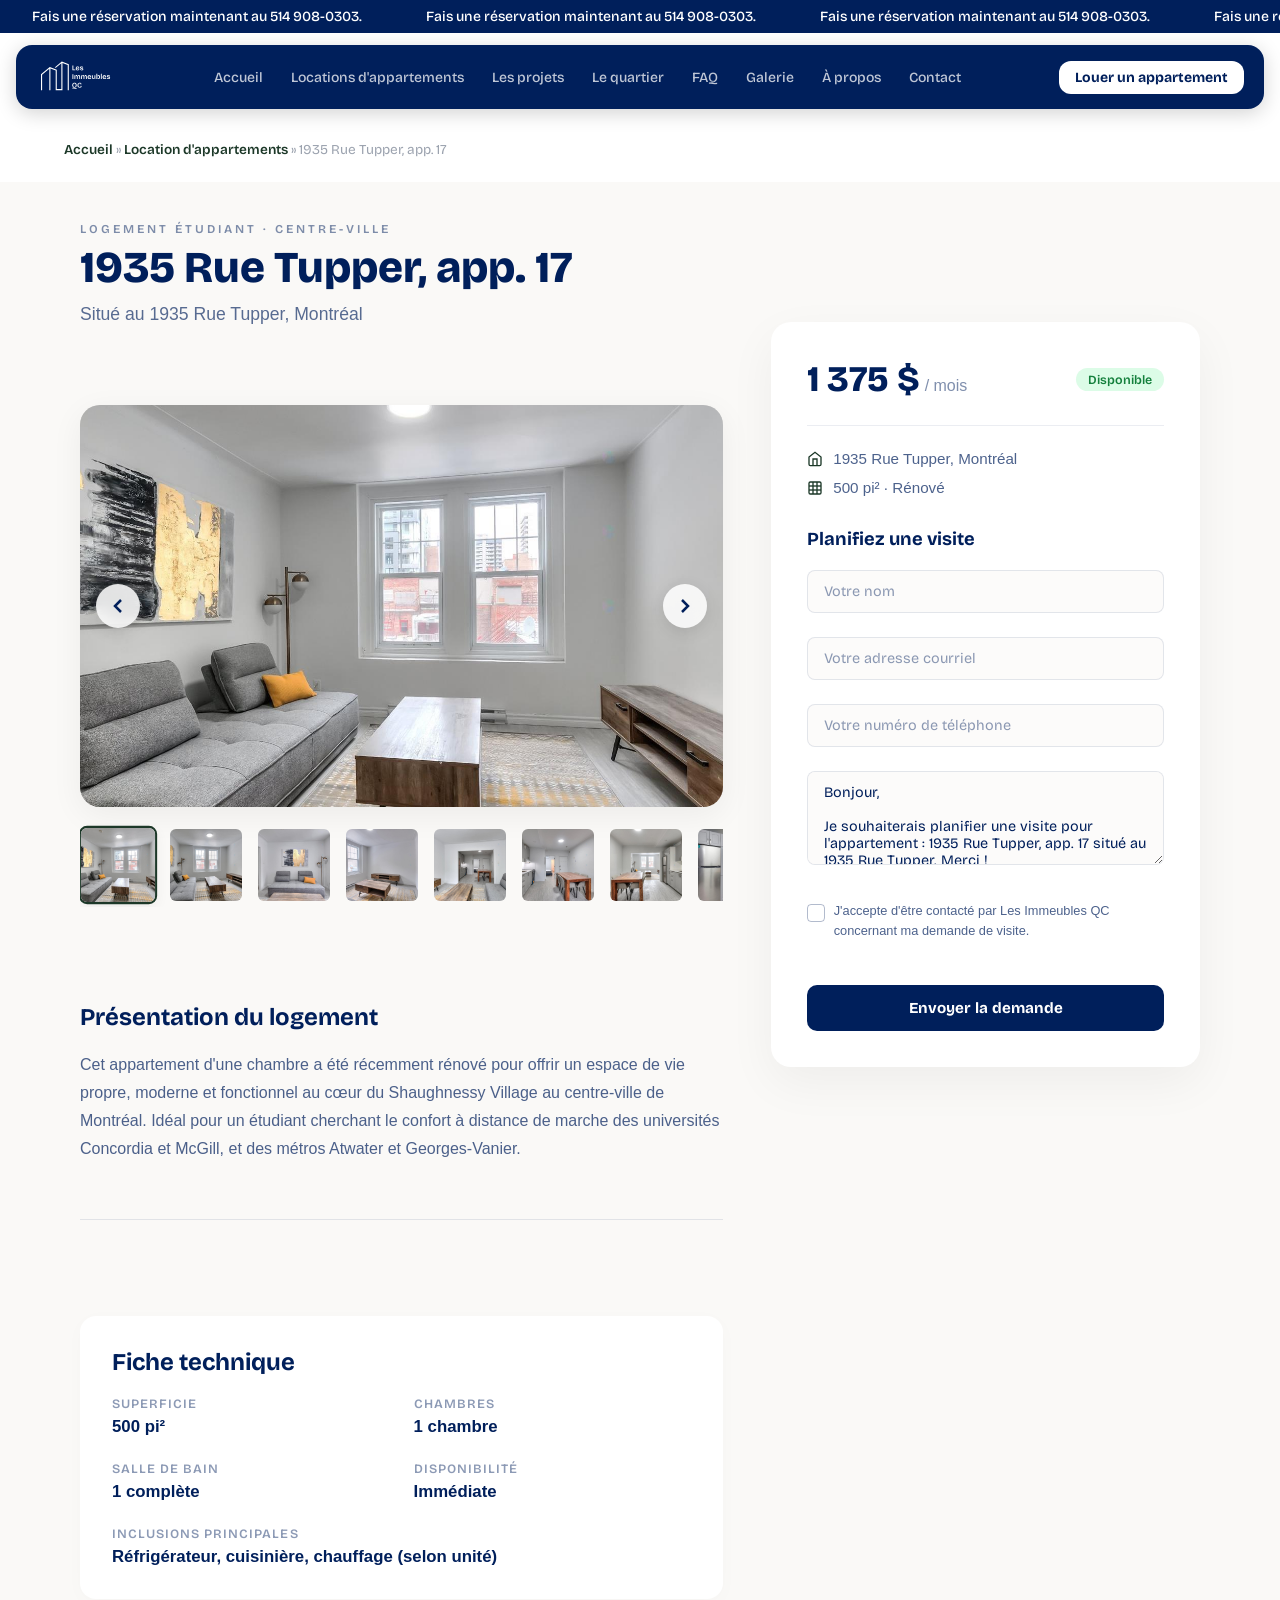
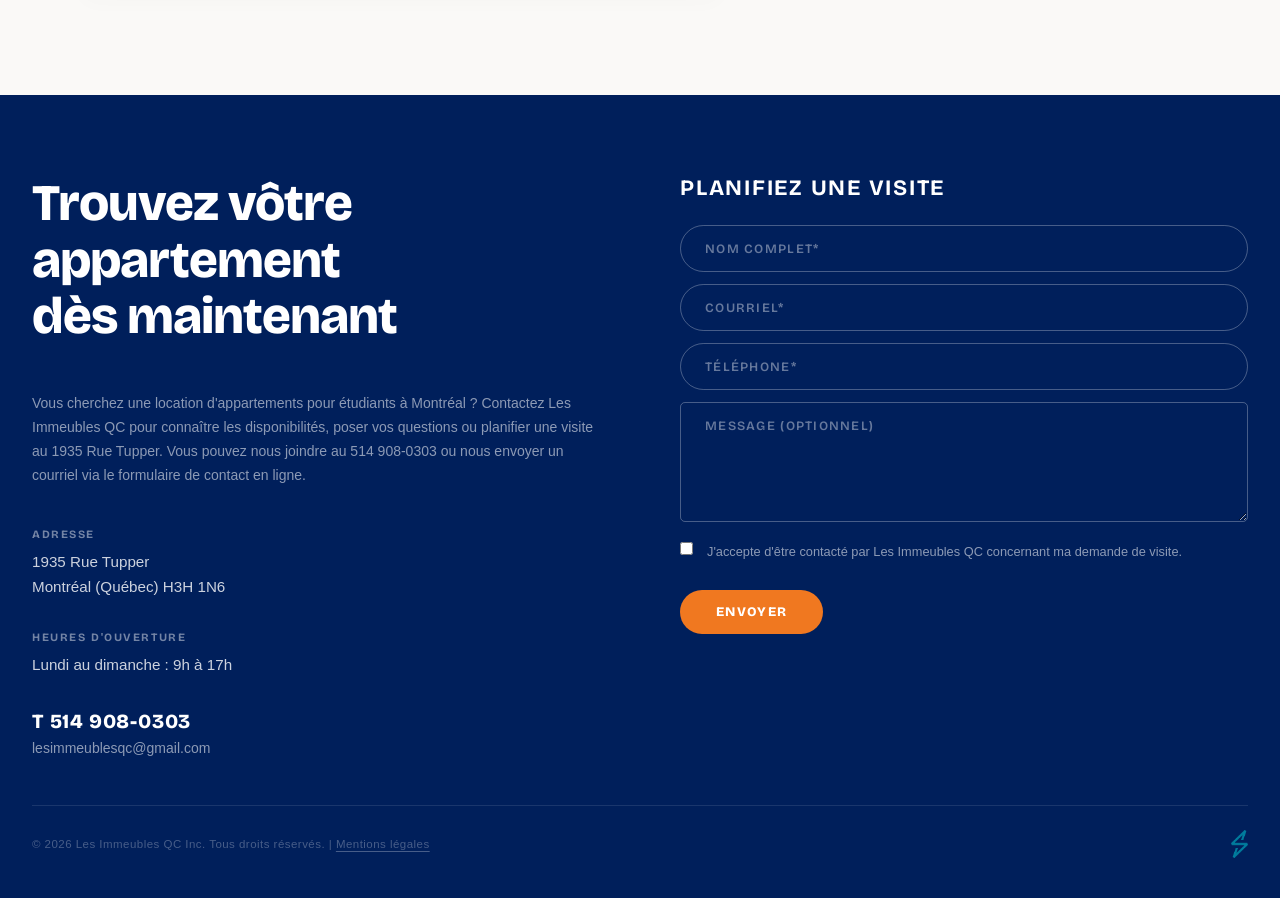
<file: 1935-rue-tupper-17.html>
<!DOCTYPE html>
<html lang="fr">
<head>
  <meta charset="UTF-8" />
  <meta name="viewport" content="width=device-width, initial-scale=1.0" />
  <title>1935 Rue Tupper, app. 17 — Les Immeubles QC</title>
  <link rel="preconnect" href="https://fonts.googleapis.com" />
  <link rel="preconnect" href="https://fonts.gstatic.com" crossorigin />
  <link href="https://fonts.googleapis.com/css2?family=Bricolage+Grotesque:opsz,wght@12..96,400;12..96,500;12..96,600;12..96,700;12..96,800&display=swap" rel="stylesheet" />
  <link rel="stylesheet" href="style.css" />
</head>
<body>

  <div id="navbar-placeholder">
    <div class="marquee-banner">
      <div class="marquee-track" id="marquee-track"></div>
    </div>

    <div class="navbar-wrap" id="navbar">
      <div class="navbar-card">

        <div class="navbar-top">
          <a href="index.html" class="logo">
            <img class="logo-img" src="assets/Logo_blanc_nav.svg" alt="Les Immeubles QC" />
          </a>

          <nav class="nav-links" id="nav-links"></nav>

          <a href="location-appartements-etudiants-montreal.html" class="nav-cta">Louer un appartement</a>

          <button class="hamburger" id="hamburger" aria-label="Menu">
            <span></span><span></span><span></span>
          </button>
        </div>

        <div class="dropdown-panel" id="dropdown-panel">
          <div class="dropdown-inner" id="dropdown-inner"></div>
        </div>

      </div>

      <div class="mobile-menu" id="mobile-menu">
        <div class="mobile-menu-inner" id="mobile-menu-inner"></div>
      </div>

    </div>
  </div>


  <!-- ── Breadcrumbs ── -->
  <div class="site-breadcrumbs" style="background: #ffffff; padding-top: 24px; padding-bottom: 24px;">
    <a href="index.html">Accueil</a> <span class="separator">»</span> <a href="location-appartements-etudiants-montreal.html">Location d'appartements</a> <span class="separator">»</span> <span class="last">1935 Rue Tupper, app. 17</span>
  </div>

  <main class="single-apt-container">
    <div class="single-apt-grid">
      
      <!-- Header Info -->
      <div class="apt-detail-header">
          <span class="apt-detail-eyebrow">Logement étudiant · Centre-ville</span>
          <h1 class="apt-detail-title">1935 Rue Tupper, app. 17</h1>
          <p class="apt-detail-subtitle">Situé au 1935 Rue Tupper, Montréal</p>
        </div>

        <!-- Image Showcase -->
        <div class="apt-showcase">
          <div class="apt-showcase-main-wrap">
            <button class="apt-main-nav prev" onclick="singleShowcasePrev()" aria-label="Image précédente">
              <svg width="24" height="24" viewBox="0 0 24 24" fill="none" stroke="currentColor" stroke-width="2.5"><polyline points="15 18 9 12 15 6"/></svg>
            </button>
            <img class="apt-showcase-main" id="single-showcase-main" src="assets/tupper17/tupper17_photo_1.jpg" alt="Intérieur de l'appartement 1935 Rue Tupper, app. 17 — Les Immeubles QC">
            <button class="apt-main-nav next" onclick="singleShowcaseNext()" aria-label="Image suivante">
              <svg width="24" height="24" viewBox="0 0 24 24" fill="none" stroke="currentColor" stroke-width="2.5"><polyline points="9 18 15 12 9 6"/></svg>
            </button>
          </div>
          
          <div class="apt-showcase-thumbs-outer">
            <div class="apt-showcase-thumbs" id="thumbs-track">
              <button class="apt-showcase-thumb active" onclick="singleShowcaseGo(0)"><img src="assets/tupper17/tupper17_photo_1.jpg" alt="Miniature 1"></button>
              <button class="apt-showcase-thumb" onclick="singleShowcaseGo(1)"><img src="assets/tupper17/tupper17_photo_2.jpg" alt="Miniature 2"></button>
              <button class="apt-showcase-thumb" onclick="singleShowcaseGo(2)"><img src="assets/tupper17/tupper17_photo_3.jpg" alt="Miniature 3"></button>
              <button class="apt-showcase-thumb" onclick="singleShowcaseGo(3)"><img src="assets/tupper17/tupper17_photo_4.jpg" alt="Miniature 4"></button>
              <button class="apt-showcase-thumb" onclick="singleShowcaseGo(4)"><img src="assets/tupper17/tupper17_photo_5.jpg" alt="Miniature 5"></button>
              <button class="apt-showcase-thumb" onclick="singleShowcaseGo(5)"><img src="assets/tupper17/tupper17_photo_6.jpg" alt="Miniature 6"></button>
              <button class="apt-showcase-thumb" onclick="singleShowcaseGo(6)"><img src="assets/tupper17/tupper17_photo_7.jpg" alt="Miniature 7"></button>
              <button class="apt-showcase-thumb" onclick="singleShowcaseGo(7)"><img src="assets/tupper17/tupper17_photo_8.jpg" alt="Miniature 8"></button>
              <button class="apt-showcase-thumb" onclick="singleShowcaseGo(8)"><img src="assets/tupper17/tupper17_photo_9.jpg" alt="Miniature 9"></button>
              <button class="apt-showcase-thumb" onclick="singleShowcaseGo(9)"><img src="assets/tupper17/tupper17_photo_10.jpg" alt="Miniature 10"></button>
              <button class="apt-showcase-thumb" onclick="singleShowcaseGo(10)"><img src="assets/tupper17/tupper17_photo_11.jpg" alt="Miniature 11"></button>
              <button class="apt-showcase-thumb" onclick="singleShowcaseGo(11)"><img src="assets/tupper17/tupper17_photo_12.jpg" alt="Miniature 12"></button>
              <button class="apt-showcase-thumb" onclick="singleShowcaseGo(12)"><img src="assets/tupper17/tupper17_photo_13.jpg" alt="Miniature 13"></button>
              <button class="apt-showcase-thumb" onclick="singleShowcaseGo(13)"><img src="assets/tupper17/tupper17_photo_14.jpg" alt="Miniature 14"></button>
            </div>
          </div>
        </div>

        <!-- Description / Rich Text -->
        <div class="apt-rich-description">
          <h2 class="apt-section-title">Présentation du logement</h2>
          <div class="apt-editor-content">
            <p>Cet appartement d'une chambre a été récemment rénové pour offrir un espace de vie propre, moderne et fonctionnel au cœur du Shaughnessy Village au centre-ville de Montréal. Idéal pour un étudiant cherchant le confort à distance de marche des universités Concordia et McGill, et des métros Atwater et Georges-Vanier.</p>
          </div>
        </div>

        <!-- Specifications -->
        <div class="apt-specs-section">
          <h2 class="apt-section-title">Fiche technique</h2>
          <div class="apt-specs-grid">
            <div class="apt-spec-item">
              <span class="apt-spec-label">Superficie</span>
              <span class="apt-spec-val">500 pi²</span>
            </div>
            <div class="apt-spec-item">
              <span class="apt-spec-label">Chambres</span>
              <span class="apt-spec-val">1 chambre</span>
            </div>
            <div class="apt-spec-item">
              <span class="apt-spec-label">Salle de bain</span>
              <span class="apt-spec-val">1 complète</span>
            </div>
            <div class="apt-spec-item">
              <span class="apt-spec-label">Disponibilité</span>
              <span class="apt-spec-val">Immédiate</span>
            </div>
            <div class="apt-spec-item" style="grid-column: span 2;">
              <span class="apt-spec-label">Inclusions principales</span>
              <span class="apt-spec-val">Réfrigérateur, cuisinière, chauffage (selon unité)</span>
            </div>
          </div>
        </div>

      <!-- ── Right Column: Sticky Pricing & Inquiry ── -->
      <div class="single-apt-right">
        <div class="apt-sidebar-card">
          
          <!-- Pricing Row -->
          <div class="apt-sidebar-price-row">
            <div>
              <span class="apt-sidebar-price">1 375 $</span>
              <span class="apt-sidebar-period">/ mois</span>
            </div>
            <span class="statut-badge statut-dispo">Disponible</span>
          </div>

          <div class="apt-sidebar-divider"></div>

          <!-- Mini Details list -->
          <ul class="apt-sidebar-details">
            <li>
              <svg width="16" height="16" viewBox="0 0 24 24" fill="none" stroke="currentColor" stroke-width="2"><path d="M3 9l9-7 9 7v11a2 2 0 0 1-2 2H5a2 2 0 0 1-2-2z"/><polyline points="9 22 9 12 15 12 15 22"/></svg>
              1935 Rue Tupper, Montréal
            </li>
            <li>
              <svg width="16" height="16" viewBox="0 0 24 24" fill="none" stroke="currentColor" stroke-width="2"><rect x="3" y="3" width="18" height="18" rx="2" ry="2"/><line x1="9" y1="3" x2="9" y2="21"/><line x1="15" y1="3" x2="15" y2="21"/><line x1="3" y1="9" x2="21" y2="9"/><line x1="3" y1="15" x2="21" y2="15"/></svg>
              500 pi² · Rénové
            </li>
          </ul>

          <!-- Contact Form Wrapper -->
          <div class="apt-sidebar-form-wrap">
            <h3 class="apt-sidebar-form-title">Planifiez une visite</h3>
            
            <!-- Static Form representation mimicking CF7 -->
            <form action="#" method="post" class="wpcf7-form">
              <div class="wpcf7-form-control-wrap">
                <input type="text" name="your-name" placeholder="Votre nom" class="wpcf7-form-control" />
              </div>
              <div class="wpcf7-form-control-wrap">
                <input type="email" name="your-email" placeholder="Votre adresse courriel" class="wpcf7-form-control" />
              </div>
              <div class="wpcf7-form-control-wrap">
                <input type="tel" name="your-tel" placeholder="Votre numéro de téléphone" class="wpcf7-form-control" />
              </div>
              <div class="wpcf7-form-control-wrap">
                <textarea name="your-message" rows="4" class="wpcf7-form-control"></textarea>
              </div>
              <div class="wpcf7-form-control-wrap acceptance-wrap">
                <label class="footer-checkbox-label">
                  <span class="footer-checkbox">
                    <input type="checkbox" name="acceptance" value="1" />
                  </span>
                  <span class="wpcf7-list-item-label">J'accepte d'être contacté par Les Immeubles QC concernant ma demande de visite.</span>
                </label>
              </div>
              <input type="submit" value="Envoyer la demande" class="wpcf7-submit" />
            </form>

          </div>

        </div>
      </div>

    </div>
  </main>

  <!-- ── CSS Styles specifically for single template ── -->
  <style>
  .single-apt-container {
    background: #faf9f7;
    padding: 2.5rem 1.5rem 6rem;
    min-height: 100vh;
    overflow-x: hidden;
  }

  .single-apt-grid {
    max-width: 70rem;
    margin: 0 auto;
    display: grid;
    grid-template-columns: 1fr;
    gap: 3rem;
    align-items: start;
  }

  .single-apt-grid > * {
    min-width: 0;
    max-width: 100%;
  }
  
  @media (min-width: 1024px) {
    .single-apt-grid {
      grid-template-columns: minmax(0, 60fr) minmax(0, 40fr);
      gap: 3rem;
      grid-template-areas:
        "header sidebar"
        "showcase sidebar"
        "description sidebar"
        "specs sidebar";
    }
  }
  
  .apt-detail-header {
    grid-area: header;
    margin-bottom: 2rem;
  }
  
  .apt-detail-eyebrow {
    font-size: 0.75rem;
    font-weight: 600;
    letter-spacing: 0.25em;
    text-transform: uppercase;
    color: rgba(0, 31, 91, 0.5);
    font-family: var(--font);
    display: block;
    margin-bottom: 0.5rem;
  }
  
  .apt-detail-title {
    font-family: var(--font);
    font-size: clamp(1.75rem, 4vw, 2.75rem);
    font-weight: 800;
    color: var(--navy);
    line-height: 1.1;
    margin-bottom: 0.75rem;
  }
  
  .apt-detail-subtitle {
    font-size: 1.1rem;
    color: rgba(0, 31, 91, 0.65);
    font-weight: 500;
  }
  
  /* Image Showcase */
  .apt-showcase {
    grid-area: showcase;
    max-width: 50rem;
    margin-bottom: 3rem;
  }
  
  .apt-showcase-main-wrap {
    position: relative;
    width: 100%;
    aspect-ratio: 8/5;
    border-radius: 1.25rem;
    overflow: hidden;
    margin-bottom: 1rem;
    background: #e6e4e0;
    box-shadow: 0 8px 32px rgba(0,0,0,0.06);
  }
  
  .apt-showcase-main {
    width: 100%;
    height: 100%;
    object-fit: cover;
    display: block;
    transition: opacity 0.2s ease-in-out;
  }
  
  /* Main Nav Chevrons */
  .apt-main-nav {
    position: absolute;
    top: 50%;
    transform: translateY(-50%);
    width: 44px;
    height: 44px;
    border-radius: 50%;
    background: rgba(255, 255, 255, 0.85);
    border: none;
    color: var(--navy);
    display: flex;
    align-items: center;
    justify-content: center;
    cursor: pointer;
    backdrop-filter: blur(8px);
    transition: background 0.2s, color 0.2s, transform 0.15s;
    box-shadow: 0 4px 16px rgba(0,0,0,0.1);
    z-index: 10;
  }
  
  .apt-main-nav:hover {
    background: white;
    color: var(--forest);
    transform: translateY(-50%) scale(1.05);
  }
  
  .apt-main-nav.prev { left: 1rem; }
  .apt-main-nav.next { right: 1rem; }
  
  /* Thumbs Area */
  .apt-showcase-thumbs-outer {
    display: flex;
    align-items: center;
    gap: 0.75rem;
    position: relative;
  }
  
  .apt-showcase-thumbs {
    display: flex;
    gap: 0.75rem;
    overflow-x: auto;
    scroll-behavior: smooth;
    padding: 0.25rem 0;
    /* Hide scrollbar */
    -ms-overflow-style: none;
    scrollbar-width: none;
  }
  .apt-showcase-thumbs::-webkit-scrollbar {
    display: none;
  }
  
  .apt-showcase-thumb {
    width: 4.75rem;
    height: 4.75rem;
    border-radius: 0.5rem;
    overflow: hidden;
    border: 2px solid transparent;
    cursor: pointer;
    padding: 0;
    flex-shrink: 0;
    background: none;
    transition: border-color 0.2s, transform 0.15s;
  }
  
  .apt-showcase-thumb:hover {
    transform: scale(1.03);
  }
  
  .apt-showcase-thumb.active {
    border-color: var(--forest);
    transform: scale(1.03);
    box-shadow: 0 4px 12px rgba(0, 0, 0, 0.05);
  }
  
  .apt-showcase-thumb img {
    width: 100%;
    height: 100%;
    object-fit: cover;
    display: block;
  }
  
  /* Thumbs Nav Chevrons */
  .apt-thumb-nav {
    width: 2rem;
    height: 2rem;
    border-radius: 50%;
    background: white;
    border: 1px solid rgba(0, 31, 91, 0.1);
    color: var(--navy);
    display: flex;
    align-items: center;
    justify-content: center;
    cursor: pointer;
    transition: border-color 0.2s, color 0.2s, transform 0.15s;
    box-shadow: 0 2px 6px rgba(0,0,0,0.04);
    flex-shrink: 0;
  }
  
  .apt-thumb-nav:hover {
    border-color: var(--forest);
    color: var(--forest);
    transform: scale(1.08);
  }
  
  /* Page Section Content */
  .apt-section-title {
    font-family: var(--font);
    font-size: 1.5rem;
    font-weight: 700;
    color: var(--navy);
    margin-bottom: 1.25rem;
  }
  
  .apt-rich-description {
    grid-area: description;
    margin-bottom: 3rem;
    border-bottom: 1px solid rgba(0, 31, 91, 0.1);
    padding-bottom: 2.5rem;
  }
  
  .apt-editor-content p {
    font-size: 1rem;
    color: rgba(0, 31, 91, 0.7);
    line-height: 1.75;
    margin-bottom: 1rem;
  }
  
  /* Specs Grid */
  .apt-specs-section {
    grid-area: specs;
    background: white;
    border-radius: 1rem;
    padding: 2rem;
    box-shadow: 0 4px 20px rgba(0, 0, 0, 0.02);
  }
  
  .apt-specs-grid {
    display: grid;
    grid-template-columns: 1fr 1fr;
    gap: 1.5rem;
  }
  
  .apt-spec-item {
    display: flex;
    flex-direction: column;
    gap: 0.375rem;
  }
  
  .apt-spec-label {
    font-size: 0.8rem;
    font-weight: 600;
    color: rgba(0, 31, 91, 0.45);
    text-transform: uppercase;
    letter-spacing: .08em;
    font-family: var(--font);
  }
  
  .apt-spec-val {
    font-size: 1.05rem;
    font-weight: 600;
    color: var(--navy);
  }
  
  /* Sticky Sidebar Column */
  .single-apt-right {
    grid-area: sidebar;
  }
  
  @media (min-width: 1024px) {
    .single-apt-right {
      position: sticky;
      top: 6.25rem;
      align-self: start;
    }
  }
  
  .apt-sidebar-card {
    background: white;
    border-radius: 1.25rem;
    padding: 2.25rem;
    box-shadow: 0 16px 48px rgba(0, 0, 0, 0.05);
  }
  
  .apt-sidebar-price-row {
    display: flex;
    justify-content: space-between;
    align-items: center;
  }
  
  .apt-sidebar-price {
    font-family: var(--font);
    font-size: 2.25rem;
    font-weight: 800;
    color: var(--navy);
  }
  
  .apt-sidebar-period {
    font-size: 1rem;
    color: rgba(0, 31, 91, 0.5);
    font-weight: 500;
  }
  
  .apt-sidebar-divider {
    height: 1px;
    background: rgba(0, 31, 91, 0.08);
    margin: 1.5rem 0;
  }

  .apt-sidebar-details {
    list-style: none;
    padding: 0;
    margin: 0 0 2rem 0;
    display: flex;
    flex-direction: column;
    gap: 0.75rem;
  }

  .apt-sidebar-details li {
    display: flex;
    align-items: center;
    gap: 0.625rem;
    font-size: 0.95rem;
    color: rgba(0, 31, 91, 0.7);
    font-weight: 500;
  }
  
  .apt-sidebar-details li svg {
    color: var(--forest);
  }
  
  /* Sidebar Contact Form custom inputs style */
  .apt-sidebar-form-title {
    font-family: var(--font);
    font-weight: 700;
    font-size: 1.15rem;
    color: var(--navy);
    margin-bottom: 20px;
  }
  
  .apt-sidebar-form-wrap .wpcf7-form-control-wrap {
    margin-bottom: 12px;
    display: block;
  }
  
  .apt-sidebar-form-wrap input[type="text"],
  .apt-sidebar-form-wrap input[type="email"],
  .apt-sidebar-form-wrap input[type="tel"],
  .apt-sidebar-form-wrap textarea {
    width: 100%;
    background: #fcfbfa;
    border: 1px solid rgba(0, 31, 91, 0.1);
    padding: 12px 16px;
    border-radius: 8px;
    font-family: var(--font);
    font-size: 0.9rem;
    color: var(--navy);
    transition: border-color 0.2s, background 0.2s;
  }
  
  .apt-sidebar-form-wrap input::placeholder,
  .apt-sidebar-form-wrap textarea::placeholder {
    color: rgba(0, 31, 91, 0.45);
  }
  
  .apt-sidebar-form-wrap .footer-checkbox-label,
  .apt-sidebar-form-wrap .wpcf7-list-item-label,
  .apt-sidebar-form-wrap .wpcf7-acceptance label,
  .apt-sidebar-form-wrap .wpcf7-not-valid-tip {
    color: rgba(0, 31, 91, 0.7) !important;
  }
  
  .apt-sidebar-form-wrap .wpcf7-not-valid-tip {
    font-size: 0.8rem;
    margin-top: 4px;
  }
  
  .apt-sidebar-form-wrap .footer-checkbox {
    border: none !important;
    background: transparent !important;
    border-radius: 0 !important;
    width: auto !important;
    height: auto !important;
  }
  
  .apt-sidebar-form-wrap .footer-checkbox input[type="checkbox"] {
    width: 18px !important;
    height: 18px !important;
    min-width: 18px !important;
    border: 1.5px solid rgba(0, 31, 91, 0.3) !important;
    border-radius: 4px !important;
    appearance: none !important;
    -webkit-appearance: none !important;
    cursor: pointer;
    margin-top: 2px;
    background: transparent;
    transition: background .2s, border-color .2s;
    position: relative;
    outline: none;
    display: inline-block;
    vertical-align: middle;
  }
  
  .apt-sidebar-form-wrap .footer-checkbox input[type="checkbox"]:checked {
    background: var(--forest) !important;
    border-color: var(--forest) !important;
  }
  
  .apt-sidebar-form-wrap .footer-checkbox input[type="checkbox"]:checked::after {
    content: '' !important;
    position: absolute !important;
    left: 5px !important;
    top: 1px !important;
    width: 5px !important;
    height: 9px !important;
    border: solid white !important;
    border-width: 0 2px 2px 0 !important;
    transform: rotate(45deg) !important;
  }
  
  .apt-sidebar-form-wrap input:focus,
  .apt-sidebar-form-wrap textarea:focus {
    outline: none;
    border-color: var(--forest);
    background: white;
  }
  
  .apt-sidebar-form-wrap input[type="submit"] {
    width: 100%;
    background: var(--navy);
    color: white;
    border: none;
    padding: 14px;
    border-radius: 10px;
    font-weight: 700;
    font-size: 0.95rem;
    font-family: var(--font);
    cursor: pointer;
    transition: background 0.2s, transform 0.15s;
    margin-top: 12px;
  }
  
  .apt-sidebar-form-wrap input[type="submit"]:hover {
    background: #002d80;
  }
  
  .apt-sidebar-form-wrap input[type="submit"]:active {
    transform: scale(.97);
  }

  /* ── Responsive ── */
  @media (max-width: 1023px) {
    .single-apt-container {
      padding: 1.5rem 1.25rem 4rem;
    }
    .single-apt-grid {
      gap: 2rem;
      grid-template-areas:
        "header"
        "sidebar"
        "showcase"
        "description"
        "specs";
    }
    .apt-detail-header   { margin-bottom: 0; }
    .apt-showcase        { max-width: 100%; margin-bottom: 0; }
    .apt-rich-description { margin-bottom: 2rem; }
    .single-apt-right    { grid-area: sidebar; }
  }

  @media (max-width: 767px) {
    .single-apt-container {
      padding: 0.75rem 1rem 3rem;
    }
    .single-apt-grid {
      gap: 1.25rem;
    }
    .apt-sidebar-card {
      padding: 1.25rem;
    }
    .apt-sidebar-price {
      font-size: 1.75rem;
    }
    .apt-specs-grid {
      grid-template-columns: 1fr;
      gap: 1rem;
    }
    .apt-section-title {
      font-size: 1.25rem;
      margin-bottom: 1rem;
    }
    .apt-showcase-main-wrap {
      border-radius: 0.75rem;
    }
    .apt-showcase-thumb {
      width: 3.5rem;
      height: 3.5rem;
    }
    .apt-main-nav {
      width: 2.5rem;
      height: 2.5rem;
    }
  }
  </style>
  
  <!-- ── JavaScript for Single Page Carousel & CF7 Prefill ── -->
  <script>
  const singlePhotos = [
    "assets/tupper17/tupper17_photo_1.jpg",
    "assets/tupper17/tupper17_photo_2.jpg",
    "assets/tupper17/tupper17_photo_3.jpg",
    "assets/tupper17/tupper17_photo_4.jpg",
    "assets/tupper17/tupper17_photo_5.jpg",
    "assets/tupper17/tupper17_photo_6.jpg",
    "assets/tupper17/tupper17_photo_7.jpg",
    "assets/tupper17/tupper17_photo_8.jpg",
    "assets/tupper17/tupper17_photo_9.jpg",
    "assets/tupper17/tupper17_photo_10.jpg",
    "assets/tupper17/tupper17_photo_11.jpg",
    "assets/tupper17/tupper17_photo_12.jpg",
    "assets/tupper17/tupper17_photo_13.jpg",
    "assets/tupper17/tupper17_photo_14.jpg"
  ];
  let singleIdx = 0;
  
  function singleShowcaseGo(idx) {
    const main = document.getElementById('single-showcase-main');
    if (!main) return;
    singleIdx = ((idx % singlePhotos.length) + singlePhotos.length) % singlePhotos.length;
    main.style.opacity = '0';
    setTimeout(() => {
      main.src = singlePhotos[singleIdx];
      main.style.opacity = '1';
    }, 180);
  
    const thumbs = document.querySelectorAll('.apt-showcase-thumb');
    thumbs.forEach((btn, i) => {
      btn.classList.toggle('active', i === singleIdx);
    });
  
    // Smoothly scroll active thumbnail into view/center inside track
    const activeThumb = thumbs[singleIdx];
    if (activeThumb) {
      activeThumb.scrollIntoView({ behavior: 'smooth', block: 'nearest', inline: 'center' });
    }
  }
  
  function singleShowcasePrev() {
    singleShowcaseGo(singleIdx - 1);
  }
  
  function singleShowcaseNext() {
    singleShowcaseGo(singleIdx + 1);
  }
  
  function singleShowcaseScrollThumbs(amount) {
    const track = document.getElementById('thumbs-track');
    if (track) {
      track.scrollBy({ left: amount, behavior: 'smooth' });
    }
  }
  
  document.addEventListener('DOMContentLoaded', function() {
    const messageField = document.querySelector('.apt-sidebar-form-wrap textarea[name="your-message"]');
    if (messageField) {
      messageField.value = "Bonjour,\n\nJe souhaiterais planifier une visite pour l'appartement : 1935 Rue Tupper, app. 17 situé au 1935 Rue Tupper. Merci !";
    }
  });
  </script>

  <div id="footer-placeholder">
    <footer class="footer-section" id="footer">
      <div class="footer-inner">

        <div class="footer-left">
          <h2 class="footer-heading">Trouvez vôtre<br>appartement<br>dès maintenant</h2>
          <p class="footer-desc">Vous cherchez une location d'appartements pour étudiants à Montréal ? Contactez Les Immeubles QC pour connaître les disponibilités, poser vos questions ou planifier une visite au 1935 Rue Tupper. Vous pouvez nous joindre au 514 908-0303 ou nous envoyer un courriel via le formulaire de contact en ligne.</p>
          <div class="footer-info-blocks">

            <div class="footer-info-block">
              <p class="footer-info-label">Adresse</p>
              <p class="footer-info-val">1935 Rue Tupper<br>Montréal (Québec) H3H 1N6</p>
            </div>

            <div class="footer-info-block">
              <p class="footer-info-label">Heures d'ouverture</p>
              <p class="footer-info-val">Lundi au dimanche : 9h à 17h</p>
            </div>

            <div class="footer-info-block">
              <a href="tel:5149080303" class="footer-phone">T 514 908-0303</a>
              <a href="mailto:lesimmeublesqc@gmail.com" class="footer-email">lesimmeublesqc@gmail.com</a>
            </div>

          </div>
        </div>

        <div class="footer-right">
          <h3 class="footer-form-heading">Planifiez une visite</h3>
          <form class="footer-form" id="footer-form">
            <input class="footer-input" type="text" placeholder="NOM COMPLET*" required />
            <input class="footer-input" type="email" placeholder="COURRIEL*" required />
            <input class="footer-input" type="tel" placeholder="TÉLÉPHONE*" required />
            <textarea class="footer-input" placeholder="MESSAGE (OPTIONNEL)"></textarea>
            <label class="footer-checkbox-label">
              <input class="footer-checkbox" type="checkbox" required />
              <span>J'accepte d'être contacté par Les Immeubles QC concernant ma demande de visite.</span>
            </label>
            <button class="footer-submit" type="submit">Envoyer</button>
            <p class="footer-success" id="footer-success">Merci ! Nous vous contacterons sous peu.</p>
          </form>
        </div>

      </div>

      <div class="footer-bottom">
        <p>© 2026 Les Immeubles QC Inc. Tous droits réservés. | <a href="mentions-legales.html" class="footer-legal-link">Mentions légales</a></p>
        <img src="assets/Shorkut_symbole_RGB.webp" alt="Shortkut" class="footer-shortkut-logo" />
      </div>
    </footer>
  </div>

  <script src="main.js"></script>

</body>
</html>
</file>
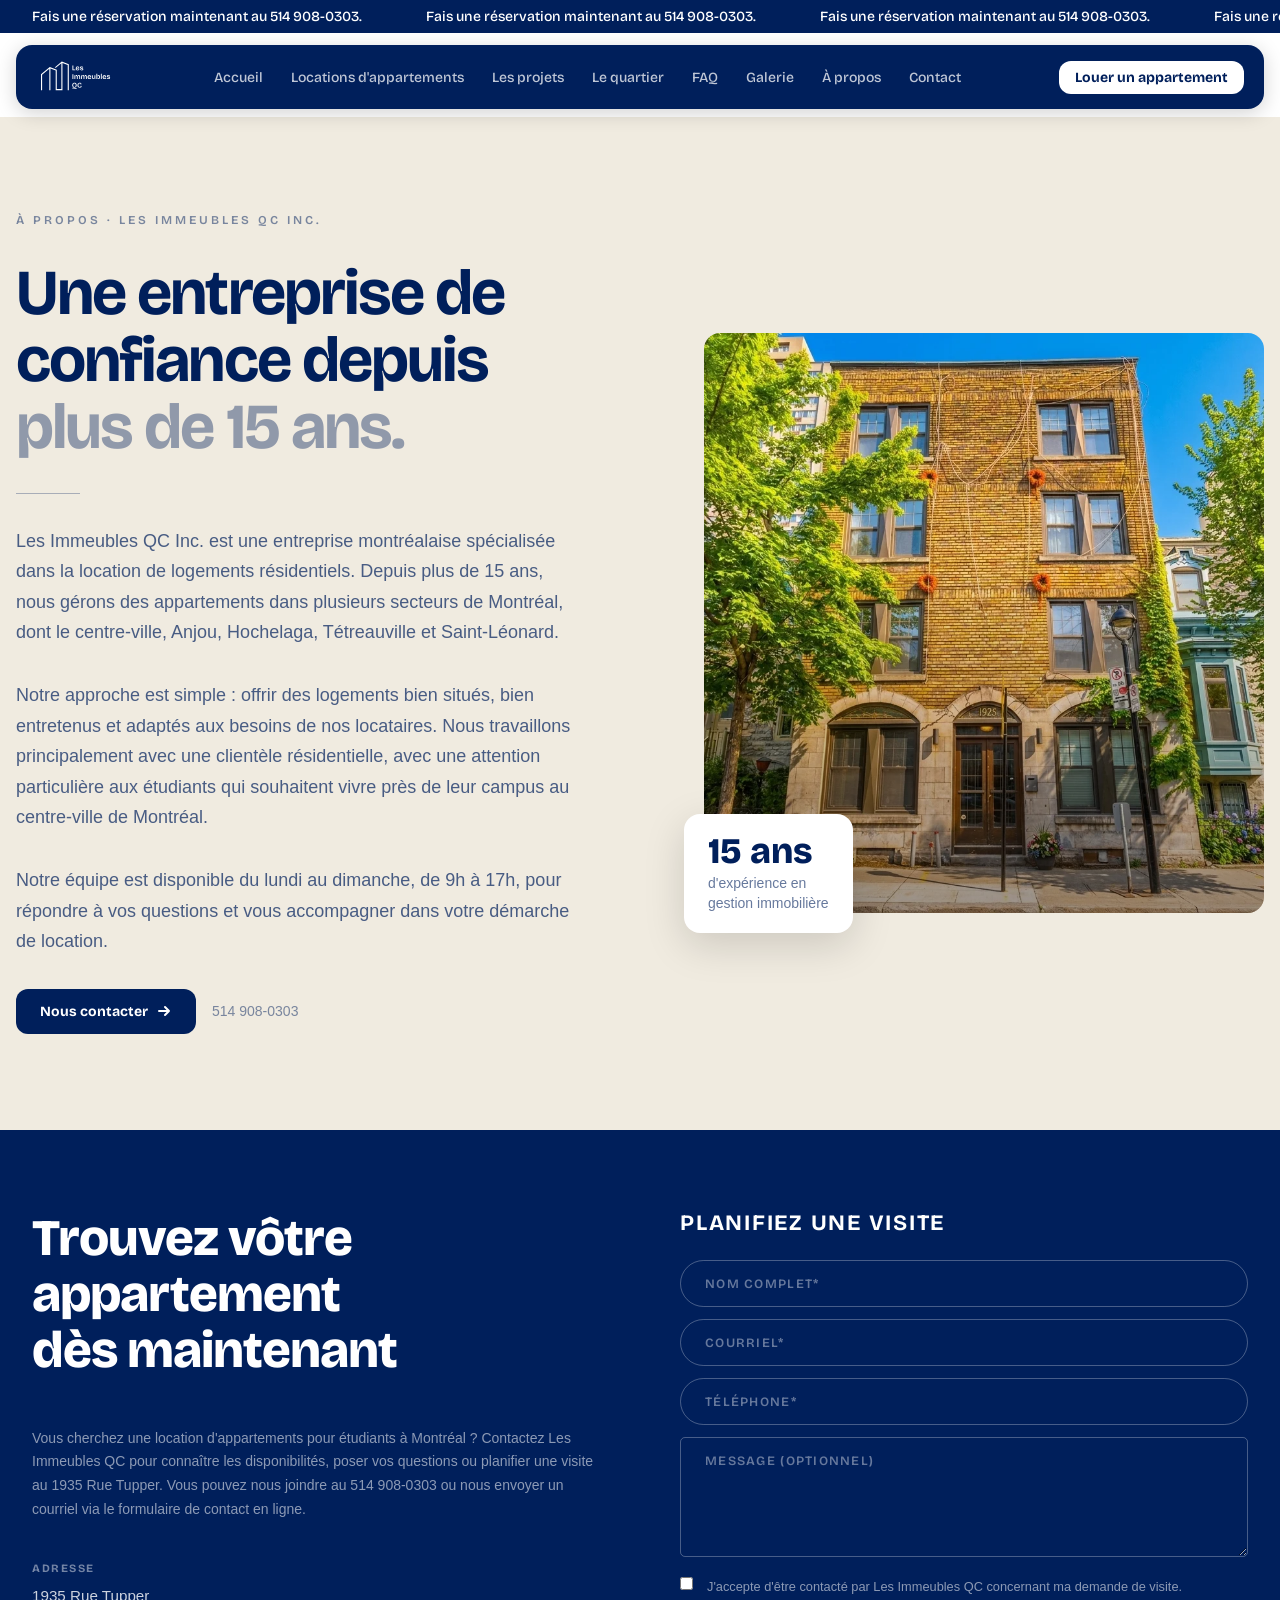
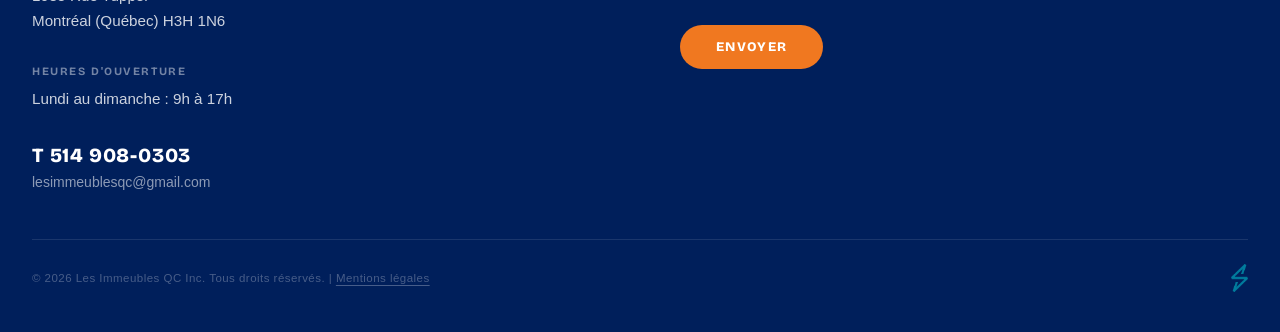
<file: apropos.html>
<!DOCTYPE html>
<html lang="fr">
<head>
  <meta charset="UTF-8" />
  <meta name="viewport" content="width=device-width, initial-scale=1.0" />
  <title>À propos — Les Immeubles QC</title>
  <link rel="preconnect" href="https://fonts.googleapis.com" />
  <link rel="preconnect" href="https://fonts.gstatic.com" crossorigin />
  <link href="https://fonts.googleapis.com/css2?family=Bricolage+Grotesque:opsz,wght@12..96,400;12..96,500;12..96,600;12..96,700;12..96,800&display=swap" rel="stylesheet" />
  <link rel="stylesheet" href="style.css" />
</head>
<body>

  <div id="navbar-placeholder">
    <div class="marquee-banner">
      <div class="marquee-track" id="marquee-track"></div>
    </div>

    <div class="navbar-wrap" id="navbar">
      <div class="navbar-card">

        <div class="navbar-top">
          <a href="index.html" class="logo">
            <img class="logo-img" src="assets/Logo_blanc_nav.svg" alt="Les Immeubles QC" />
          </a>

          <nav class="nav-links" id="nav-links"></nav>

          <a href="location-appartements-etudiants-montreal.html" class="nav-cta">Louer un appartement</a>

          <button class="hamburger" id="hamburger" aria-label="Menu">
            <span></span><span></span><span></span>
          </button>
        </div>

        <div class="dropdown-panel" id="dropdown-panel">
          <div class="dropdown-inner" id="dropdown-inner"></div>
        </div>

      </div>

      <div class="mobile-menu" id="mobile-menu">
        <div class="mobile-menu-inner" id="mobile-menu-inner"></div>
      </div>

    </div>
  </div>


  <main id="primary-content">

  <!-- ── Main Content ── -->
  <section class="intro-section">
    <div class="intro-inner">

      <div style="display:flex;flex-direction:column;gap:32px;">
        <span class="intro-eyebrow">À propos · Les Immeubles QC Inc.</span>
        <div>
          <h1 class="intro-title">Une entreprise de<br>confiance depuis</h1>
          <h2 class="intro-title intro-title-dim">plus de 15 ans.</h2>
        </div>
        <div class="intro-divider"></div>
        <p class="intro-body">
          Les Immeubles QC Inc. est une entreprise montréalaise spécialisée dans la location de logements résidentiels. Depuis plus de 15 ans, nous gérons des appartements dans plusieurs secteurs de Montréal, dont le centre-ville, Anjou, Hochelaga, Tétreauville et Saint-Léonard.
        </p>
        <p class="intro-body">
          Notre approche est simple : offrir des logements bien situés, bien entretenus et adaptés aux besoins de nos locataires. Nous travaillons principalement avec une clientèle résidentielle, avec une attention particulière aux étudiants qui souhaitent vivre près de leur campus au centre-ville de Montréal.
        </p>
        <p class="intro-body">
          Notre équipe est disponible du lundi au dimanche, de 9h à 17h, pour répondre à vos questions et vous accompagner dans votre démarche de location.
        </p>
        <div class="intro-cta-row">
          <button class="intro-cta-btn" onclick="document.getElementById('footer').scrollIntoView({behavior:'smooth'})">
            Nous contacter
            <svg width="16" height="16" viewBox="0 0 16 16" fill="none" stroke="currentColor" stroke-width="2"><path d="M3 8h10M9 4l4 4-4 4" stroke-linecap="round" stroke-linejoin="round"/></svg>
          </button>
          <span class="intro-cta-addr">514 908-0303</span>
        </div>
      </div>

      <div class="intro-img-col">
        <div class="intro-img-wrap">
          <img class="intro-img" src="assets/hero.webp" alt="Appartements Les Immeubles QC à Montréal" />
          <div class="intro-img-overlay"></div>
        </div>
        <div class="intro-badge">
          <p class="intro-badge-num">15 ans</p>
          <p class="intro-badge-label">d'expérience en<br>gestion immobilière</p>
        </div>
      </div>

    </div>
  </section>

  </main>

  <div id="footer-placeholder">
    <footer class="footer-section" id="footer">
      <div class="footer-inner">

        <div class="footer-left">
          <h2 class="footer-heading">Trouvez vôtre<br>appartement<br>dès maintenant</h2>
          <p class="footer-desc">Vous cherchez une location d'appartements pour étudiants à Montréal ? Contactez Les Immeubles QC pour connaître les disponibilités, poser vos questions ou planifier une visite au 1935 Rue Tupper. Vous pouvez nous joindre au 514 908-0303 ou nous envoyer un courriel via le formulaire de contact en ligne.</p>
          <div class="footer-info-blocks">

            <div class="footer-info-block">
              <p class="footer-info-label">Adresse</p>
              <p class="footer-info-val">1935 Rue Tupper<br>Montréal (Québec) H3H 1N6</p>
            </div>

            <div class="footer-info-block">
              <p class="footer-info-label">Heures d'ouverture</p>
              <p class="footer-info-val">Lundi au dimanche : 9h à 17h</p>
            </div>

            <div class="footer-info-block">
              <a href="tel:5149080303" class="footer-phone">T 514 908-0303</a>
              <a href="mailto:lesimmeublesqc@gmail.com" class="footer-email">lesimmeublesqc@gmail.com</a>
            </div>

          </div>
        </div>

        <div class="footer-right">
          <h3 class="footer-form-heading">Planifiez une visite</h3>
          <form class="footer-form" id="footer-form">
            <input class="footer-input" type="text" placeholder="NOM COMPLET*" required />
            <input class="footer-input" type="email" placeholder="COURRIEL*" required />
            <input class="footer-input" type="tel" placeholder="TÉLÉPHONE*" required />
            <textarea class="footer-input" placeholder="MESSAGE (OPTIONNEL)"></textarea>
            <label class="footer-checkbox-label">
              <input class="footer-checkbox" type="checkbox" required />
              <span>J'accepte d'être contacté par Les Immeubles QC concernant ma demande de visite.</span>
            </label>
            <button class="footer-submit" type="submit">Envoyer</button>
            <p class="footer-success" id="footer-success">Merci ! Nous vous contacterons sous peu.</p>
          </form>
        </div>

      </div>

      <div class="footer-bottom">
        <p>© 2026 Les Immeubles QC Inc. Tous droits réservés. | <a href="mentions-legales.html" class="footer-legal-link">Mentions légales</a></p>
        <img src="assets/Shorkut_symbole_RGB.webp" alt="Shortkut" class="footer-shortkut-logo" />
      </div>
    </footer>
  </div>


  <script src="main.js"></script>
</body>
</html>
</file>
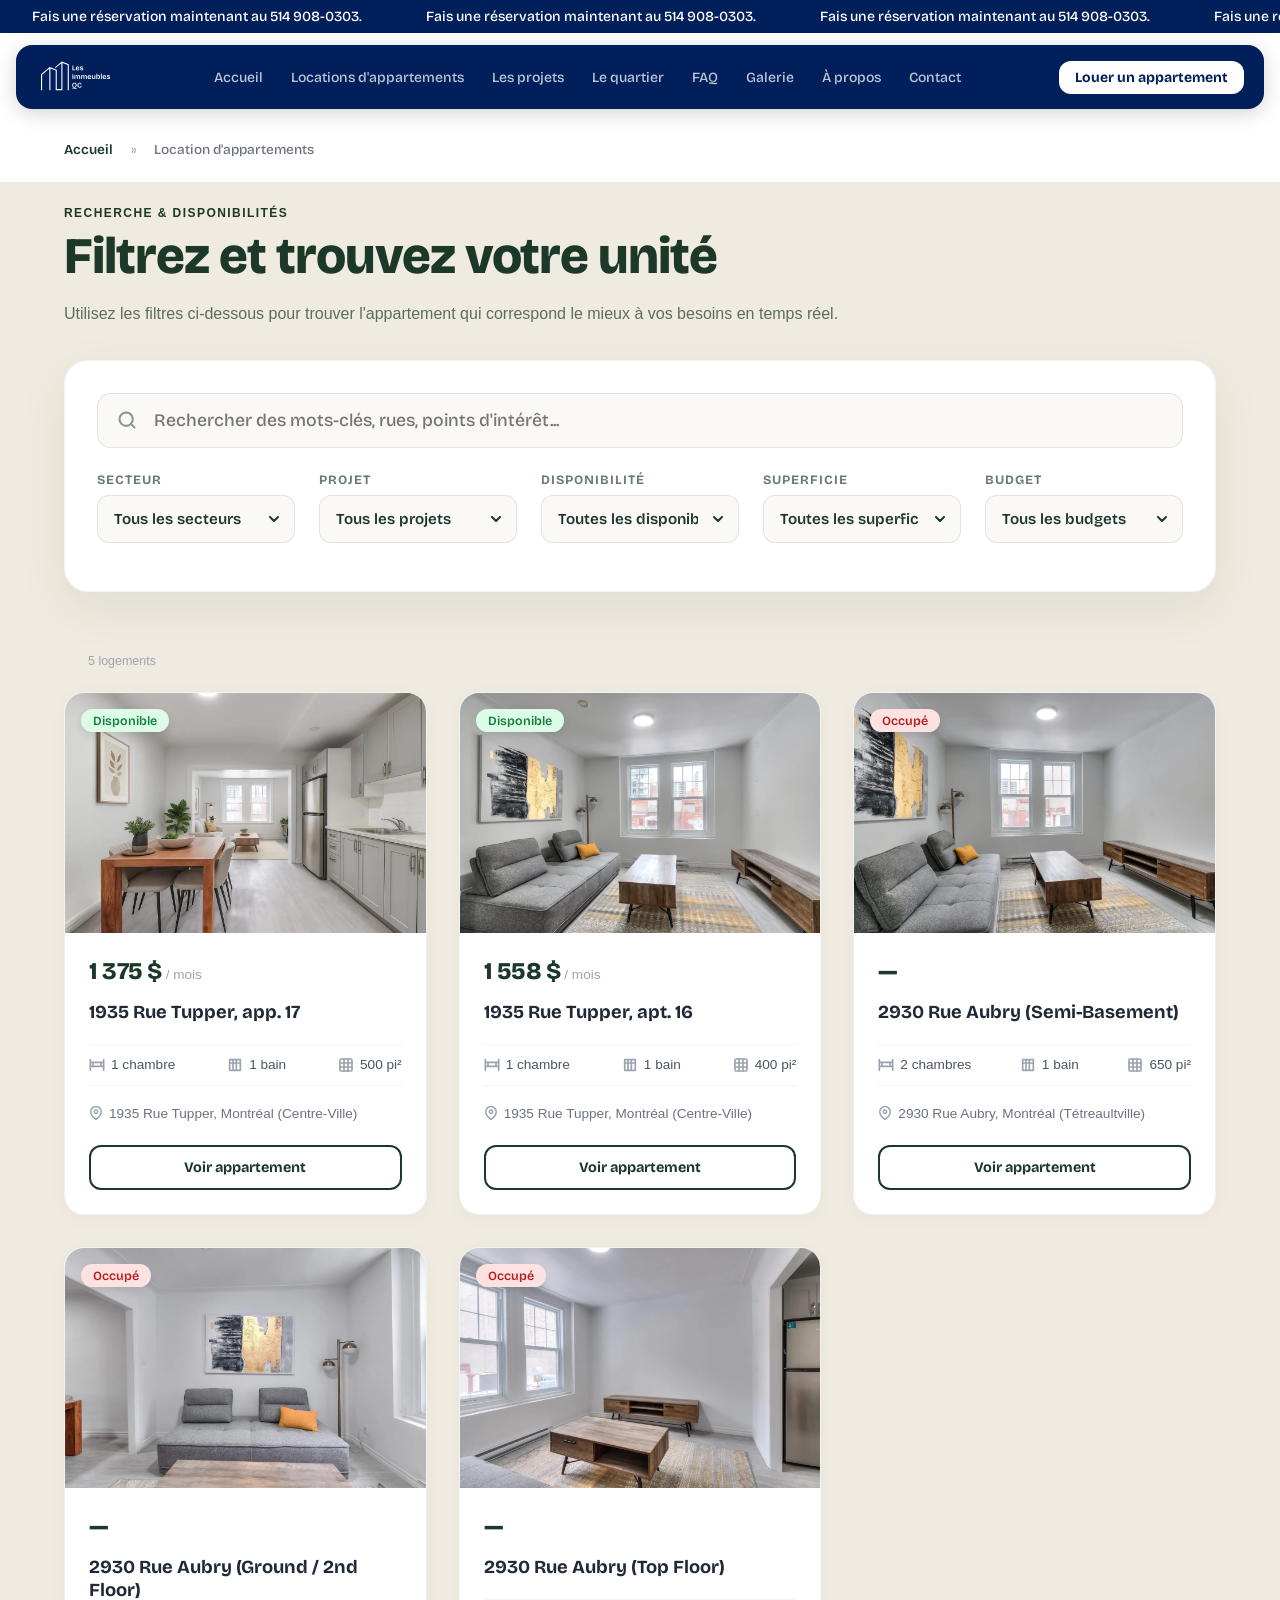
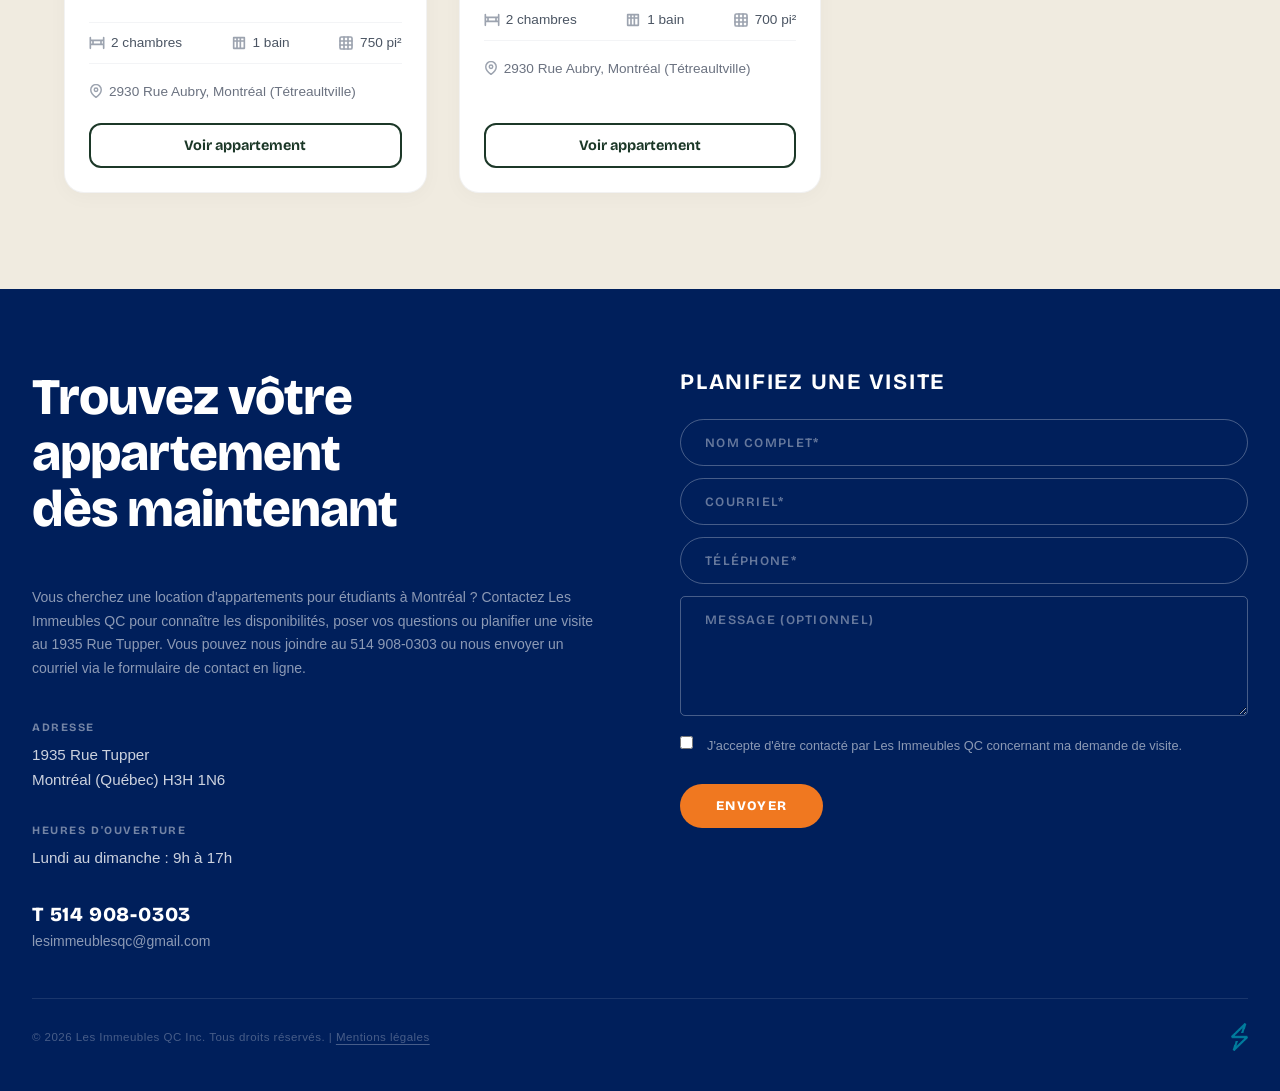
<file: location-appartements-etudiants-montreal.html>
<!DOCTYPE html>
<html lang="fr">
<head>
  <meta charset="UTF-8" />
  <meta name="viewport" content="width=device-width, initial-scale=1.0" />
  <title>Location d'appartements étudiants à Montréal — Les Immeubles QC</title>
  <link rel="preconnect" href="https://fonts.googleapis.com" />
  <link rel="preconnect" href="https://fonts.gstatic.com" crossorigin />
  <link href="https://fonts.googleapis.com/css2?family=Bricolage+Grotesque:opsz,wght@12..96,400;12..96,500;12..96,600;12..96,700;12..96,800&display=swap" rel="stylesheet" />
  <link rel="stylesheet" href="style.css" />
</head>
<body>

  <div id="navbar-placeholder">
    <div class="marquee-banner">
      <div class="marquee-track" id="marquee-track"></div>
    </div>

    <div class="navbar-wrap" id="navbar">
      <div class="navbar-card">

        <div class="navbar-top">
          <a href="index.html" class="logo">
            <img class="logo-img" src="assets/Logo_blanc_nav.svg" alt="Les Immeubles QC" />
          </a>

          <nav class="nav-links" id="nav-links"></nav>

          <a href="location-appartements-etudiants-montreal.html" class="nav-cta">Louer un appartement</a>

          <button class="hamburger" id="hamburger" aria-label="Menu">
            <span></span><span></span><span></span>
          </button>
        </div>

        <div class="dropdown-panel" id="dropdown-panel">
          <div class="dropdown-inner" id="dropdown-inner"></div>
        </div>

      </div>

      <div class="mobile-menu" id="mobile-menu">
        <div class="mobile-menu-inner" id="mobile-menu-inner"></div>
      </div>

    </div>
  </div>

  <main id="primary-content">



  <!-- ── Breadcrumbs ── -->
  <div class="site-breadcrumbs">
    <span><a href="index.html">Accueil</a> » <span class="breadcrumb_last">Location d'appartements</span></span>
  </div>

  <!-- ── Listings Section ── -->
  <section class="apt-section" id="listings-section" style="padding-top: 24px;">
    <div class="apt-inner">
      <div class="apt-heading" style="margin-bottom: 32px;">
        <p class="apt-eyebrow">Recherche & Disponibilités</p>
        <h2 class="apt-title">Filtrez et trouvez votre unité</h2>
        <p class="apt-desc">Utilisez les filtres ci-dessous pour trouver l'appartement qui correspond le mieux à vos besoins en temps réel.</p>
      </div>

      <!-- Identical Search Bar -->
      <div class="search-bar-container" style="margin-bottom: 48px;">
        <form class="search-bar-form" id="listings-search-form" onsubmit="event.preventDefault();">
          
          <!-- Text Search Input -->
          <div class="search-input-group">
            <div class="search-input-wrap">
              <svg class="search-input-icon" width="20" height="20" viewBox="0 0 24 24" fill="none" stroke="currentColor" stroke-width="2.5" stroke-linecap="round" stroke-linejoin="round"><circle cx="11" cy="11" r="8"/><line x1="21" y1="21" x2="16.65" y2="16.65"/></svg>
              <input type="text" id="search-text" class="search-input-field" placeholder="Rechercher des mots-clés, rues, points d'intérêt..." />
            </div>
          </div>

          <div class="search-filters-grid">
            
            <!-- Secteur -->
            <div class="search-filter-group">
              <label for="filter-secteur" class="search-filter-label">Secteur</label>
              <div class="search-select-wrap">
                <select id="filter-secteur" class="search-select">
                  <option value="">Tous les secteurs</option>
                  <option value="centre-ville">Montréal Centre-Ville</option>
                  <option value="tetreaultville">Tétreaultville</option>
                  <option value="anjou">Anjou</option>
                  <option value="hochelaga">Hochelaga</option>
                  <option value="saint-leonard">Saint-Léonard</option>
                </select>
              </div>
            </div>

            <!-- Projet -->
            <div class="search-filter-group">
              <label for="filter-projet" class="search-filter-label">Projet</label>
              <div class="search-select-wrap">
                <select id="filter-projet" class="search-select">
                  <option value="">Tous les projets</option>
                  <option value="tupper">1935 Rue Tupper</option>
                  <option value="aubry">2930 Rue Aubry</option>
                  <option value="pigeon">7800 - 7802 Av. Pigeon</option>
                  <option value="anjou">8301 Boulevard des Galeries-d'Anjou</option>
                </select>
              </div>
            </div>

            <!-- Disponibilité -->
            <div class="search-filter-group">
              <label for="filter-disponibilite" class="search-filter-label">Disponibilité</label>
              <div class="search-select-wrap">
                <select id="filter-disponibilite" class="search-select">
                  <option value="">Toutes les disponibilités</option>
                  <option value="disponible">Disponible</option>
                  <option value="occupe">Occupé</option>
                  <option value="reserve">Réservé</option>
                </select>
              </div>
            </div>

            <!-- Superficie -->
            <div class="search-filter-group">
              <label for="filter-superficie" class="search-filter-label">Superficie</label>
              <div class="search-select-wrap">
                <select id="filter-superficie" class="search-select">
                  <option value="">Toutes les superficies</option>
                  <option value="small">&lt; 400 pi²</option>
                  <option value="medium">400 - 500 pi²</option>
                  <option value="large">&gt; 500 pi²</option>
                </select>
              </div>
            </div>

            <!-- Prix -->
            <div class="search-filter-group">
              <label for="filter-prix" class="search-filter-label">Budget</label>
              <div class="search-select-wrap">
                <select id="filter-prix" class="search-select">
                  <option value="">Tous les budgets</option>
                  <option value="low">&lt; 1 400 $ / mois</option>
                  <option value="mid">1 400 $ - 1 600 $ / mois</option>
                  <option value="high">&gt; 1 600 $ / mois</option>
                </select>
              </div>
            </div>

          </div>

          <div class="search-submit-wrap" style="display: flex; gap: 12px; justify-content: flex-end; width: 100%; margin-top: 16px;">
            <button type="button" id="search-reset-btn" class="search-submit-btn" style="background: transparent; color: var(--forest); border: 2px solid var(--forest); display: none;">
              Réinitialiser
            </button>
          </div>
        </form>
      </div>

      <!-- Listings Grid -->
      <div class="rentals-grid-container">
        <div class="table-count" id="table-count" style="margin-bottom: 24px;">0 logement</div>
        <div class="rentals-grid" id="rentals-grid">
          <!-- Dynamically populated by main.js -->
        </div>
      </div>

    </div>
  </section>


  </main>

  <div id="footer-placeholder">
    <footer class="footer-section" id="footer">
      <div class="footer-inner">

        <div class="footer-left">
          <h2 class="footer-heading">Trouvez vôtre<br>appartement<br>dès maintenant</h2>
          <p class="footer-desc">Vous cherchez une location d'appartements pour étudiants à Montréal ? Contactez Les Immeubles QC pour connaître les disponibilités, poser vos questions ou planifier une visite au 1935 Rue Tupper. Vous pouvez nous joindre au 514 908-0303 ou nous envoyer un courriel via le formulaire de contact en ligne.</p>
          <div class="footer-info-blocks">

            <div class="footer-info-block">
              <p class="footer-info-label">Adresse</p>
              <p class="footer-info-val">1935 Rue Tupper<br>Montréal (Québec) H3H 1N6</p>
            </div>

            <div class="footer-info-block">
              <p class="footer-info-label">Heures d'ouverture</p>
              <p class="footer-info-val">Lundi au dimanche : 9h à 17h</p>
            </div>

            <div class="footer-info-block">
              <a href="tel:5149080303" class="footer-phone">T 514 908-0303</a>
              <a href="mailto:lesimmeublesqc@gmail.com" class="footer-email">lesimmeublesqc@gmail.com</a>
            </div>

          </div>
        </div>

        <div class="footer-right">
          <h3 class="footer-form-heading">Planifiez une visite</h3>
          <form class="footer-form" id="footer-form">
            <input class="footer-input" type="text" placeholder="NOM COMPLET*" required />
            <input class="footer-input" type="email" placeholder="COURRIEL*" required />
            <input class="footer-input" type="tel" placeholder="TÉLÉPHONE*" required />
            <textarea class="footer-input" placeholder="MESSAGE (OPTIONNEL)"></textarea>
            <label class="footer-checkbox-label">
              <input class="footer-checkbox" type="checkbox" required />
              <span>J'accepte d'être contacté par Les Immeubles QC concernant ma demande de visite.</span>
            </label>
            <button class="footer-submit" type="submit">Envoyer</button>
            <p class="footer-success" id="footer-success">Merci ! Nous vous contacterons sous peu.</p>
          </form>
        </div>

      </div>

      <div class="footer-bottom">
        <p>© 2026 Les Immeubles QC Inc. Tous droits réservés. | <a href="mentions-legales.html" class="footer-legal-link">Mentions légales</a></p>
        <img src="assets/Shorkut_symbole_RGB.webp" alt="Shortkut" class="footer-shortkut-logo" />
      </div>
    </footer>
  </div>

  <script src="main.js"></script>
</body>
</html>
</file>
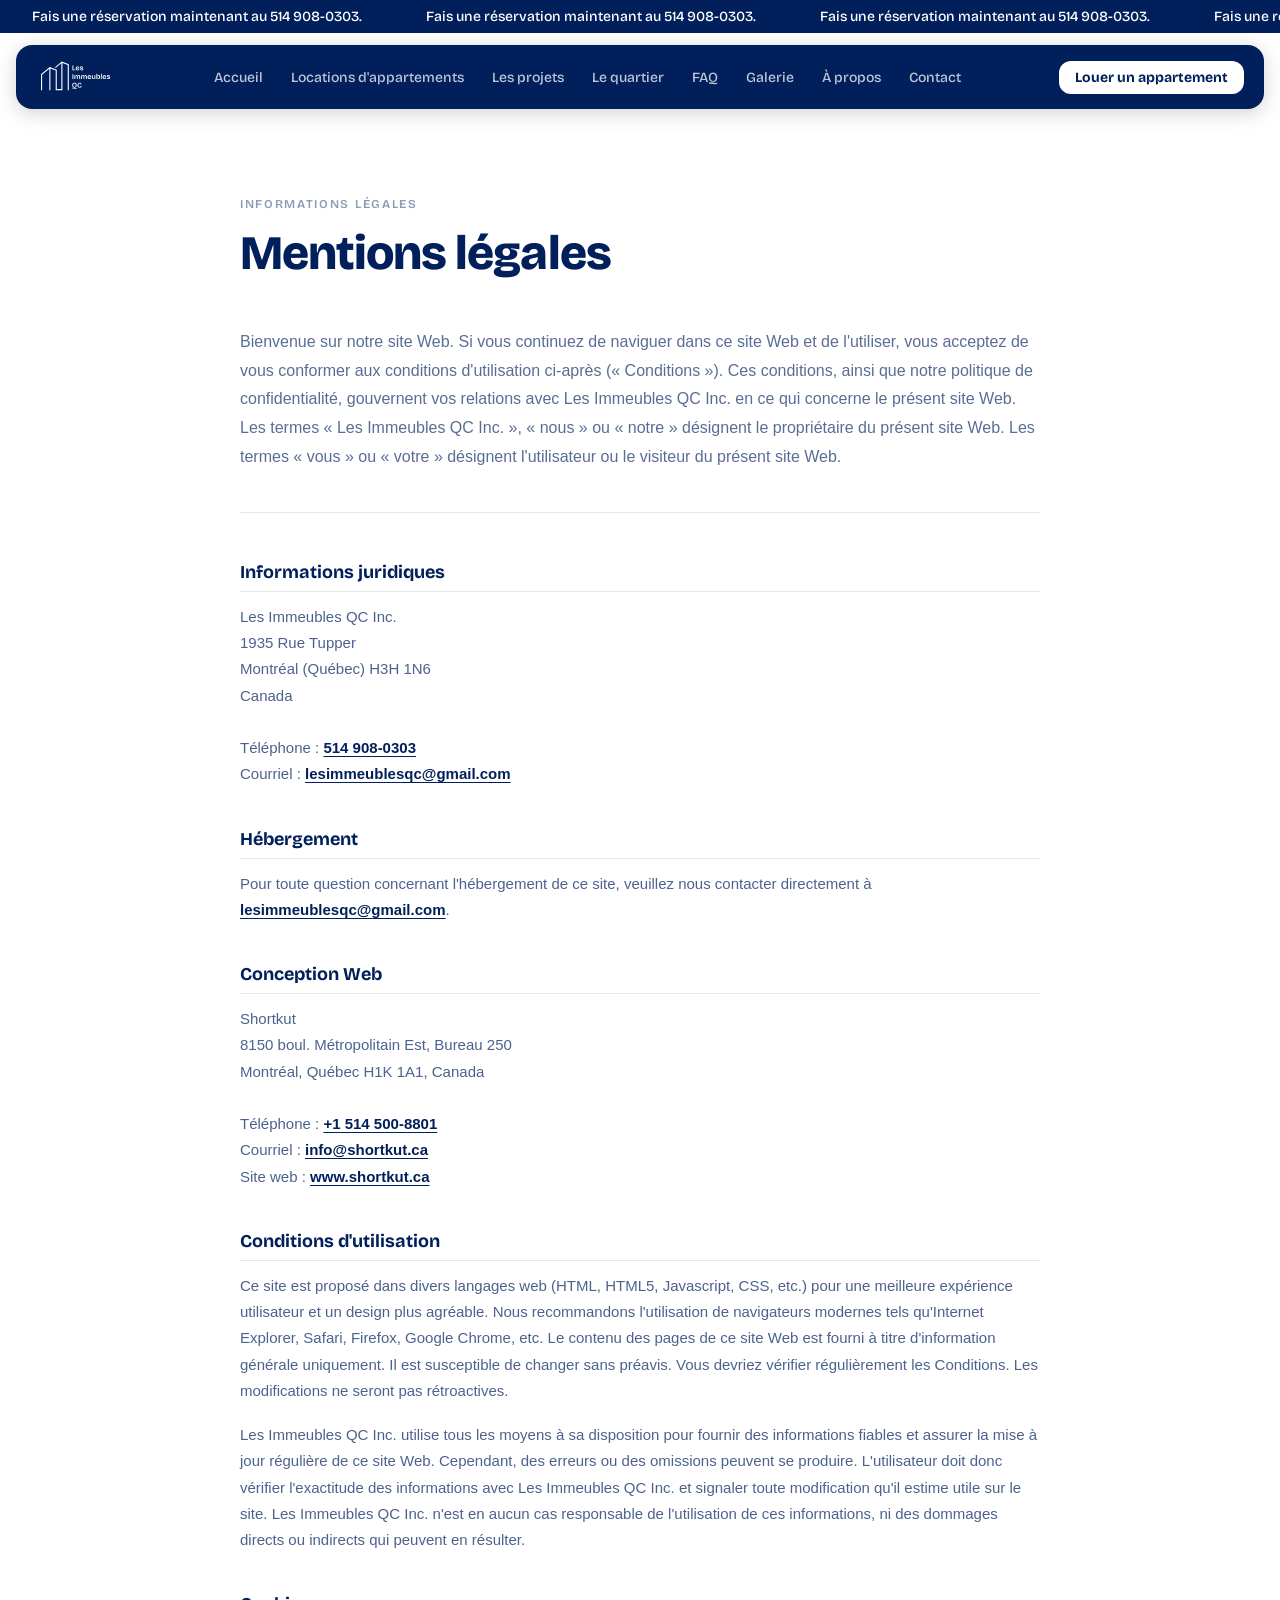
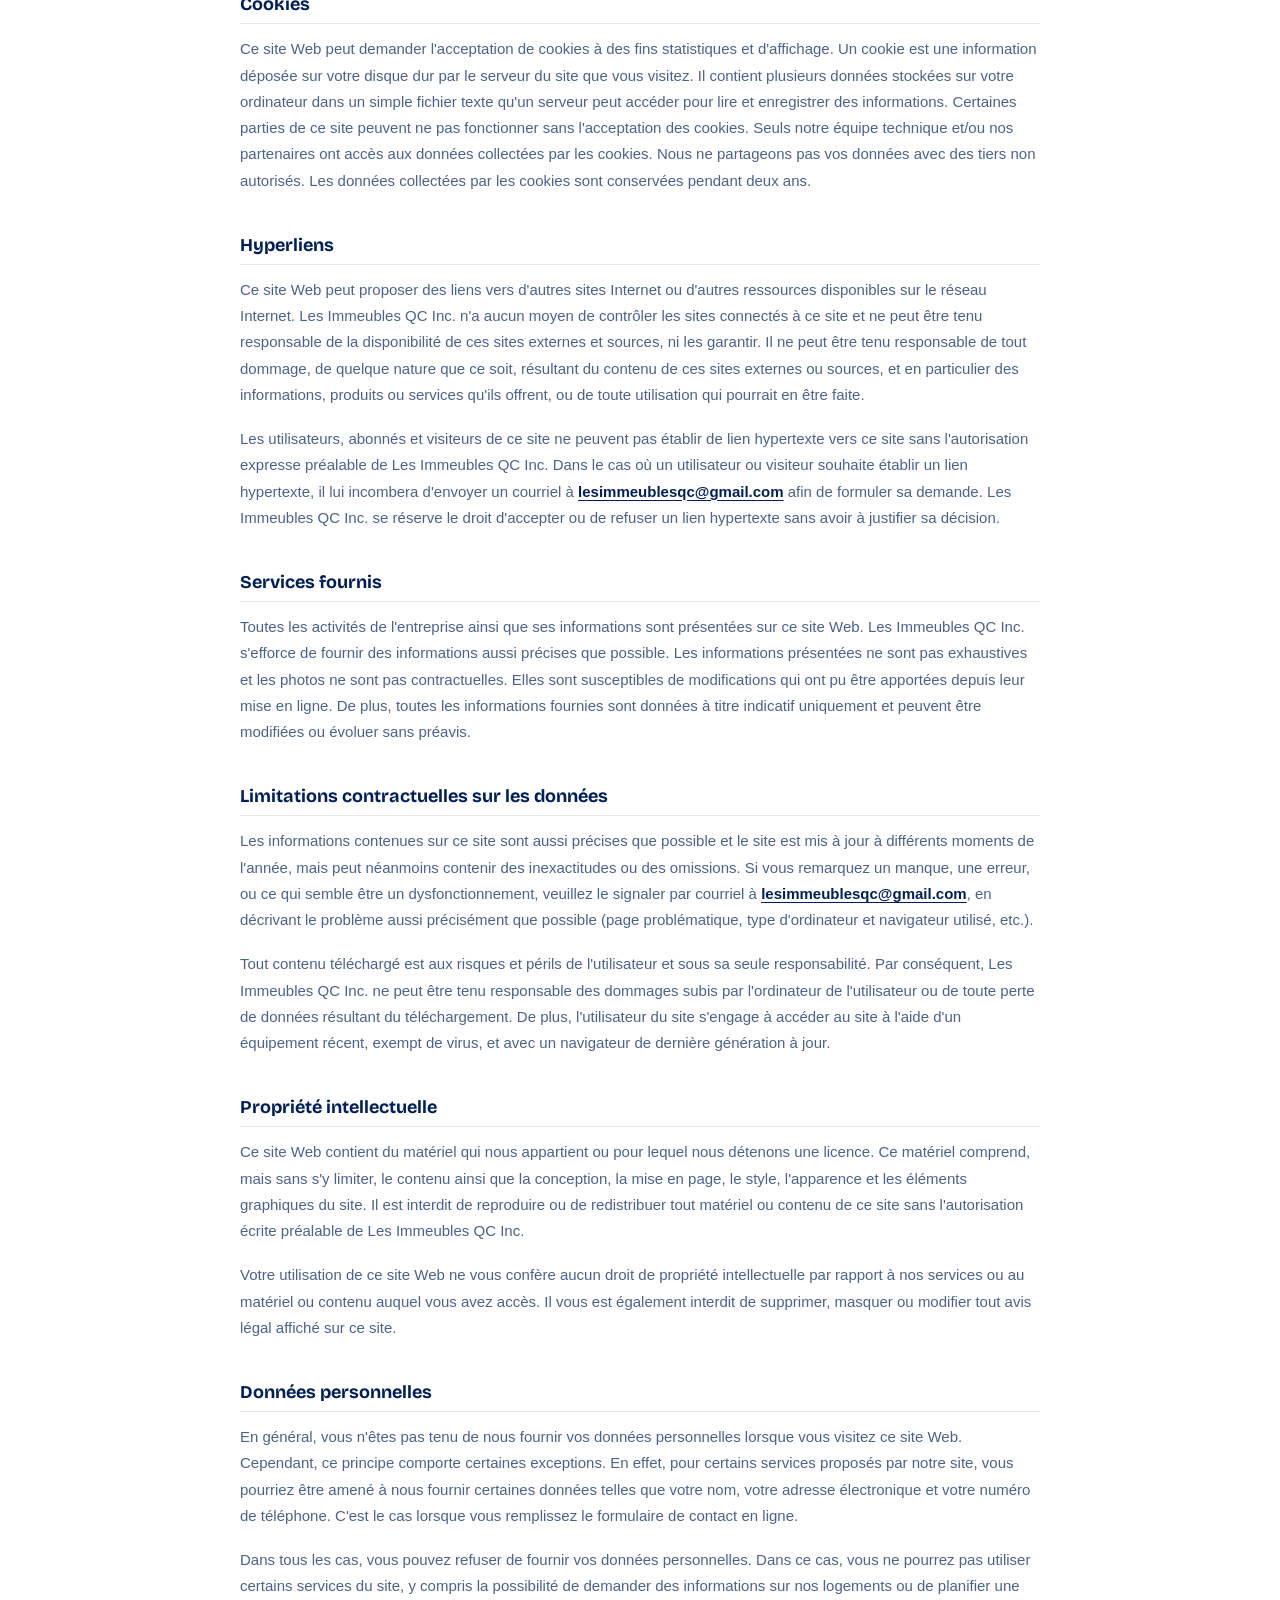
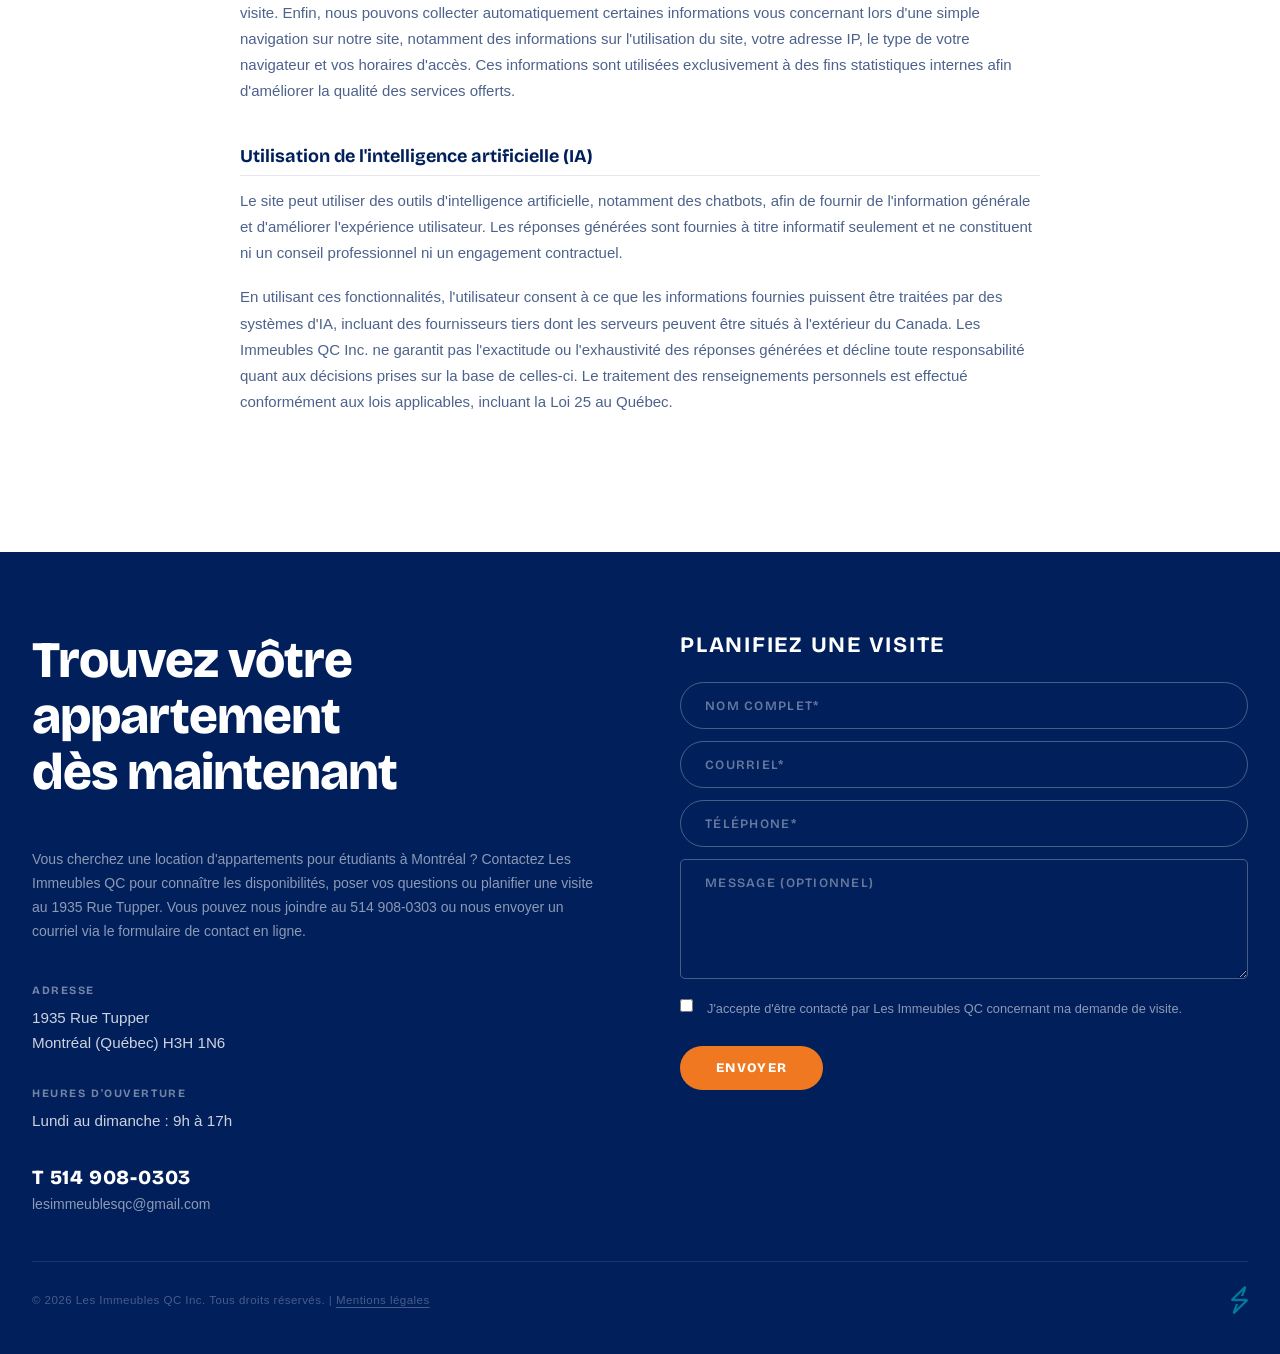
<file: mentions-legales.html>
<!DOCTYPE html>
<html lang="fr">
<head>
  <meta charset="UTF-8" />
  <meta name="viewport" content="width=device-width, initial-scale=1.0" />
  <title>Mentions légales — Les Immeubles QC</title>
  <link rel="preconnect" href="https://fonts.googleapis.com" />
  <link rel="preconnect" href="https://fonts.gstatic.com" crossorigin />
  <link href="https://fonts.googleapis.com/css2?family=Bricolage+Grotesque:opsz,wght@12..96,400;12..96,500;12..96,600;12..96,700;12..96,800&display=swap" rel="stylesheet" />
  <link rel="stylesheet" href="style.css" />
  <style>
    .legal-section {
      background: #fff;
      padding: 80px 24px 96px;
    }
    .legal-inner {
      max-width: 800px;
      margin: 0 auto;
    }
    .legal-eyebrow {
      font-size: .75rem;
      font-weight: 600;
      letter-spacing: .14em;
      text-transform: uppercase;
      color: rgba(0,31,91,.45);
      font-family: var(--font);
      margin-bottom: 16px;
      display: block;
    }
    .legal-title {
      font-family: var(--font);
      font-weight: 800;
      font-size: clamp(2rem, 4vw, 3rem);
      color: var(--navy);
      line-height: 1.1;
      letter-spacing: -.02em;
      margin-bottom: 48px;
    }
    .legal-block {
      margin-bottom: 40px;
    }
    .legal-block h2 {
      font-family: var(--font);
      font-weight: 700;
      font-size: 1.125rem;
      color: var(--navy);
      margin-bottom: 12px;
      padding-bottom: 8px;
      border-bottom: 1px solid rgba(0,31,91,.1);
    }
    .legal-block p,
    .legal-block address {
      font-size: .9375rem;
      color: rgba(0,31,91,.7);
      line-height: 1.75;
      font-style: normal;
    }
    .legal-block a {
      color: var(--navy);
      font-weight: 600;
      text-decoration: underline;
      text-underline-offset: 3px;
    }
    .legal-block a:hover { opacity: .65; }
    .legal-intro {
      font-size: 1rem;
      color: rgba(0,31,91,.65);
      line-height: 1.8;
      margin-bottom: 48px;
      padding-bottom: 40px;
      border-bottom: 1px solid rgba(0,31,91,.1);
    }
  </style>
</head>
<body>

  <div id="navbar-placeholder">
    <div class="marquee-banner">
      <div class="marquee-track" id="marquee-track"></div>
    </div>

    <div class="navbar-wrap" id="navbar">
      <div class="navbar-card">

        <div class="navbar-top">
          <a href="index.html" class="logo">
            <img class="logo-img" src="assets/Logo_blanc_nav.svg" alt="Les Immeubles QC" />
          </a>

          <nav class="nav-links" id="nav-links"></nav>

          <a href="location-appartements-etudiants-montreal.html" class="nav-cta">Louer un appartement</a>

          <button class="hamburger" id="hamburger" aria-label="Menu">
            <span></span><span></span><span></span>
          </button>
        </div>

        <div class="dropdown-panel" id="dropdown-panel">
          <div class="dropdown-inner" id="dropdown-inner"></div>
        </div>

      </div>

      <div class="mobile-menu" id="mobile-menu">
        <div class="mobile-menu-inner" id="mobile-menu-inner"></div>
      </div>

    </div>
  </div>


  <section class="legal-section">
    <div class="legal-inner">

      <span class="legal-eyebrow">Informations légales</span>
      <h1 class="legal-title">Mentions légales</h1>

      <p class="legal-intro">Bienvenue sur notre site Web. Si vous continuez de naviguer dans ce site Web et de l'utiliser, vous acceptez de vous conformer aux conditions d'utilisation ci-après (« Conditions »). Ces conditions, ainsi que notre politique de confidentialité, gouvernent vos relations avec Les Immeubles QC Inc. en ce qui concerne le présent site Web. Les termes « Les Immeubles QC Inc. », « nous » ou « notre » désignent le propriétaire du présent site Web. Les termes « vous » ou « votre » désignent l'utilisateur ou le visiteur du présent site Web.</p>

      <div class="legal-block">
        <h2>Informations juridiques</h2>
        <address>
          Les Immeubles QC Inc.<br>
          1935 Rue Tupper<br>
          Montréal (Québec) H3H 1N6<br>
          Canada<br><br>
          Téléphone : <a href="tel:5149080303">514 908-0303</a><br>
          Courriel : <a href="mailto:lesimmeublesqc@gmail.com">lesimmeublesqc@gmail.com</a>
        </address>
      </div>

      <div class="legal-block">
        <h2>Hébergement</h2>
        <p>Pour toute question concernant l'hébergement de ce site, veuillez nous contacter directement à <a href="mailto:lesimmeublesqc@gmail.com">lesimmeublesqc@gmail.com</a>.</p>
      </div>

      <div class="legal-block">
        <h2>Conception Web</h2>
        <address>
          Shortkut<br>
          8150 boul. Métropolitain Est, Bureau 250<br>
          Montréal, Québec H1K 1A1, Canada<br><br>
          Téléphone : <a href="tel:+15145008801">+1 514 500-8801</a><br>
          Courriel : <a href="mailto:info@shortkut.ca">info@shortkut.ca</a><br>
          Site web : <a href="https://www.shortkut.ca/" target="_blank" rel="noopener">www.shortkut.ca</a>
        </address>
      </div>

      <div class="legal-block">
        <h2>Conditions d'utilisation</h2>
        <p>Ce site est proposé dans divers langages web (HTML, HTML5, Javascript, CSS, etc.) pour une meilleure expérience utilisateur et un design plus agréable. Nous recommandons l'utilisation de navigateurs modernes tels qu'Internet Explorer, Safari, Firefox, Google Chrome, etc. Le contenu des pages de ce site Web est fourni à titre d'information générale uniquement. Il est susceptible de changer sans préavis. Vous devriez vérifier régulièrement les Conditions. Les modifications ne seront pas rétroactives.</p>
        <br>
        <p>Les Immeubles QC Inc. utilise tous les moyens à sa disposition pour fournir des informations fiables et assurer la mise à jour régulière de ce site Web. Cependant, des erreurs ou des omissions peuvent se produire. L'utilisateur doit donc vérifier l'exactitude des informations avec Les Immeubles QC Inc. et signaler toute modification qu'il estime utile sur le site. Les Immeubles QC Inc. n'est en aucun cas responsable de l'utilisation de ces informations, ni des dommages directs ou indirects qui peuvent en résulter.</p>
      </div>

      <div class="legal-block">
        <h2>Cookies</h2>
        <p>Ce site Web peut demander l'acceptation de cookies à des fins statistiques et d'affichage. Un cookie est une information déposée sur votre disque dur par le serveur du site que vous visitez. Il contient plusieurs données stockées sur votre ordinateur dans un simple fichier texte qu'un serveur peut accéder pour lire et enregistrer des informations. Certaines parties de ce site peuvent ne pas fonctionner sans l'acceptation des cookies. Seuls notre équipe technique et/ou nos partenaires ont accès aux données collectées par les cookies. Nous ne partageons pas vos données avec des tiers non autorisés. Les données collectées par les cookies sont conservées pendant deux ans.</p>
      </div>

      <div class="legal-block">
        <h2>Hyperliens</h2>
        <p>Ce site Web peut proposer des liens vers d'autres sites Internet ou d'autres ressources disponibles sur le réseau Internet. Les Immeubles QC Inc. n'a aucun moyen de contrôler les sites connectés à ce site et ne peut être tenu responsable de la disponibilité de ces sites externes et sources, ni les garantir. Il ne peut être tenu responsable de tout dommage, de quelque nature que ce soit, résultant du contenu de ces sites externes ou sources, et en particulier des informations, produits ou services qu'ils offrent, ou de toute utilisation qui pourrait en être faite.</p>
        <br>
        <p>Les utilisateurs, abonnés et visiteurs de ce site ne peuvent pas établir de lien hypertexte vers ce site sans l'autorisation expresse préalable de Les Immeubles QC Inc. Dans le cas où un utilisateur ou visiteur souhaite établir un lien hypertexte, il lui incombera d'envoyer un courriel à <a href="mailto:lesimmeublesqc@gmail.com">lesimmeublesqc@gmail.com</a> afin de formuler sa demande. Les Immeubles QC Inc. se réserve le droit d'accepter ou de refuser un lien hypertexte sans avoir à justifier sa décision.</p>
      </div>

      <div class="legal-block">
        <h2>Services fournis</h2>
        <p>Toutes les activités de l'entreprise ainsi que ses informations sont présentées sur ce site Web. Les Immeubles QC Inc. s'efforce de fournir des informations aussi précises que possible. Les informations présentées ne sont pas exhaustives et les photos ne sont pas contractuelles. Elles sont susceptibles de modifications qui ont pu être apportées depuis leur mise en ligne. De plus, toutes les informations fournies sont données à titre indicatif uniquement et peuvent être modifiées ou évoluer sans préavis.</p>
      </div>

      <div class="legal-block">
        <h2>Limitations contractuelles sur les données</h2>
        <p>Les informations contenues sur ce site sont aussi précises que possible et le site est mis à jour à différents moments de l'année, mais peut néanmoins contenir des inexactitudes ou des omissions. Si vous remarquez un manque, une erreur, ou ce qui semble être un dysfonctionnement, veuillez le signaler par courriel à <a href="mailto:lesimmeublesqc@gmail.com">lesimmeublesqc@gmail.com</a>, en décrivant le problème aussi précisément que possible (page problématique, type d'ordinateur et navigateur utilisé, etc.).</p>
        <br>
        <p>Tout contenu téléchargé est aux risques et périls de l'utilisateur et sous sa seule responsabilité. Par conséquent, Les Immeubles QC Inc. ne peut être tenu responsable des dommages subis par l'ordinateur de l'utilisateur ou de toute perte de données résultant du téléchargement. De plus, l'utilisateur du site s'engage à accéder au site à l'aide d'un équipement récent, exempt de virus, et avec un navigateur de dernière génération à jour.</p>
      </div>

      <div class="legal-block">
        <h2>Propriété intellectuelle</h2>
        <p>Ce site Web contient du matériel qui nous appartient ou pour lequel nous détenons une licence. Ce matériel comprend, mais sans s'y limiter, le contenu ainsi que la conception, la mise en page, le style, l'apparence et les éléments graphiques du site. Il est interdit de reproduire ou de redistribuer tout matériel ou contenu de ce site sans l'autorisation écrite préalable de Les Immeubles QC Inc.</p>
        <br>
        <p>Votre utilisation de ce site Web ne vous confère aucun droit de propriété intellectuelle par rapport à nos services ou au matériel ou contenu auquel vous avez accès. Il vous est également interdit de supprimer, masquer ou modifier tout avis légal affiché sur ce site.</p>
      </div>

      <div class="legal-block">
        <h2>Données personnelles</h2>
        <p>En général, vous n'êtes pas tenu de nous fournir vos données personnelles lorsque vous visitez ce site Web. Cependant, ce principe comporte certaines exceptions. En effet, pour certains services proposés par notre site, vous pourriez être amené à nous fournir certaines données telles que votre nom, votre adresse électronique et votre numéro de téléphone. C'est le cas lorsque vous remplissez le formulaire de contact en ligne.</p>
        <br>
        <p>Dans tous les cas, vous pouvez refuser de fournir vos données personnelles. Dans ce cas, vous ne pourrez pas utiliser certains services du site, y compris la possibilité de demander des informations sur nos logements ou de planifier une visite. Enfin, nous pouvons collecter automatiquement certaines informations vous concernant lors d'une simple navigation sur notre site, notamment des informations sur l'utilisation du site, votre adresse IP, le type de votre navigateur et vos horaires d'accès. Ces informations sont utilisées exclusivement à des fins statistiques internes afin d'améliorer la qualité des services offerts.</p>
      </div>

      <div class="legal-block">
        <h2>Utilisation de l'intelligence artificielle (IA)</h2>
        <p>Le site peut utiliser des outils d'intelligence artificielle, notamment des chatbots, afin de fournir de l'information générale et d'améliorer l'expérience utilisateur. Les réponses générées sont fournies à titre informatif seulement et ne constituent ni un conseil professionnel ni un engagement contractuel.</p>
        <br>
        <p>En utilisant ces fonctionnalités, l'utilisateur consent à ce que les informations fournies puissent être traitées par des systèmes d'IA, incluant des fournisseurs tiers dont les serveurs peuvent être situés à l'extérieur du Canada. Les Immeubles QC Inc. ne garantit pas l'exactitude ou l'exhaustivité des réponses générées et décline toute responsabilité quant aux décisions prises sur la base de celles-ci. Le traitement des renseignements personnels est effectué conformément aux lois applicables, incluant la Loi 25 au Québec.</p>
      </div>

    </div>
  </section>

  <div id="footer-placeholder">
    <footer class="footer-section" id="footer">
      <div class="footer-inner">

        <div class="footer-left">
          <h2 class="footer-heading">Trouvez vôtre<br>appartement<br>dès maintenant</h2>
          <p class="footer-desc">Vous cherchez une location d'appartements pour étudiants à Montréal ? Contactez Les Immeubles QC pour connaître les disponibilités, poser vos questions ou planifier une visite au 1935 Rue Tupper. Vous pouvez nous joindre au 514 908-0303 ou nous envoyer un courriel via le formulaire de contact en ligne.</p>
          <div class="footer-info-blocks">

            <div class="footer-info-block">
              <p class="footer-info-label">Adresse</p>
              <p class="footer-info-val">1935 Rue Tupper<br>Montréal (Québec) H3H 1N6</p>
            </div>

            <div class="footer-info-block">
              <p class="footer-info-label">Heures d'ouverture</p>
              <p class="footer-info-val">Lundi au dimanche : 9h à 17h</p>
            </div>

            <div class="footer-info-block">
              <a href="tel:5149080303" class="footer-phone">T 514 908-0303</a>
              <a href="mailto:lesimmeublesqc@gmail.com" class="footer-email">lesimmeublesqc@gmail.com</a>
            </div>

          </div>
        </div>

        <div class="footer-right">
          <h3 class="footer-form-heading">Planifiez une visite</h3>
          <form class="footer-form" id="footer-form">
            <input class="footer-input" type="text" placeholder="NOM COMPLET*" required />
            <input class="footer-input" type="email" placeholder="COURRIEL*" required />
            <input class="footer-input" type="tel" placeholder="TÉLÉPHONE*" required />
            <textarea class="footer-input" placeholder="MESSAGE (OPTIONNEL)"></textarea>
            <label class="footer-checkbox-label">
              <input class="footer-checkbox" type="checkbox" required />
              <span>J'accepte d'être contacté par Les Immeubles QC concernant ma demande de visite.</span>
            </label>
            <button class="footer-submit" type="submit">Envoyer</button>
            <p class="footer-success" id="footer-success">Merci ! Nous vous contacterons sous peu.</p>
          </form>
        </div>

      </div>

      <div class="footer-bottom">
        <p>© 2026 Les Immeubles QC Inc. Tous droits réservés. | <a href="mentions-legales.html" class="footer-legal-link">Mentions légales</a></p>
        <img src="assets/Shorkut_symbole_RGB.webp" alt="Shortkut" class="footer-shortkut-logo" />
      </div>
    </footer>
  </div>


  <script src="main.js"></script>
</body>
</html>
</file>
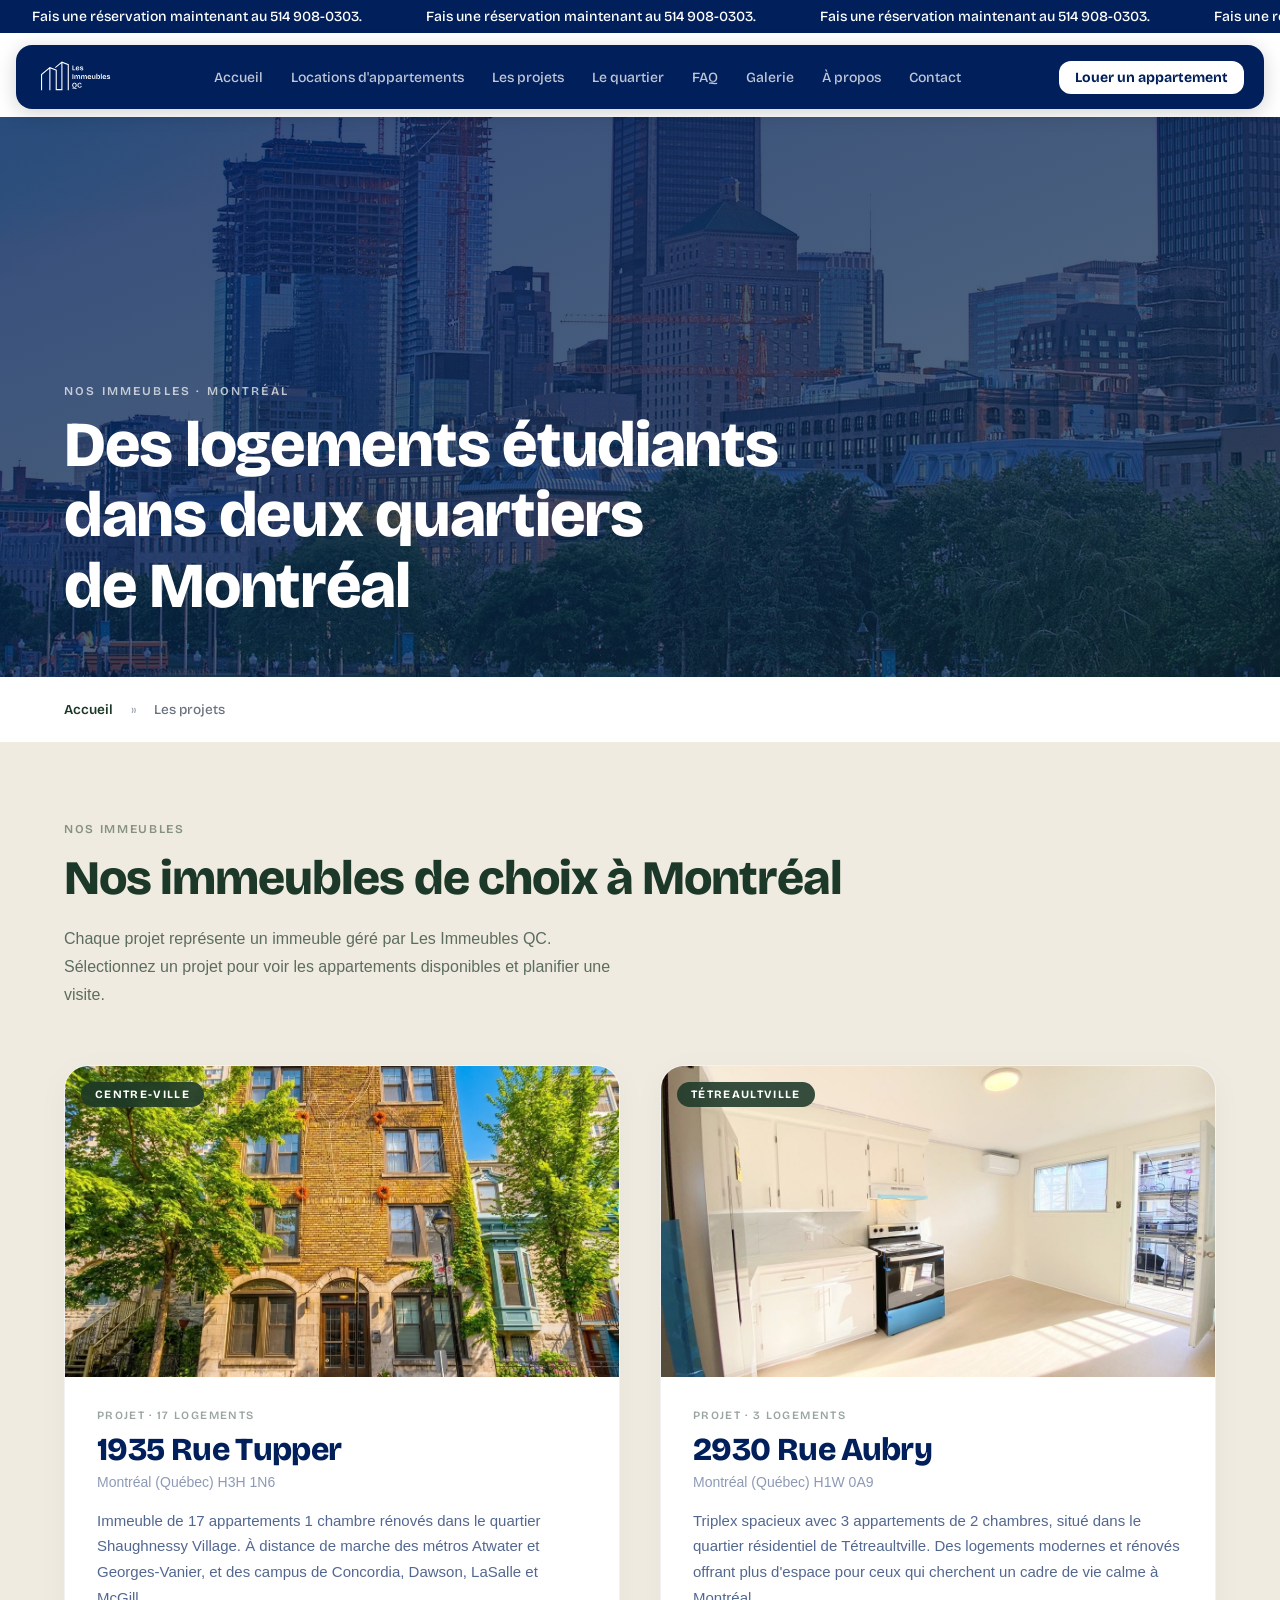
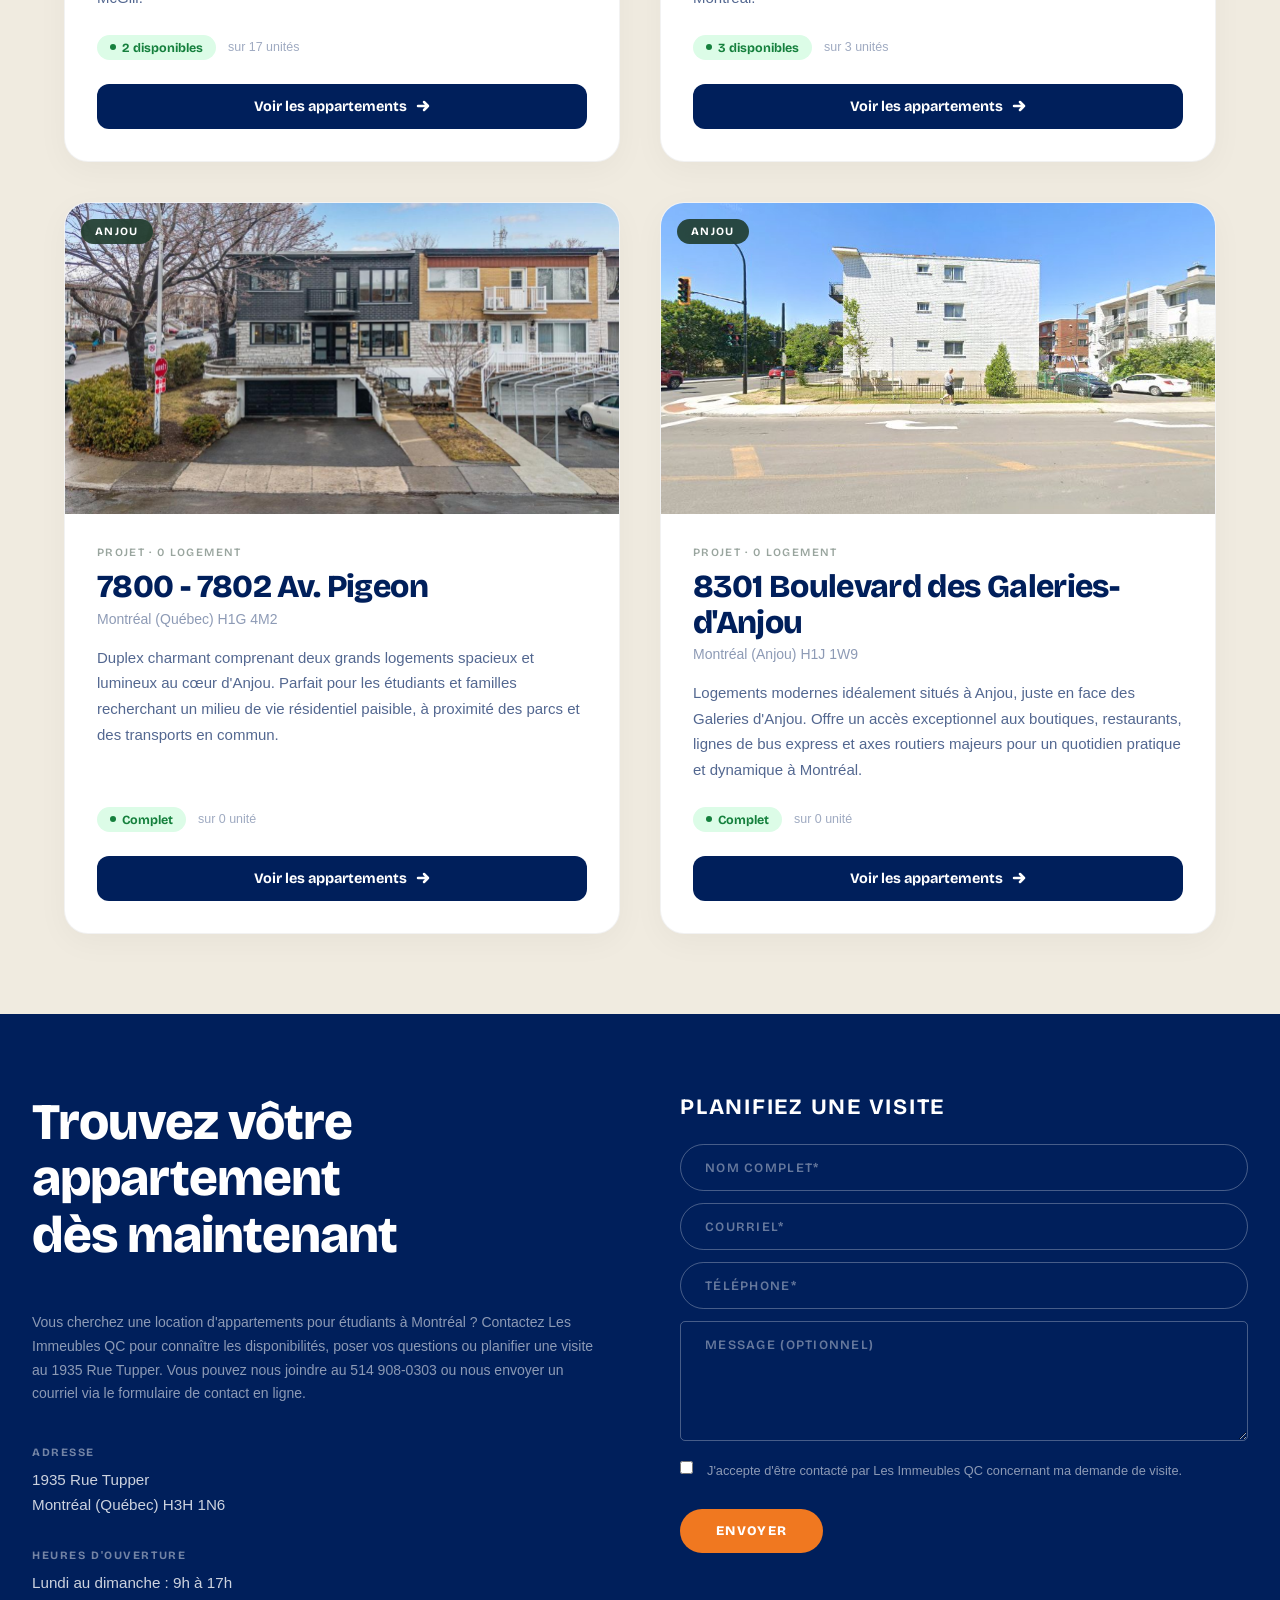
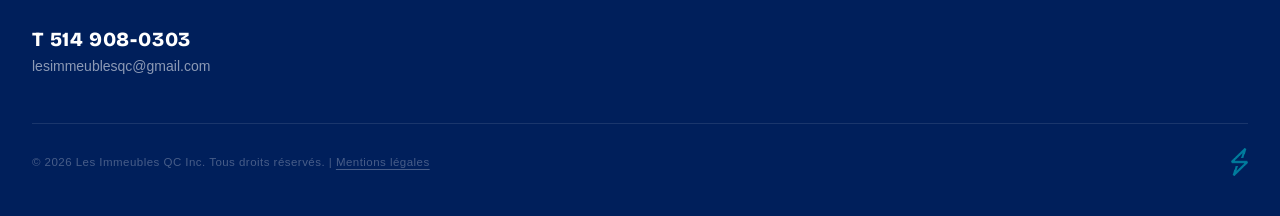
<file: projets.html>
<!DOCTYPE html>
<html lang="fr">
<head>
  <meta charset="UTF-8" />
  <meta name="viewport" content="width=device-width, initial-scale=1.0" />
  <title>Les projets — Les Immeubles QC</title>
  <link rel="preconnect" href="https://fonts.googleapis.com" />
  <link rel="preconnect" href="https://fonts.gstatic.com" crossorigin />
  <link href="https://fonts.googleapis.com/css2?family=Bricolage+Grotesque:opsz,wght@12..96,400;12..96,500;12..96,600;12..96,700;12..96,800&display=swap" rel="stylesheet" />
  <link rel="stylesheet" href="style.css" />
  <style>

    /* ── Projects section ── */
    .projects-section {
      background: var(--cream);
      padding: 80px 64px;
    }
    @media (max-width: 1023px) { .projects-section { padding: 64px 32px; } }
    @media (max-width: 767px)  { .projects-section { padding: 48px 20px; } }

    .projects-inner {
      max-width: 1280px;
      margin: 0 auto;
    }

    .projects-heading {
      margin-bottom: 56px;
    }

    .projects-eyebrow {
      font-size: .75rem;
      font-weight: 600;
      letter-spacing: .14em;
      text-transform: uppercase;
      color: rgba(28,56,40,.5);
      font-family: var(--font);
      margin-bottom: 16px;
      display: block;
    }

    .projects-title {
      font-family: var(--font);
      font-weight: 800;
      font-size: clamp(2rem, 4vw, 3rem);
      color: var(--forest);
      line-height: 1.1;
      letter-spacing: -.02em;
      margin-bottom: 20px;
    }

    .projects-desc {
      font-size: 1rem;
      color: rgba(28,56,40,.7);
      line-height: 1.75;
      max-width: 560px;
    }

    .projects-grid {
      display: grid;
      grid-template-columns: 1fr;
      gap: 32px;
    }
    @media (min-width: 768px) {
      .projects-grid {
        grid-template-columns: repeat(2, 1fr);
        gap: 40px;
      }
    }

    /* ── Project card ── */
    .proj-card {
      display: flex;
      flex-direction: column;
      background: white;
      border-radius: 24px;
      overflow: hidden;
      text-decoration: none;
      box-shadow: 0 8px 32px rgba(0,0,0,.04);
      border: 1px solid rgba(0,0,0,.05);
      transition: transform .3s cubic-bezier(.25,.46,.45,.94), box-shadow .3s;
    }

    .proj-card-img-wrap {
      position: relative;
      width: 100%;
      aspect-ratio: 16 / 9;
      overflow: hidden;
    }

    .proj-card-img {
      width: 100%;
      height: 100%;
      object-fit: cover;
      display: block;
      transition: transform .55s ease;
    }

    .proj-card-badge {
      position: absolute;
      top: 1rem;
      left: 1rem;
      background: rgba(28,56,40,.88);
      backdrop-filter: blur(8px);
      color: white;
      font-family: var(--font);
      font-size: .7rem;
      font-weight: 700;
      letter-spacing: .12em;
      text-transform: uppercase;
      padding: 6px 14px;
      border-radius: 9999px;
    }

    .proj-card-body {
      display: flex;
      flex-direction: column;
      padding: 2rem;
      flex-grow: 1;
    }

    .proj-card-eyebrow {
      font-size: .7rem;
      font-weight: 600;
      letter-spacing: .12em;
      text-transform: uppercase;
      color: rgba(28,56,40,.45);
      font-family: var(--font);
      margin-bottom: .625rem;
    }

    .proj-card-title {
      font-family: var(--font);
      font-size: clamp(1.5rem, 2.5vw, 2rem);
      font-weight: 800;
      color: var(--navy);
      line-height: 1.1;
      letter-spacing: -.02em;
      margin-bottom: .375rem;
    }

    .proj-card-address {
      font-size: .875rem;
      color: rgba(0,31,91,.45);
      font-weight: 500;
      margin-bottom: 1.125rem;
    }

    .proj-card-desc {
      font-size: .9375rem;
      color: rgba(0,31,91,.68);
      line-height: 1.72;
      margin-bottom: 1.5rem;
      flex-grow: 1;
    }

    .proj-card-meta {
      display: flex;
      align-items: center;
      gap: .75rem;
      margin-bottom: 1.5rem;
    }

    .proj-card-avail {
      display: inline-flex;
      align-items: center;
      gap: .375rem;
      padding: 5px 13px;
      background: #dcfce7;
      color: #15803d;
      font-size: .78rem;
      font-weight: 700;
      font-family: var(--font);
      border-radius: 9999px;
    }
    .proj-card-avail::before {
      content: '';
      width: 6px;
      height: 6px;
      border-radius: 50%;
      background: #15803d;
      flex-shrink: 0;
    }

    .proj-card-units {
      font-size: .78rem;
      color: rgba(0,31,91,.38);
      font-weight: 500;
    }

    .proj-card-cta {
      display: flex;
      align-items: center;
      justify-content: center;
      gap: .5rem;
      width: 100%;
      padding: .875rem 1.5rem;
      background: var(--navy);
      color: white;
      font-family: var(--font);
      font-size: .9rem;
      font-weight: 700;
      border-radius: 12px;
      transition: background .2s;
    }
    .proj-card-cta:hover {
      background: #002d80;
    }

  </style>
</head>
<body>

  <div id="navbar-placeholder">
    <div class="marquee-banner">
      <div class="marquee-track" id="marquee-track"></div>
    </div>

    <div class="navbar-wrap" id="navbar">
      <div class="navbar-card">

        <div class="navbar-top">
          <a href="index.html" class="logo">
            <img class="logo-img" src="assets/Logo_blanc_nav.svg" alt="Les Immeubles QC" />
          </a>

          <nav class="nav-links" id="nav-links"></nav>

          <a href="location-appartements-etudiants-montreal.html" class="nav-cta">Louer un appartement</a>

          <button class="hamburger" id="hamburger" aria-label="Menu">
            <span></span><span></span><span></span>
          </button>
        </div>

        <div class="dropdown-panel" id="dropdown-panel">
          <div class="dropdown-inner" id="dropdown-inner"></div>
        </div>

      </div>

      <div class="mobile-menu" id="mobile-menu">
        <div class="mobile-menu-inner" id="mobile-menu-inner"></div>
      </div>

    </div>
  </div>

  <main id="primary-content">

    <!-- ── Hero ── -->
    <div class="p-hero">
      <img class="p-hero-img" src="assets/u_o1a2thbk1b-montreal-7294815_1280.webp" alt="Immeubles résidentiels au centre-ville de Montréal" loading="eager" />
      <div class="p-hero-overlay"></div>
      <div class="p-hero-text">
        <span class="p-hero-eyebrow">Nos immeubles · Montréal</span>
        <h1 class="p-hero-title">Des logements étudiants<br>dans deux quartiers<br>de Montréal</h1>
      </div>
    </div>

    <!-- ── Breadcrumbs ── -->
    <div class="site-breadcrumbs">
      <span><a href="index.html">Accueil</a> » <span class="breadcrumb_last">Les projets</span></span>
    </div>

    <!-- ── Project Cards ── -->
    <section class="projects-section">
      <div class="projects-inner">

        <div class="projects-heading">
          <span class="projects-eyebrow">Nos immeubles</span>
          <h2 class="projects-title">Nos immeubles de choix à Montréal</h2>
          <p class="projects-desc">Chaque projet représente un immeuble géré par Les Immeubles QC. Sélectionnez un projet pour voir les appartements disponibles et planifier une visite.</p>
        </div>

        <div class="projects-grid">

          <!-- Projet 1 : 1935 Rue Tupper -->
          <a class="proj-card" href="location-appartements-etudiants-montreal.html?projet=tupper">
            <div class="proj-card-img-wrap">
              <img class="proj-card-img" src="assets/hero.webp" alt="1935 Rue Tupper, Shaughnessy Village, centre-ville de Montréal" loading="lazy" />
              <span class="proj-card-badge">Centre-Ville</span>
            </div>
            <div class="proj-card-body">
              <p class="proj-card-eyebrow">Projet · 17 logements</p>
              <h2 class="proj-card-title">1935 Rue Tupper</h2>
              <p class="proj-card-address">Montréal (Québec) H3H 1N6</p>
              <p class="proj-card-desc">Immeuble de 17 appartements 1 chambre rénovés dans le quartier Shaughnessy Village. À distance de marche des métros Atwater et Georges-Vanier, et des campus de Concordia, Dawson, LaSalle et McGill.</p>
              <div class="proj-card-meta">
                <span class="proj-card-avail">2 disponibles</span>
                <span class="proj-card-units">sur 17 unités</span>
              </div>
              <span class="proj-card-cta">
                Voir les appartements
                <svg width="16" height="16" viewBox="0 0 16 16" fill="none" stroke="currentColor" stroke-width="2.5" stroke-linecap="round" stroke-linejoin="round"><path d="M3 8h10M9 4l4 4-4 4"/></svg>
              </span>
            </div>
          </a>

          <!-- Projet 2 : 2930 Rue Aubry -->
          <a class="proj-card" href="location-appartements-etudiants-montreal.html?projet=aubry">
            <div class="proj-card-img-wrap">
              <img class="proj-card-img" src="assets/aubry.jpg" alt="2930 Rue Aubry, Tétreaultville, Montréal" loading="lazy" />
              <span class="proj-card-badge">Tétreaultville</span>
            </div>
            <div class="proj-card-body">
              <p class="proj-card-eyebrow">Projet · 3 logements</p>
              <h2 class="proj-card-title">2930 Rue Aubry</h2>
              <p class="proj-card-address">Montréal (Québec) H1W 0A9</p>
              <p class="proj-card-desc">Triplex spacieux avec 3 appartements de 2 chambres, situé dans le quartier résidentiel de Tétreaultville. Des logements modernes et rénovés offrant plus d'espace pour ceux qui cherchent un cadre de vie calme à Montréal.</p>
              <div class="proj-card-meta">
                <span class="proj-card-avail">3 disponibles</span>
                <span class="proj-card-units">sur 3 unités</span>
              </div>
              <span class="proj-card-cta">
                Voir les appartements
                <svg width="16" height="16" viewBox="0 0 16 16" fill="none" stroke="currentColor" stroke-width="2.5" stroke-linecap="round" stroke-linejoin="round"><path d="M3 8h10M9 4l4 4-4 4"/></svg>
              </span>
            </div>
          </a>

          <!-- Projet 3 : 7800 - 7802 Av. Pigeon -->
          <a class="proj-card" href="location-appartements-etudiants-montreal.html?projet=pigeon">
            <div class="proj-card-img-wrap">
              <img class="proj-card-img" src="assets/pigeon.jpg" alt="7800 - 7802 Av. Pigeon, Anjou, Montréal" loading="lazy" />
              <span class="proj-card-badge">Anjou</span>
            </div>
            <div class="proj-card-body">
              <p class="proj-card-eyebrow">Projet · 0 logement</p>
              <h2 class="proj-card-title">7800 - 7802 Av. Pigeon</h2>
              <p class="proj-card-address">Montréal (Québec) H1G 4M2</p>
              <p class="proj-card-desc">Duplex charmant comprenant deux grands logements spacieux et lumineux au cœur d'Anjou. Parfait pour les étudiants et familles recherchant un milieu de vie résidentiel paisible, à proximité des parcs et des transports en commun.</p>
              <div class="proj-card-meta">
                <span class="proj-card-avail proj-card-avail--none">Complet</span>
                <span class="proj-card-units">sur 0 unité</span>
              </div>
              <span class="proj-card-cta">
                Voir les appartements
                <svg width="16" height="16" viewBox="0 0 16 16" fill="none" stroke="currentColor" stroke-width="2.5" stroke-linecap="round" stroke-linejoin="round"><path d="M3 8h10M9 4l4 4-4 4"/></svg>
              </span>
            </div>
          </a>

          <!-- Projet 4 : 8301 Boulevard des Galeries-d'Anjou -->
          <a class="proj-card" href="location-appartements-etudiants-montreal.html?projet=anjou">
            <div class="proj-card-img-wrap">
              <img class="proj-card-img" src="assets/galeries-anjou.jpg" alt="8301 Boulevard des Galeries-d'Anjou, Anjou, Montréal" loading="lazy" />
              <span class="proj-card-badge">Anjou</span>
            </div>
            <div class="proj-card-body">
              <p class="proj-card-eyebrow">Projet · 0 logement</p>
              <h2 class="proj-card-title">8301 Boulevard des Galeries-d'Anjou</h2>
              <p class="proj-card-address">Montréal (Anjou) H1J 1W9</p>
              <p class="proj-card-desc">Logements modernes idéalement situés à Anjou, juste en face des Galeries d'Anjou. Offre un accès exceptionnel aux boutiques, restaurants, lignes de bus express et axes routiers majeurs pour un quotidien pratique et dynamique à Montréal.</p>
              <div class="proj-card-meta">
                <span class="proj-card-avail proj-card-avail--none">Complet</span>
                <span class="proj-card-units">sur 0 unité</span>
              </div>
              <span class="proj-card-cta">
                Voir les appartements
                <svg width="16" height="16" viewBox="0 0 16 16" fill="none" stroke="currentColor" stroke-width="2.5" stroke-linecap="round" stroke-linejoin="round"><path d="M3 8h10M9 4l4 4-4 4"/></svg>
              </span>
            </div>
          </a>


        </div>
      </div>
    </section>

  </main>

  <div id="footer-placeholder">
    <footer class="footer-section" id="footer">
      <div class="footer-inner">

        <div class="footer-left">
          <h2 class="footer-heading">Trouvez vôtre<br>appartement<br>dès maintenant</h2>
          <p class="footer-desc">Vous cherchez une location d'appartements pour étudiants à Montréal ? Contactez Les Immeubles QC pour connaître les disponibilités, poser vos questions ou planifier une visite au 1935 Rue Tupper. Vous pouvez nous joindre au 514 908-0303 ou nous envoyer un courriel via le formulaire de contact en ligne.</p>
          <div class="footer-info-blocks">

            <div class="footer-info-block">
              <p class="footer-info-label">Adresse</p>
              <p class="footer-info-val">1935 Rue Tupper<br>Montréal (Québec) H3H 1N6</p>
            </div>

            <div class="footer-info-block">
              <p class="footer-info-label">Heures d'ouverture</p>
              <p class="footer-info-val">Lundi au dimanche : 9h à 17h</p>
            </div>

            <div class="footer-info-block">
              <a href="tel:5149080303" class="footer-phone">T 514 908-0303</a>
              <a href="mailto:lesimmeublesqc@gmail.com" class="footer-email">lesimmeublesqc@gmail.com</a>
            </div>

          </div>
        </div>

        <div class="footer-right">
          <h3 class="footer-form-heading">Planifiez une visite</h3>
          <form class="footer-form" id="footer-form">
            <input class="footer-input" type="text" placeholder="NOM COMPLET*" required />
            <input class="footer-input" type="email" placeholder="COURRIEL*" required />
            <input class="footer-input" type="tel" placeholder="TÉLÉPHONE*" required />
            <textarea class="footer-input" placeholder="MESSAGE (OPTIONNEL)"></textarea>
            <label class="footer-checkbox-label">
              <input class="footer-checkbox" type="checkbox" required />
              <span>J'accepte d'être contacté par Les Immeubles QC concernant ma demande de visite.</span>
            </label>
            <button class="footer-submit" type="submit">Envoyer</button>
            <p class="footer-success" id="footer-success">Merci ! Nous vous contacterons sous peu.</p>
          </form>
        </div>

      </div>

      <div class="footer-bottom">
        <p>© 2026 Les Immeubles QC Inc. Tous droits réservés. | <a href="mentions-legales.html" class="footer-legal-link">Mentions légales</a></p>
        <img src="assets/Shorkut_symbole_RGB.webp" alt="Shortkut" class="footer-shortkut-logo" />
      </div>
    </footer>
  </div>

  <script src="main.js"></script>
</body>
</html>
</file>
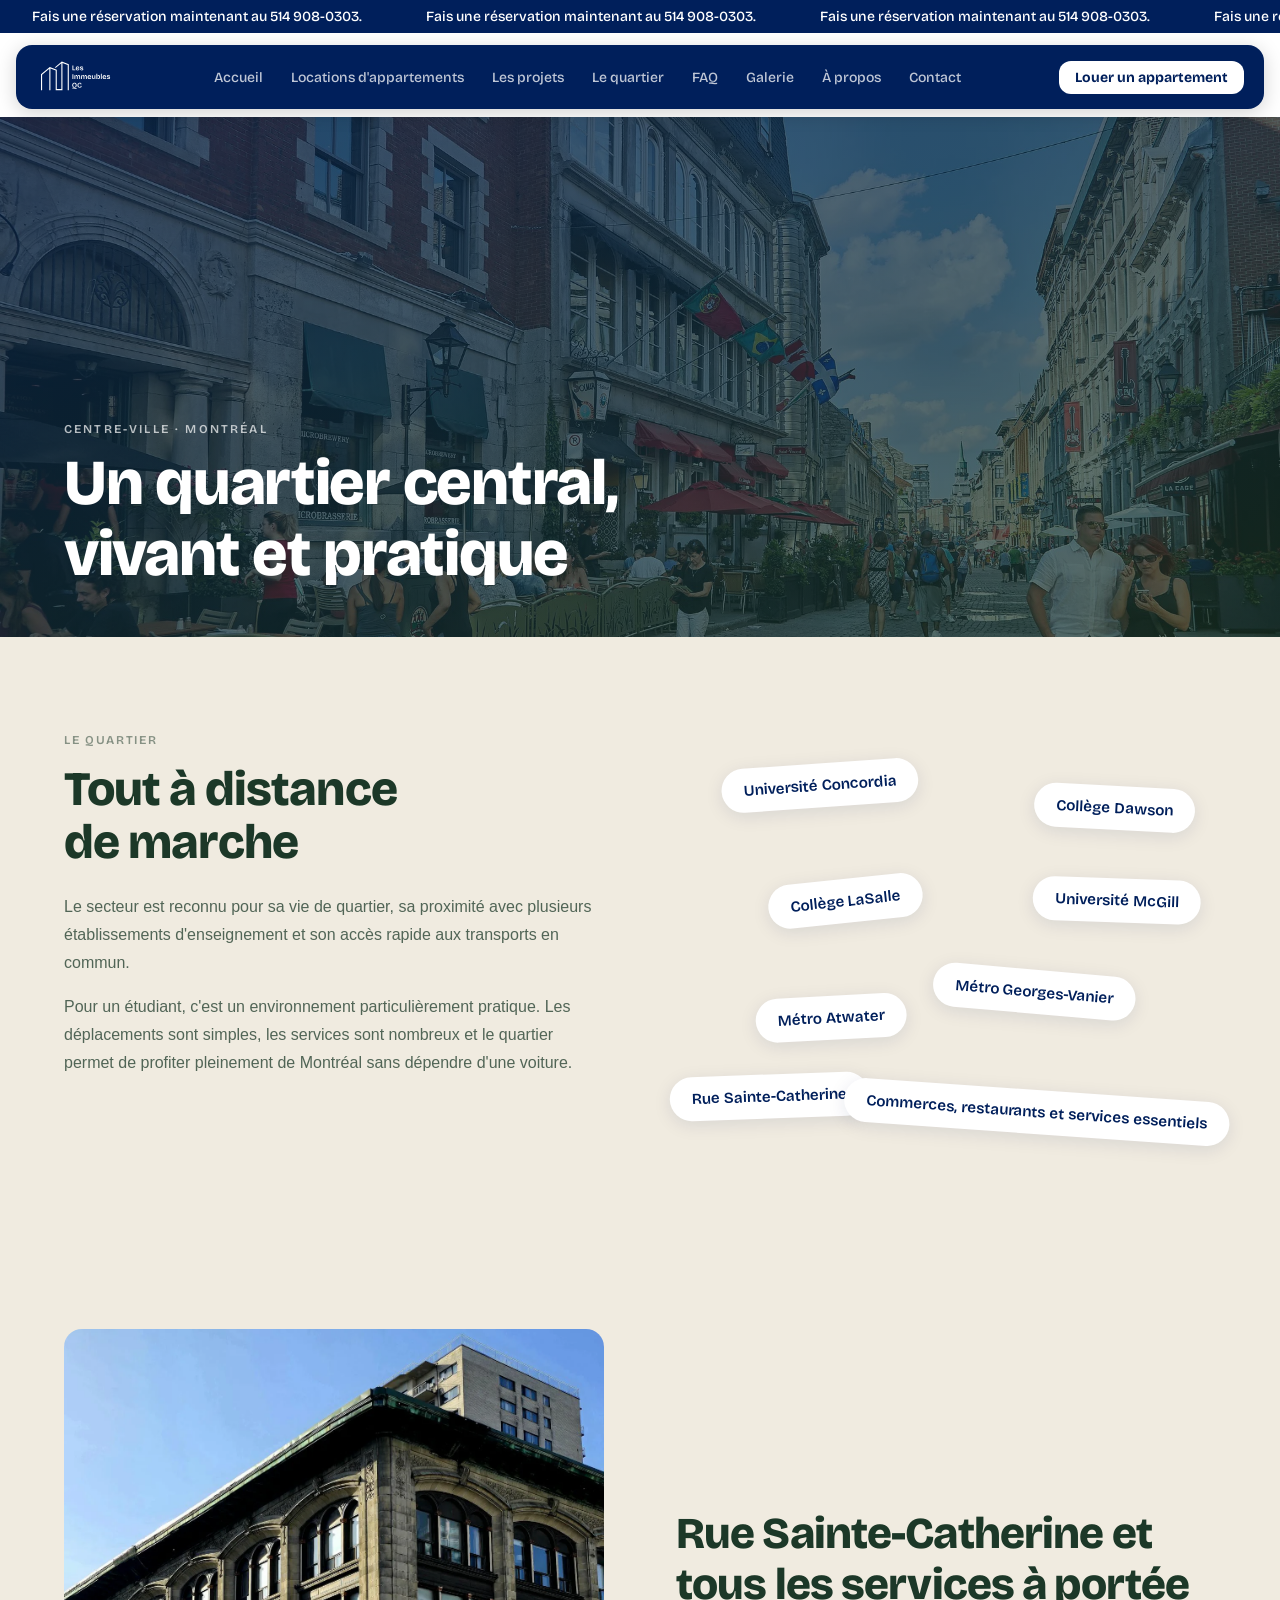
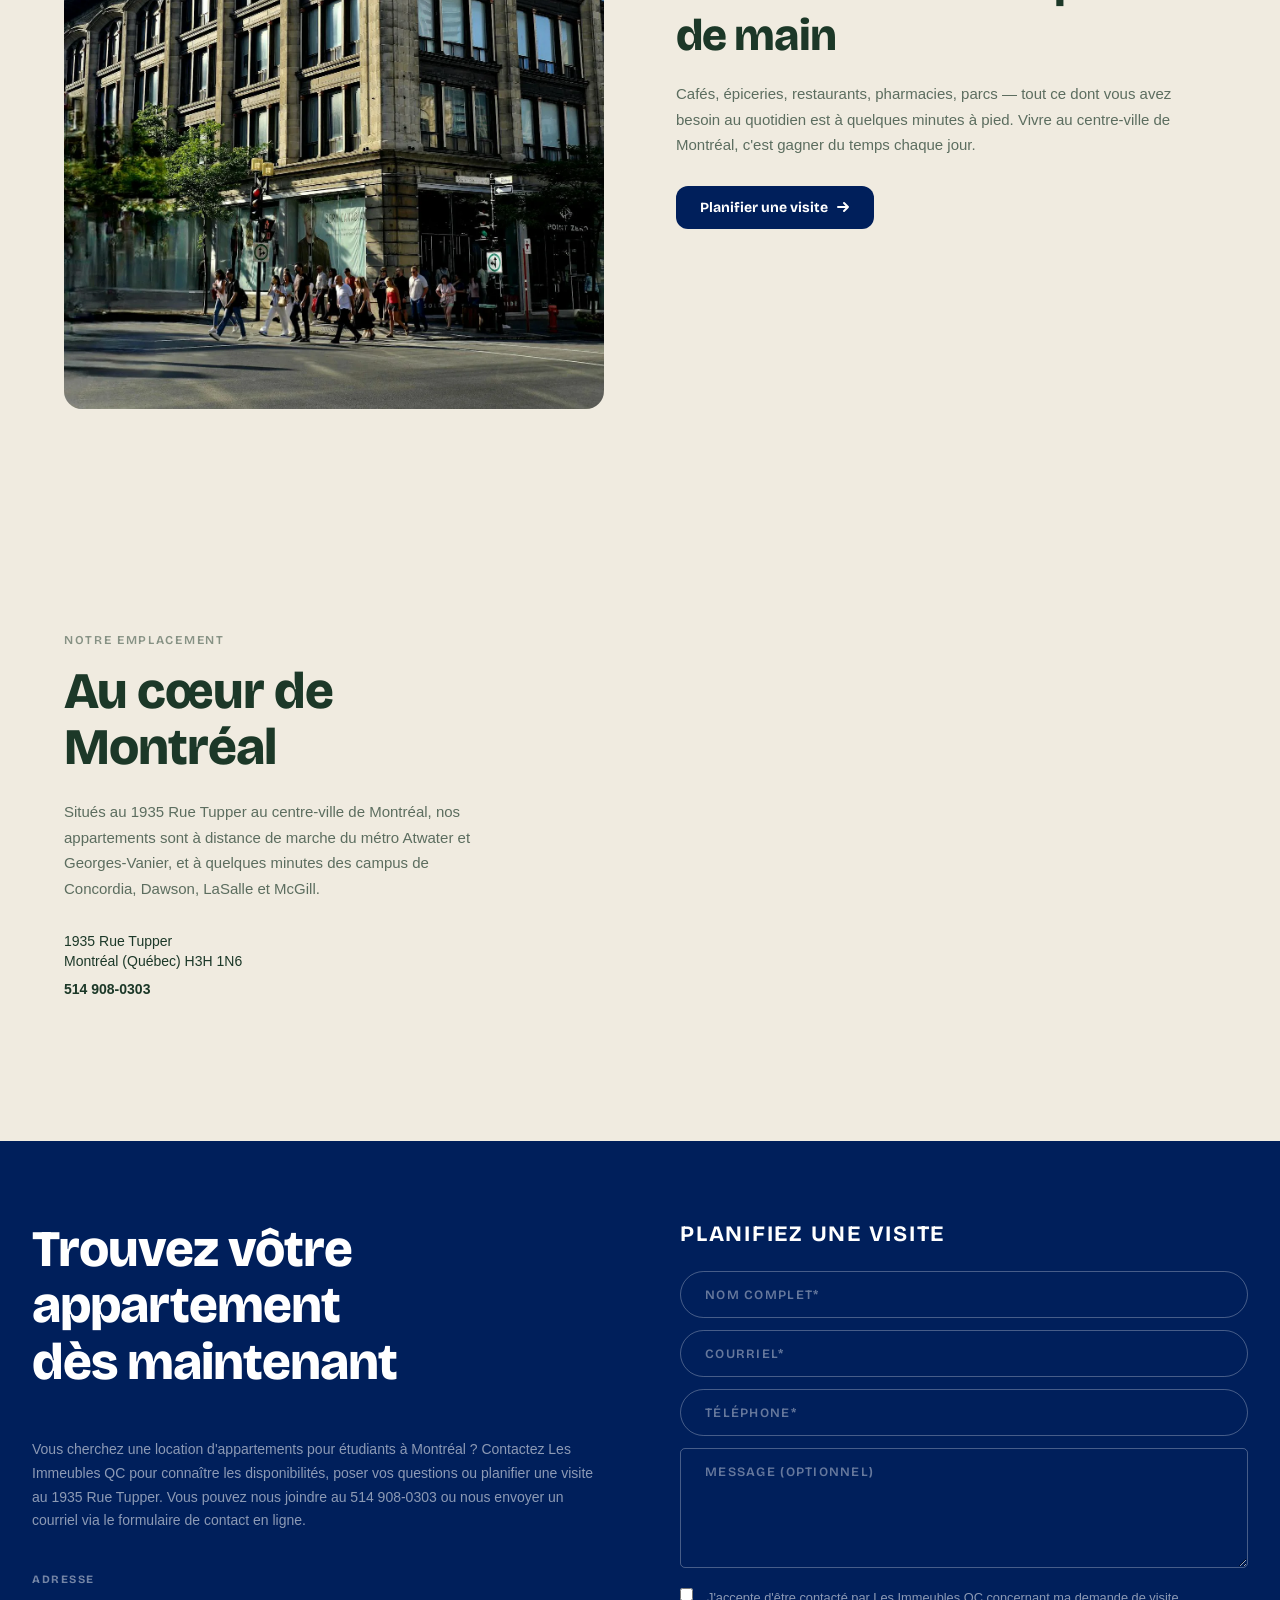
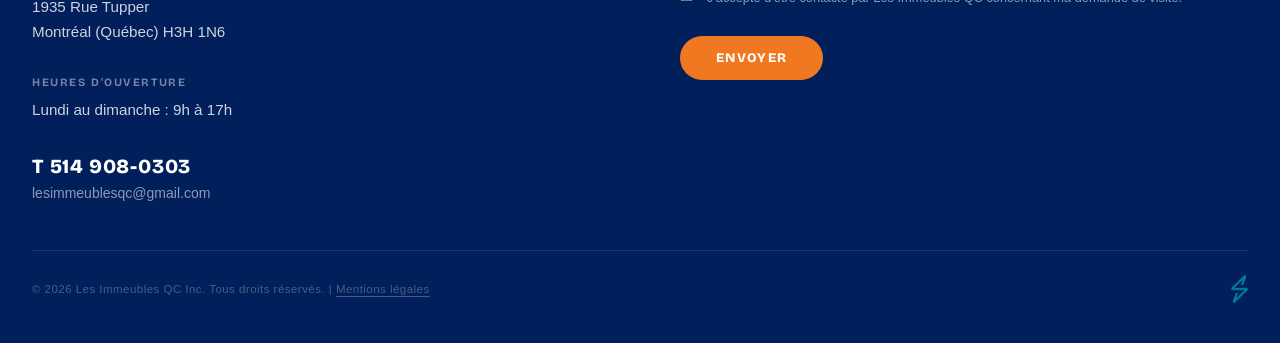
<file: quartier.html>
<!DOCTYPE html>
<html lang="fr">
<head>
  <meta charset="UTF-8" />
  <meta name="viewport" content="width=device-width, initial-scale=1.0" />
  <title>Le quartier — Les Immeubles QC</title>
  <link rel="preconnect" href="https://fonts.googleapis.com" />
  <link rel="preconnect" href="https://fonts.gstatic.com" crossorigin />
  <link href="https://fonts.googleapis.com/css2?family=Bricolage+Grotesque:opsz,wght@12..96,400;12..96,500;12..96,600;12..96,700;12..96,800&display=swap" rel="stylesheet" />
  <link rel="stylesheet" href="style.css" />

</head>
<body>

  <div id="navbar-placeholder">
    <div class="marquee-banner">
      <div class="marquee-track" id="marquee-track"></div>
    </div>

    <div class="navbar-wrap" id="navbar">
      <div class="navbar-card">

        <div class="navbar-top">
          <a href="index.html" class="logo">
            <img class="logo-img" src="assets/Logo_blanc_nav.svg" alt="Les Immeubles QC" />
          </a>

          <nav class="nav-links" id="nav-links"></nav>

          <a href="location-appartements-etudiants-montreal.html" class="nav-cta">Louer un appartement</a>

          <button class="hamburger" id="hamburger" aria-label="Menu">
            <span></span><span></span><span></span>
          </button>
        </div>

        <div class="dropdown-panel" id="dropdown-panel">
          <div class="dropdown-inner" id="dropdown-inner"></div>
        </div>

      </div>

      <div class="mobile-menu" id="mobile-menu">
        <div class="mobile-menu-inner" id="mobile-menu-inner"></div>
      </div>

    </div>
  </div>


  <main id="primary-content">

  <!-- ── Hero ── -->
  <div class="q-hero">
    <img class="q-hero-img" src="assets/wisshajj-downtown-4730166_1920.webp" alt="Rue résidentielle de Montréal" />
    <div class="q-hero-overlay"></div>
    <div class="q-hero-text">
      <span class="q-hero-eyebrow">Centre-Ville · Montréal</span>
      <h1 class="q-hero-title">Un quartier central,<br>vivant et pratique</h1>
    </div>
  </div>

  <!-- ── Intro + POI ── -->
  <section class="q-intro">
    <div class="q-intro-inner">

      <div>
        <span class="q-intro-eyebrow">Le quartier</span>
        <h2 class="q-intro-title">Tout à distance<br>de marche</h2>
        <p class="q-intro-body">Le secteur est reconnu pour sa vie de quartier, sa proximité avec plusieurs établissements d'enseignement et son accès rapide aux transports en commun.</p>
        <p class="q-intro-body" style="margin-top:16px;">Pour un étudiant, c'est un environnement particulièrement pratique. Les déplacements sont simples, les services sont nombreux et le quartier permet de profiter pleinement de Montréal sans dépendre d'une voiture.</p>
      </div>

      <div class="poi-canvas" id="poi-canvas">
        <span class="poi-pill" data-rot="-4">Université Concordia</span>
        <span class="poi-pill" data-rot="3">Collège Dawson</span>
        <span class="poi-pill" data-rot="-6">Collège LaSalle</span>
        <span class="poi-pill" data-rot="2">Université McGill</span>
        <span class="poi-pill" data-rot="-3">Métro Atwater</span>
        <span class="poi-pill" data-rot="5">Métro Georges-Vanier</span>
        <span class="poi-pill" data-rot="-2">Rue Sainte-Catherine</span>
        <span class="poi-pill" data-rot="4">Commerces, restaurants et services essentiels</span>
      </div>
    </div>
  </section>

  <!-- ── Strip ── -->
  <div class="q-strip">
    <div class="q-strip-inner">
      <div class="q-strip-img-wrap">
        <img class="q-strip-img" src="assets/pexels-mj-khan-2150865862-34630433.webp" alt="Rue Sainte-Catherine, Montréal" />
      </div>
      <div>
        <h2 class="q-strip-title">Rue Sainte-Catherine et tous les services à portée de main</h2>
        <p class="q-strip-body">Cafés, épiceries, restaurants, pharmacies, parcs — tout ce dont vous avez besoin au quotidien est à quelques minutes à pied. Vivre au centre-ville de Montréal, c'est gagner du temps chaque jour.</p>
        <a href="index.html#footer" class="q-strip-cta">
          Planifier une visite
          <svg width="14" height="14" viewBox="0 0 14 14" fill="none" stroke="currentColor" stroke-width="2"><path d="M2 7h10M8 3l4 4-4 4" stroke-linecap="round" stroke-linejoin="round"/></svg>
        </a>
      </div>
    </div>
  </div>

  <!-- ── Map ── -->
  <div class="map-section">
    <div class="map-inner">
      <div class="map-left">
        <span class="map-eyebrow">Notre emplacement</span>
        <h2 class="map-heading">Au cœur de<br>Montréal</h2>
        <p class="map-body">Situés au 1935 Rue Tupper au centre-ville de Montréal, nos appartements sont à distance de marche du métro Atwater et Georges-Vanier, et à quelques minutes des campus de Concordia, Dawson, LaSalle et McGill.</p>
        <div class="map-address">
          <p class="map-address-line">1935 Rue Tupper</p>
          <p class="map-address-line">Montréal (Québec) H3H 1N6</p>
          <a href="tel:5149080303" class="map-phone">514 908-0303</a>
        </div>
      </div>
      <div class="map-right">
        <iframe
          class="map-iframe"
          src="https://www.openstreetmap.org/export/embed.html?bbox=-73.5906%2C45.4917%2C-73.5706%2C45.4977&layer=mapnik&marker=45.4947%2C-73.5806"
          loading="lazy"
          title="1935 Rue Tupper, Montréal">
        </iframe>
        <div class="map-overlay"></div>
      </div>
    </div>
  </div>

  </main>

  <div id="footer-placeholder">
    <footer class="footer-section" id="footer">
      <div class="footer-inner">

        <div class="footer-left">
          <h2 class="footer-heading">Trouvez vôtre<br>appartement<br>dès maintenant</h2>
          <p class="footer-desc">Vous cherchez une location d'appartements pour étudiants à Montréal ? Contactez Les Immeubles QC pour connaître les disponibilités, poser vos questions ou planifier une visite au 1935 Rue Tupper. Vous pouvez nous joindre au 514 908-0303 ou nous envoyer un courriel via le formulaire de contact en ligne.</p>
          <div class="footer-info-blocks">

            <div class="footer-info-block">
              <p class="footer-info-label">Adresse</p>
              <p class="footer-info-val">1935 Rue Tupper<br>Montréal (Québec) H3H 1N6</p>
            </div>

            <div class="footer-info-block">
              <p class="footer-info-label">Heures d'ouverture</p>
              <p class="footer-info-val">Lundi au dimanche : 9h à 17h</p>
            </div>

            <div class="footer-info-block">
              <a href="tel:5149080303" class="footer-phone">T 514 908-0303</a>
              <a href="mailto:lesimmeublesqc@gmail.com" class="footer-email">lesimmeublesqc@gmail.com</a>
            </div>

          </div>
        </div>

        <div class="footer-right">
          <h3 class="footer-form-heading">Planifiez une visite</h3>
          <form class="footer-form" id="footer-form">
            <input class="footer-input" type="text" placeholder="NOM COMPLET*" required />
            <input class="footer-input" type="email" placeholder="COURRIEL*" required />
            <input class="footer-input" type="tel" placeholder="TÉLÉPHONE*" required />
            <textarea class="footer-input" placeholder="MESSAGE (OPTIONNEL)"></textarea>
            <label class="footer-checkbox-label">
              <input class="footer-checkbox" type="checkbox" required />
              <span>J'accepte d'être contacté par Les Immeubles QC concernant ma demande de visite.</span>
            </label>
            <button class="footer-submit" type="submit">Envoyer</button>
            <p class="footer-success" id="footer-success">Merci ! Nous vous contacterons sous peu.</p>
          </form>
        </div>

      </div>

      <div class="footer-bottom">
        <p>© 2026 Les Immeubles QC Inc. Tous droits réservés. | <a href="mentions-legales.html" class="footer-legal-link">Mentions légales</a></p>
        <img src="assets/Shorkut_symbole_RGB.webp" alt="Shortkut" class="footer-shortkut-logo" />
      </div>
    </footer>
  </div>


  <script src="main.js"></script>
</body>
</html>
</file>
<file: style.css>
*, *::before, *::after { box-sizing: border-box; margin: 0; padding: 0; }

:root {
  --navy: #001f5b;
  --forest: #1c3828;
  --cream: #f0ebe0;
  --sky: #7ec8f5;
  --orange: #f07820;
  --font: 'Bricolage Grotesque', Arial, sans-serif;
}

html { font-family: Arial, Helvetica, sans-serif; -webkit-font-smoothing: antialiased; scroll-behavior: smooth; }
body { background: #fff; min-height: 100vh; }
a { text-decoration: none; color: inherit; }
button { background: none; border: none; cursor: pointer; font-family: inherit; }

/* ── Marquee Banner ── */
.marquee-banner {
  width: 100%;
  max-width: 100vw;
  overflow: hidden;
  background: var(--navy);
  padding: 8px 0;
}
.marquee-track {
  display: flex;
  white-space: nowrap;
  animation: marquee 22s linear infinite;
}
.marquee-item {
  margin: 0 32px;
  font-size: 0.875rem;
  font-weight: 500;
  color: white;
  font-family: var(--font);
  flex-shrink: 0;
}
@keyframes marquee {
  0%   { transform: translateX(0); }
  100% { transform: translateX(-50%); }
}

/* ── Navbar ── */
.navbar-wrap {
  position: sticky;
  top: 0;
  z-index: 100;
  padding: 12px 16px 8px;
  transition: padding 0.5s cubic-bezier(.25,.46,.45,.94),
              transform 0.4s cubic-bezier(.25,.46,.45,.94);
}
.navbar-wrap.nav-hidden { transform: translateY(-110%); }
.navbar-wrap.scrolled { padding: 8px 24px 6px; }

.navbar-card {
  max-width: 1280px;
  margin: 0 auto;
  border-radius: 16px;
  overflow: hidden;
  box-shadow: 0 4px 20px rgba(0,0,0,.18);
  transition: box-shadow 0.5s;
}
.navbar-wrap.scrolled .navbar-card { box-shadow: 0 8px 32px rgba(0,0,0,.22); }

.navbar-top {
  background: var(--navy);
  padding: 12px 20px;
  display: flex;
  align-items: center;
  justify-content: space-between;
  gap: 16px;
  transition: padding 0.5s;
}
.navbar-wrap.scrolled .navbar-top { padding: 8px 20px; }

/* Logo */
.logo { display: flex; align-items: center; gap: 10px; flex-shrink: 0; }
.logo-img {
  height: 40px;
  width: auto;
  display: block;
  transition: height 0.5s;
}
.navbar-wrap.scrolled .logo-img {
  height: 32px;
}

/* Desktop nav links */
.nav-links {
  display: none;
  align-items: center;
  gap: 4px;
  flex: 1;
  justify-content: center;
}
@media (min-width: 1024px) { .nav-links { display: flex; } }

.nav-btn {
  padding: 6px 12px;
  font-size: 0.875rem;
  font-weight: 500;
  border-radius: 8px;
  color: rgba(255,255,255,.75);
  font-family: var(--font);
  display: flex;
  align-items: center;
  gap: 4px;
  transition: color .2s;
}
.nav-btn:hover, .nav-btn.open { color: white; }
.nav-btn.open { text-decoration: underline; text-underline-offset: 4px; }
.nav-chevron {
  width: 12px; height: 12px;
  transition: transform .3s cubic-bezier(.34,1.56,.64,1);
  flex-shrink: 0;
}
.nav-btn.open .nav-chevron { transform: rotate(180deg); }

/* CTA button */
.nav-cta {
  display: none;
  padding: 8px 16px;
  background: white;
  color: var(--navy);
  font-size: 0.875rem;
  font-weight: 700;
  border-radius: 12px;
  font-family: var(--font);
  white-space: nowrap;
  flex-shrink: 0;
  transition: background .2s, transform .15s;
}
.nav-cta:hover { background: #dbeafe; }
.nav-cta:active { transform: scale(.95); }
@media (min-width: 1024px) { .nav-cta { display: inline-flex; align-items: center; } }

/* Hamburger */
.hamburger {
  display: flex;
  flex-direction: column;
  justify-content: center;
  align-items: center;
  width: 36px; height: 36px;
  gap: 5px;
  border-radius: 8px;
  transition: background .2s;
}
.hamburger:hover { background: rgba(255,255,255,.1); }
.hamburger span {
  display: block;
  width: 20px; height: 2px;
  background: white;
  border-radius: 2px;
  transition: all .3s cubic-bezier(.34,1.56,.64,1);
  transform-origin: center;
}
.hamburger.open span:nth-child(1) { transform: rotate(45deg) translate(0, 7px); }
.hamburger.open span:nth-child(2) { opacity: 0; transform: scaleX(0); }
.hamburger.open span:nth-child(3) { transform: rotate(-45deg) translate(0, -7px); }
@media (min-width: 1024px) { .hamburger { display: none; } }

/* Desktop dropdown */
.dropdown-panel {
  display: none;
  background: var(--cream);
  overflow: hidden;
  max-height: 0;
  opacity: 0;
  transition: max-height .45s cubic-bezier(.25,.46,.45,.94), opacity .35s;
}
@media (min-width: 1024px) { .dropdown-panel { display: block; } }
.dropdown-panel.open { max-height: 300px; opacity: 1; }

.dropdown-inner {
  padding: 24px 32px;
  display: flex;
  flex-direction: column;
  gap: 4px;
}
.dropdown-link {
  color: var(--navy);
  font-size: 1.25rem;
  font-weight: 600;
  font-family: var(--font);
  padding: 4px 0;
  width: fit-content;
  transition: transform .2s, opacity .2s;
}
.dropdown-link:hover { transform: translateX(4px); opacity: .65; }

/* Mobile menu — floats above page content */
.mobile-menu {
  position: absolute;
  top: calc(100% - 8px);
  left: 16px;
  right: 16px;
  background: var(--cream);
  border-radius: 0 0 16px 16px;
  box-shadow: 0 12px 32px rgba(0,0,0,.18);
  overflow: hidden;
  max-height: 0;
  opacity: 0;
  z-index: 200;
  transition: max-height .5s cubic-bezier(.25,.46,.45,.94), opacity .35s;
}
.mobile-menu.open { max-height: 800px; opacity: 1; }
@media (min-width: 1024px) { .mobile-menu { display: none !important; } }

.mobile-menu-inner { padding: 20px; display: flex; flex-direction: column; gap: 0; }

.mobile-nav-btn {
  width: 100%;
  display: flex;
  align-items: center;
  justify-content: space-between;
  padding: 12px 0;
  font-size: 1.125rem;
  font-weight: 600;
  color: var(--navy);
  font-family: var(--font);
  border-bottom: 1px solid rgba(0,31,91,.1);
  transition: opacity .2s;
}
.mobile-nav-btn:hover { opacity: .65; }
.mobile-chevron {
  width: 16px; height: 16px;
  transition: transform .3s cubic-bezier(.34,1.56,.64,1);
}
.mobile-chevron.open { transform: rotate(180deg); }

.mobile-sub {
  overflow: hidden;
  max-height: 0;
  opacity: 0;
  transition: max-height .4s cubic-bezier(.25,.46,.45,.94), opacity .3s;
}
.mobile-sub.open { max-height: 200px; opacity: 1; }
.mobile-sub-inner { padding: 4px 0 8px 16px; display: flex; flex-direction: column; gap: 0; }
.mobile-sub-link {
  padding: 8px 0;
  font-size: 1rem;
  font-weight: 500;
  color: rgba(0,31,91,.7);
  transition: color .2s;
  display: block;
}
.mobile-sub-link:hover { color: var(--navy); }

.mobile-cta {
  margin-top: 12px;
  padding: 12px 16px;
  background: var(--navy);
  color: white;
  font-size: 1rem;
  font-weight: 700;
  border-radius: 12px;
  text-align: center;
  font-family: var(--font);
  display: block;
  transition: background .2s, transform .15s;
}
.mobile-cta:hover { background: #002d80; }
.mobile-cta:active { transform: scale(.95); }

/* ── Hero ── */
.hero-section {
  background: white;
  padding: 24px 0 0;
}
.hero-container {
  position: relative;
  overflow: hidden;
  transition: margin .4s, border-radius .4s;
}
.hero-video {
  width: 100%;
  display: block;
  object-fit: cover;
  aspect-ratio: 16/7;
}
.hero-grad-tl {
  position: absolute; inset: 0;
  background: linear-gradient(135deg, rgba(0,0,0,.6) 0%, rgba(0,0,0,.2) 40%, transparent 70%);
  pointer-events: none;
}
.hero-grad-br {
  position: absolute; inset: 0;
  background: linear-gradient(315deg, rgba(0,0,0,.55) 0%, rgba(0,0,0,.15) 40%, transparent 70%);
  pointer-events: none;
}
.hero-text-tl {
  position: absolute; top: 32px; left: 32px; z-index: 10; max-width: 560px;
}
.hero-text-tl h1 {
  color: white;
  font-size: clamp(2rem, 5vw, 4.5rem);
  font-weight: 700;
  line-height: 1.1;
  font-family: var(--font);
}
.hero-text-br {
  position: absolute; bottom: 32px; right: 32px; z-index: 10; text-align: right;
}
.hero-text-br p {
  color: white;
  font-size: clamp(2rem, 5vw, 4.5rem);
  font-weight: 500;
  font-family: var(--font);
  line-height: 1.1;
}

/* ── Apartment Table ── */
.apt-section {
  background: var(--cream);
  position: relative;
  z-index: 50;
  padding: 64px 24px;
  overflow-x: hidden;
}
@media (min-width: 1024px) { .apt-section { padding: 96px 64px; } }

.apt-inner { max-width: 1280px; margin: 0 auto; }

.apt-heading { margin-bottom: 40px; }
.apt-desc {
  color: rgba(28,56,40,.7);
  font-size: 1rem;
  line-height: 1.72;
  margin-top: 16px;
}
.apt-eyebrow {
  font-size: 0.75rem;
  letter-spacing: .12em;
  text-transform: uppercase;
  color: var(--forest);
  font-weight: 600;
  margin-bottom: 8px;
}
.apt-title {
  font-family: var(--font);
  font-weight: 800;
  font-size: clamp(32px, 4vw, 52px);
  color: var(--forest);
  letter-spacing: -.02em;
  line-height: 1.1;
}

.apt-grid {
  display: grid;
  grid-template-columns: 1fr;
  gap: 20px;
  align-items: start;
  overflow: hidden;
  min-width: 0;
}
.apt-grid > * { min-width: 0; }
@media (min-width: 1024px) { .apt-grid { grid-template-columns: 1fr; } }

.apt-img-wrap {
  position: relative;
  border-radius: 24px;
  overflow: hidden;
  height: 600px;
  width: 100%;
  min-width: 0;
}
@media (min-width: 1024px) { .apt-img-wrap { position: sticky; top: 32px; } }

.apt-img { width: 100%; height: 100%; object-fit: cover; display: block; }
.apt-img-overlay {
  position: absolute; inset: 0;
  background: linear-gradient(160deg, rgba(0,0,0,.05) 0%, rgba(0,0,0,.35) 100%);
}
.apt-img-labels {
  position: absolute; inset: 0;
  padding: 32px;
  display: flex;
  flex-direction: column;
  justify-content: space-between;
}
.apt-badge {
  background: rgba(28,56,40,.88);
  backdrop-filter: blur(8px);
  color: white;
  border-radius: 9999px;
  padding: 6px 16px;
  font-size: 0.82rem;
  font-weight: 600;
  font-family: var(--font);
  width: fit-content;
  margin-left: auto;
}
.apt-badge-addr {
  background: rgba(0,0,0,.5);
  backdrop-filter: blur(8px);
  color: white;
  border-radius: 9999px;
  padding: 6px 16px;
  font-size: 0.82rem;
  font-weight: 600;
  font-family: var(--font);
  width: fit-content;
}

.apt-right { display: flex; flex-direction: column; gap: 10px; }


/* Table */
.table-wrap {
  background: white;
  border-radius: 18px;
  overflow: hidden;
}
.table-count {
  padding: 14px 24px 0;
  font-size: .78rem;
  color: #9ca3af;
}
.table-scroll { overflow-y: auto; max-height: 460px; }
table { width: 100%; border-collapse: collapse; }
thead { position: sticky; top: 0; background: white; z-index: 10; }
thead tr { border-bottom: 1px solid #f3f4f6; }
th {
  padding: 12px 24px;
  text-align: left;
  font-size: .82rem;
  font-weight: 700;
  color: #6b7280;
  cursor: pointer;
  user-select: none;
  white-space: nowrap;
  font-family: var(--font);
  transition: color .15s;
}
th.sort-active { color: var(--forest); }
.sort-arrow {
  display: inline-block;
  margin-left: 4px;
  vertical-align: middle;
  opacity: .25;
  transition: transform .15s, opacity .15s;
}
.sort-arrow.active { opacity: 1; }
.sort-arrow.desc { transform: rotate(180deg); }

tbody tr { border-bottom: 1px solid #f9f8f6; transition: background .1s; }
tbody tr:last-child { border-bottom: none; }
tbody tr:hover { background: #faf9f7; }
td { padding: 14px 24px; font-size: .88rem; color: #6b7280; }
td.td-unit { font-weight: 600; color: var(--forest); }
td.td-price { font-weight: 700; color: #1a7a3c; }
.empty-row td { padding: 48px 24px; text-align: center; font-size: .88rem; color: #9ca3af; }

.statut-badge {
  display: inline-block;
  padding: 4px 12px;
  border-radius: 9999px;
  font-size: .78rem;
  font-weight: 600;
  font-family: var(--font);
}
.statut-dispo   { background: #dcfce7; color: #15803d; }
.statut-loue    { background: #fee2e2; color: #b91c1c; }
.statut-reserve { background: #fef9c3; color: #92400e; }

/* ── Feature Strips ── */
.strip {
  position: sticky;
  top: 0;
  padding: 64px 32px;
}
@media (min-width: 1024px) { .strip { padding: 96px 64px; } }

.strip-inner {
  max-width: 1280px;
  margin: 0 auto;
  display: flex;
  flex-direction: column;
  align-items: center;
  justify-content: space-between;
  gap: 40px;
  min-height: 240px;
}
@media (min-width: 1024px) {
  .strip-inner { flex-direction: row; gap: 64px; }
}

.strip-text {
  display: flex;
  flex-direction: column;
  justify-content: space-between;
  gap: 40px;
  flex: 1;
  align-self: stretch;
}
@media (min-width: 1024px) { .strip-text { gap: 0; } }

.strip-title {
  font-size: clamp(2rem, 4vw, 3.75rem);
  font-weight: 700;
  line-height: 1.15;
  letter-spacing: -.02em;
  font-family: var(--font);
}
.strip-body-wrap { display: flex; flex-direction: column; gap: 16px; }
.strip-body { font-size: .875rem; line-height: 1.7; max-width: 340px; }
.strip-cta {
  display: inline-flex;
  align-items: center;
  gap: 6px;
  font-size: .875rem;
  font-weight: 600;
  text-decoration: underline;
  text-underline-offset: 4px;
  font-family: var(--font);
  width: fit-content;
  transition: opacity .2s;
}
.strip-cta:hover { opacity: .7; }

.strip-img-wrap {
  position: relative;
  border-radius: 16px;
  overflow: hidden;
  flex-shrink: 0;
  width: 100%;
  height: 260px;
}
@media (min-width: 1024px) { .strip-img-wrap { width: 440px; } }
@media (min-width: 1280px) { .strip-img-wrap { width: 500px; } }
.strip-img { width: 100%; height: 100%; object-fit: cover; display: block; }

/* ── Intro Section ── */
.intro-section {
  background: var(--cream);
  padding: 96px 16px;
  overflow: hidden;
  position: relative;
  z-index: 35;
}

.intro-inner {
  max-width: 1280px;
  margin: 0 auto;
  display: grid;
  grid-template-columns: 1fr;
  gap: 48px;
  align-items: center;
}
@media (min-width: 1024px) { .intro-inner { grid-template-columns: 1fr 560px; gap: 80px; } }

.intro-eyebrow {
  font-size: .75rem;
  font-weight: 600;
  letter-spacing: .25em;
  text-transform: uppercase;
  color: rgba(0,31,91,.5);
  font-family: var(--font);
}
.intro-title {
  font-size: clamp(2.25rem, 5vw, 4.5rem);
  font-weight: 700;
  color: var(--navy);
  line-height: 1.05;
  letter-spacing: -.03em;
  font-family: var(--font);
}
.intro-title-dim { color: rgba(0,31,91,.4); }

.schools-marquee {
  overflow: hidden;
  padding: 18px 0;
}
.schools-track {
  display: flex;
  white-space: nowrap;
  animation: marquee 22s linear infinite;
}
.schools-item {
  font-family: var(--font);
  font-size: clamp(1rem, 2vw, 1.5rem);
  font-weight: 700;
  color: rgba(0,31,91,.22);
  padding: 0 32px;
  flex-shrink: 0;
  letter-spacing: .04em;
  text-transform: uppercase;
}
.intro-divider { width: 64px; height: 1px; background: rgba(0,31,91,.3); }
.intro-body {
  color: rgba(0,31,91,.7);
  font-size: 1.125rem;
  line-height: 1.7;
  max-width: 560px;
}
.intro-cta-row { display: flex; align-items: center; gap: 16px; flex-wrap: wrap; }
.intro-cta-btn {
  display: inline-flex;
  align-items: center;
  gap: 8px;
  padding: 14px 24px;
  background: var(--navy);
  color: white;
  font-size: .875rem;
  font-weight: 700;
  border-radius: 12px;
  font-family: var(--font);
  transition: background .2s, transform .15s;
}
.intro-cta-btn:hover { background: #002d80; }
.intro-cta-btn:active { transform: scale(.95); }
.intro-cta-addr { font-size: .875rem; color: rgba(0,31,91,.5); font-weight: 500; }

.intro-img-col { position: relative; }
.intro-img-wrap {
  position: relative;
  border-radius: 16px;
  overflow: hidden;
  height: 580px;
}
.intro-img { width: 100%; height: 100%; object-fit: cover; display: block; }
.intro-img-overlay {
  position: absolute; inset: 0;
  background: linear-gradient(to top, rgba(0,0,0,.4) 0%, transparent 60%);
}
.intro-badge {
  position: absolute;
  bottom: -20px;
  left: -20px;
  background: white;
  border-radius: 16px;
  padding: 20px 24px;
  box-shadow: 0 12px 40px rgba(0,0,0,.15);
}
.intro-badge-num {
  font-size: 2.25rem;
  font-weight: 800;
  color: var(--navy);
  line-height: 1;
  font-family: var(--font);
}
.intro-badge-label {
  font-size: .875rem;
  color: rgba(0,31,91,.6);
  font-weight: 500;
  margin-top: 4px;
  line-height: 1.4;
}

/* ── Showcase ── */
.showcase-section {
  background: var(--navy);
  position: relative;
  z-index: 35;
  overflow: hidden;
}

.showcase-inner {
  display: grid;
  grid-template-columns: 58fr 42fr;
  min-height: 600px;
}

.showcase-inner > * { min-width: 0; }

.showcase-img-col {
  padding: 28px 0 28px 28px;
  overflow: hidden;
}

.showcase-main-img-wrap {
  width: 100%;
  height: 100%;
  border-radius: 20px;
  overflow: hidden;
}

@keyframes showcase-zoom {
  from { transform: scale(1); }
  to   { transform: scale(1.08); }
}

.showcase-main-img {
  width: 100%;
  height: 100%;
  object-fit: cover;
  display: block;
  transition: opacity .25s ease;
  animation: showcase-zoom 9s ease-out forwards;
}

.showcase-content-col {
  padding: 60px 52px 44px 44px;
  display: flex;
  flex-direction: column;
  justify-content: space-between;
  gap: 40px;
}

.showcase-heading {
  font-family: var(--font);
  font-size: clamp(2rem, 3.2vw, 3rem);
  font-weight: 700;
  color: #fff;
  line-height: 1.1;
  margin-bottom: 24px;
}

.showcase-body {
  color: rgba(255,255,255,.62);
  font-size: 1rem;
  line-height: 1.72;
}

.showcase-nav {
  display: flex;
  align-items: center;
  gap: 12px;
}

.showcase-thumbs {
  display: flex;
  gap: 8px;
  flex: 1;
  overflow-x: auto;
  scrollbar-width: none;
}
.showcase-thumbs::-webkit-scrollbar { display: none; }

.showcase-thumb {
  width: 62px;
  height: 62px;
  border-radius: 10px;
  overflow: hidden;
  border: 2px solid transparent;
  cursor: pointer;
  padding: 0;
  flex-shrink: 0;
  transition: border-color .2s;
  background: none;
}

.showcase-thumb.active { border-color: #fff; }

.showcase-thumb img {
  width: 100%;
  height: 100%;
  object-fit: cover;
  display: block;
}

.showcase-arrows { display: flex; gap: 8px; }

.showcase-arrow {
  width: 48px;
  height: 48px;
  border-radius: 12px;
  background: rgba(255,255,255,.12);
  border: none;
  cursor: pointer;
  display: flex;
  align-items: center;
  justify-content: center;
  color: #fff;
  flex-shrink: 0;
  transition: background .2s;
}
.showcase-arrow:hover { background: rgba(255,255,255,.22); }

@media (max-width: 1023px) {
  .showcase-inner { grid-template-columns: 1fr; min-height: unset; }
  .showcase-img-col { padding: 20px 20px 0; height: 340px; }
  .showcase-content-col { padding: 36px 32px 40px; gap: 32px; }
}

@media (max-width: 767px) {
  .showcase-img-col { height: 260px; padding: 14px 14px 0; width: 100%; overflow: hidden; }
  .showcase-main-img-wrap { width: 100%; max-width: 100%; }
  .showcase-main-img { width: 100%; max-width: 100%; }
  .showcase-content-col { padding: 28px 16px 32px; gap: 28px; }
  .showcase-thumb { width: 46px; height: 46px; border-radius: 8px; }
  .showcase-arrow { width: 40px; height: 40px; }
}

/* ── POI Pills ── */
.poi-section {
  background: var(--cream);
  padding: 140px 64px;
  position: relative;
  z-index: 36;
}

.poi-inner {
  max-width: 1280px;
  margin: 0 auto;
  display: grid;
  grid-template-columns: 1fr 1fr;
  gap: 80px;
  align-items: center;
}

.poi-heading {
  font-family: var(--font);
  font-size: clamp(2rem, 3.5vw, 3rem);
  font-weight: 700;
  color: var(--navy);
  line-height: 1.1;
  letter-spacing: -.02em;
  margin-bottom: 12px;
}

.poi-subheading {
  font-size: .9375rem;
  color: rgba(0,31,91,.55);
  line-height: 1.65;
  max-width: 380px;
  margin-bottom: 32px;
}

.poi-canvas {
  position: relative;
  height: 420px;
}

.poi-pill {
  position: absolute;
  display: inline-flex;
  align-items: center;
  padding: 13px 22px;
  background: #fff;
  border-radius: 9999px;
  font-family: var(--font);
  font-size: .95rem;
  font-weight: 600;
  color: var(--navy);
  box-shadow: 0 4px 18px rgba(0,31,91,.1);
  cursor: default;
  user-select: none;
  white-space: nowrap;
  transition: scale .22s cubic-bezier(.34,1.56,.64,1), box-shadow .22s ease;
}

.poi-pill:hover {
  scale: 1.1;
  box-shadow: 0 10px 30px rgba(0,31,91,.18);
}

.poi-img-col {
  position: relative;
  height: 340px;
  overflow: visible;
}

.poi-card-stack {
  position: relative;
  width: 100%;
  height: 100%;
}

.poi-card {
  position: absolute;
  inset: 0;
  border-radius: 20px;
  overflow: hidden;
  cursor: pointer;
  user-select: none;
  will-change: transform;
  transform-origin: bottom left;
  transition: transform 0.55s cubic-bezier(.25,.46,.45,.94),
              box-shadow 0.55s ease;
}

.poi-card img {
  width: 100%;
  height: 100%;
  object-fit: cover;
  display: block;
  pointer-events: none;
}

.poi-card.pos-front {
  transform: rotate(0deg);
  z-index: 3;
  box-shadow: 0 14px 40px rgba(0,0,0,.22);
}

.poi-card.pos-mid {
  transform: rotate(5deg);
  z-index: 2;
  box-shadow: 0 6px 20px rgba(0,0,0,.14);
}

.poi-card.pos-back {
  transform: rotate(10deg);
  z-index: 1;
  box-shadow: 0 3px 10px rgba(0,0,0,.1);
}

.poi-card.pos-front:hover {
  transform: rotate(0deg) translate(3px, -5px);
  box-shadow: 0 20px 52px rgba(0,0,0,.28);
}

@media (max-width: 1023px) {
  .poi-section { padding: 72px 32px; }
  .poi-inner { grid-template-columns: 1fr; gap: 48px; }
  .poi-img-col { height: 300px; overflow: hidden; }
  .poi-card.pos-mid  { transform: rotate(3deg); }
  .poi-card.pos-back { transform: rotate(6deg); }
}

@media (max-width: 767px) {
  .poi-section { padding: 56px 20px; }
  .poi-inner { grid-template-columns: 1fr; gap: 36px; }
  .poi-img-col { height: 240px; overflow: hidden; }
  .poi-card.pos-mid  { transform: rotate(2deg); }
  .poi-card.pos-back { transform: rotate(4deg); }
  .poi-canvas {
    height: auto;
    display: flex;
    flex-direction: column;
    gap: 8px;
    padding: 4px 0;
  }
  .poi-pill {
    position: static;
    font-size: .875rem;
    padding: 10px 16px;
    white-space: normal;
    width: fit-content;
  }
  .poi-img-col { height: 240px; }
}

/* ── FAQ ── */
.faq-section {
  background: var(--cream);
  padding: 96px 64px;
  position: relative;
  z-index: 36;
}
@media (max-width: 1023px) { .faq-section { padding: 72px 32px; } }
@media (max-width: 767px)  { .faq-section { padding: 56px 20px; } }

.faq-inner {
  max-width: 1280px;
  margin: 0 auto;
  display: grid;
  grid-template-columns: 1fr;
  gap: 48px;
}
@media (min-width: 1024px) { .faq-inner { grid-template-columns: 320px 1fr; gap: 80px; align-items: start; } }

.faq-heading {
  font-family: var(--font);
  font-weight: 800;
  font-size: clamp(2rem, 3.5vw, 3rem);
  color: var(--forest);
  line-height: 1.1;
  letter-spacing: -.02em;
  margin-bottom: 32px;
}

.faq-cta {
  display: inline-flex;
  align-items: center;
  padding: 12px 22px;
  background: var(--forest);
  color: white;
  font-size: .875rem;
  font-weight: 700;
  border-radius: 10px;
  font-family: var(--font);
  transition: background .2s, transform .15s;
}
.faq-cta:hover  { background: #142a1e; }
.faq-cta:active { transform: scale(.95); }

.faq-right { display: flex; flex-direction: column; }

.faq-item { border-top: 1px solid rgba(28,56,40,.15); }
.faq-item:last-child { border-bottom: 1px solid rgba(28,56,40,.15); }

.faq-q {
  width: 100%;
  display: flex;
  align-items: center;
  justify-content: space-between;
  gap: 16px;
  padding: 22px 4px;
  text-align: left;
  font-family: var(--font);
  font-size: 1rem;
  font-weight: 600;
  color: var(--forest);
  background: none;
  border: none;
  cursor: pointer;
  transition: opacity .15s;
}
.faq-q:hover { opacity: .7; }

.faq-chev {
  color: var(--forest);
  flex-shrink: 0;
  transition: transform .35s cubic-bezier(.34,1.56,.64,1);
}
.faq-item.open .faq-chev { transform: rotate(180deg); }

.faq-a {
  overflow: hidden;
  max-height: 0;
  transition: max-height .4s cubic-bezier(.25,.46,.45,.94);
}
.faq-item.open .faq-a { max-height: 300px; }

.faq-a p {
  padding: 0 4px 22px;
  font-size: .9375rem;
  color: rgba(28,56,40,.75);
  line-height: 1.7;
}
.faq-a a { color: var(--forest); font-weight: 600; text-decoration: underline; text-underline-offset: 3px; }
.faq-a a:hover { opacity: .7; }

/* ── Map ── */
.map-section {
  background: var(--cream);
  padding: 96px 64px;
  position: relative;
  z-index: 71;
}
@media (max-width: 1023px) { .map-section { padding: 72px 32px; } }
@media (max-width: 767px)  { .map-section { padding: 56px 20px; } }

.map-inner {
  max-width: 1280px;
  margin: 0 auto;
  display: grid;
  grid-template-columns: 1fr;
  gap: 48px;
  align-items: center;
}
@media (min-width: 1024px) { .map-inner { grid-template-columns: 1fr 1fr; gap: 72px; } }

.map-eyebrow {
  display: block;
  font-size: .75rem;
  font-weight: 600;
  letter-spacing: .14em;
  text-transform: uppercase;
  color: rgba(28,56,40,.5);
  margin-bottom: 16px;
  font-family: var(--font);
}
.map-heading {
  font-family: var(--font);
  font-weight: 800;
  font-size: clamp(2rem, 4vw, 3.25rem);
  color: var(--forest);
  line-height: 1.1;
  letter-spacing: -.02em;
  margin-bottom: 24px;
}
.map-body {
  font-size: .9375rem;
  color: rgba(28,56,40,.7);
  line-height: 1.7;
  max-width: 440px;
  margin-bottom: 32px;
}
.map-address { display: flex; flex-direction: column; gap: 4px; }
.map-address-line {
  font-size: .875rem;
  color: var(--forest);
  font-weight: 500;
}
.map-phone {
  font-size: .875rem;
  font-weight: 700;
  color: var(--forest);
  margin-top: 8px;
  transition: opacity .2s;
}
.map-phone:hover { opacity: .6; }

.map-right {
  position: relative;
  border-radius: 20px;
  overflow: hidden;
  height: 460px;
}
@media (max-width: 767px) { .map-right { height: 280px; } }

.map-iframe {
  width: 100%;
  height: 100%;
  border: 0;
  display: block;
}
.map-overlay {
  position: absolute;
  inset: 0;
  z-index: 1;
  cursor: default;
}

/* ── Footer ── */
.footer-section {
  background: var(--navy);
  padding: 80px 32px 40px;
  position: relative;
  z-index: 70;
}

.footer-inner {
  max-width: 1280px;
  margin: 0 auto;
  display: grid;
  grid-template-columns: 1fr;
  gap: 64px;
}
@media (min-width: 1024px) { .footer-inner { grid-template-columns: 1fr 1fr; gap: 80px; } }

.footer-heading {
  font-family: var(--font);
  font-weight: 800;
  font-size: clamp(2rem, 4vw, 3.25rem);
  color: white;
  line-height: 1.1;
  letter-spacing: -.02em;
  margin-bottom: 48px;
}

.footer-desc {
  font-size: .875rem;
  color: rgba(255,255,255,.55);
  line-height: 1.7;
  margin-bottom: 40px;
}

.footer-info-blocks { display: flex; flex-direction: column; gap: 32px; }

.footer-info-label {
  font-size: .7rem;
  font-weight: 700;
  letter-spacing: .14em;
  text-transform: uppercase;
  color: rgba(255,255,255,.45);
  margin-bottom: 8px;
  font-family: var(--font);
}

.footer-info-val {
  font-size: .95rem;
  color: rgba(255,255,255,.8);
  line-height: 1.65;
}

.footer-phone {
  display: block;
  font-size: 1.25rem;
  font-weight: 800;
  color: white;
  font-family: var(--font);
  letter-spacing: .04em;
  margin-bottom: 6px;
  transition: opacity .2s;
}
.footer-email {
  font-size: .875rem;
  color: rgba(255,255,255,.55);
  transition: opacity .2s;
}
.footer-phone:hover, .footer-email:hover { opacity: .65; }

.footer-form-heading {
  font-family: var(--font);
  font-weight: 700;
  font-size: 1.375rem;
  color: white;
  letter-spacing: .08em;
  text-transform: uppercase;
  margin-bottom: 24px;
}

.footer-form,
.wpcf7-form {
  display: flex;
  flex-direction: column;
  gap: 12px;
}

.wpcf7-form-control-wrap {
  display: block;
  width: 100%;
}

.footer-input {
  width: 100%;
  background: transparent;
  border: 1px solid rgba(255,255,255,.28);
  border-radius: 9999px;
  padding: 15px 24px;
  color: white;
  font-size: .8rem;
  font-weight: 600;
  letter-spacing: .1em;
  font-family: var(--font);
  outline: none;
  transition: border-color .2s;
}
.footer-input::placeholder { color: rgba(255,255,255,.4); }
.footer-input:focus { border-color: rgba(255,255,255,.65); }

textarea.footer-input {
  border-radius: 5px !important;
  resize: vertical;
  min-height: 120px;
}

.footer-checkbox-label {
  display: flex;
  align-items: flex-start;
  gap: 14px;
  color: rgba(255,255,255,.55);
  font-size: .8rem;
  line-height: 1.55;
  cursor: pointer;
  padding: 8px 0;
}

.footer-checkbox {
  border: none !important;
  background: transparent !important;
  border-radius: 0 !important;
  width: auto !important;
  height: auto !important;
  min-width: 0 !important;
  display: inline-block;
}

.footer-checkbox input[type="checkbox"] {
  width: 22px;
  height: 22px;
  min-width: 22px;
  border-radius: 50%;
  border: 1.5px solid rgba(255,255,255,.35) !important;
  appearance: none;
  -webkit-appearance: none;
  margin-top: 1px;
  cursor: pointer;
  transition: background .2s, border-color .2s;
  background: transparent;
  display: inline-block;
  vertical-align: middle;
  outline: none;
  position: relative;
}

.footer-checkbox input[type="checkbox"]:checked {
  background: var(--orange) !important;
  border-color: var(--orange) !important;
}

.footer-checkbox input[type="checkbox"]:checked::after {
  content: '';
  position: absolute;
  left: 7px;
  top: 3px;
  width: 5px;
  height: 9px;
  border: solid white;
  border-width: 0 2px 2px 0;
  transform: rotate(45deg);
}

.footer-submit {
  align-self: flex-start;
  padding: 14px 36px;
  background: var(--orange);
  color: white;
  font-size: .82rem;
  font-weight: 800;
  letter-spacing: .1em;
  text-transform: uppercase;
  border-radius: 9999px;
  font-family: var(--font);
  border: none;
  cursor: pointer;
  transition: background .2s, transform .15s;
  margin-top: 8px;
}
.footer-submit:hover { background: #d4661a; }
.footer-submit:active { transform: scale(.95); }

.footer-success {
  display: none;
  font-size: .875rem;
  color: var(--sky);
  font-weight: 600;
  margin-top: 4px;
}
.footer-success.visible { display: block; }

.footer-bottom {
  max-width: 1280px;
  margin: 48px auto 0;
  padding-top: 24px;
  border-top: 1px solid rgba(255,255,255,.1);
  font-size: .72rem;
  color: rgba(255,255,255,.28);
  letter-spacing: .04em;
  display: flex;
  align-items: center;
  justify-content: space-between;
}

.footer-shortkut-logo {
  height: 28px;
  width: auto;
  opacity: .45;
}

.footer-legal-link {
  color: rgba(255,255,255,.28);
  text-decoration: underline;
  text-underline-offset: 3px;
  transition: color .2s;
}
.footer-legal-link:hover { color: rgba(255,255,255,.6); }

/* ═══════════════════════════════════════
   Tablet — 768 px → 1023 px
   ═══════════════════════════════════════ */

@media (max-width: 1023px) {
  .apt-section    { padding: 64px 32px; }
  .intro-section  { padding: 80px 24px; }
  .strip          { padding: 64px 32px; }
  .footer-section { padding: 64px 32px 40px; }
}

/* ═══════════════════════════════════════
   Mobile — ≤ 767 px
   ═══════════════════════════════════════ */

@media (max-width: 767px) {

  body { overflow-x: hidden; }

  /* Navbar */
  .navbar-wrap { padding: 8px 12px 6px; }
  .mobile-menu { top: calc(100% - 6px); left: 12px; right: 12px; }

  /* Hero — portrait aspect ratio on mobile */
  .hero-section { padding: 12px 0 0; }
  .hero-video { aspect-ratio: 3/4; }
  .hero-text-tl { top: 20px; left: 20px; right: 20px; }
  .hero-text-tl h1 { font-size: clamp(1.75rem, 8vw, 2.5rem); }
  .hero-text-br { bottom: 20px; right: 20px; left: 20px; text-align: left; }
  .hero-text-br p { font-size: clamp(1.5rem, 7vw, 2.25rem); }

  /* Apartment section */
  .apt-section    { padding: 48px 16px; }
  .apt-heading    { margin-bottom: 24px; }
  .apt-grid       { gap: 12px; }
  .apt-img-wrap   { height: auto; aspect-ratio: 4/3; width: 100%; max-width: 100%; border-radius: 16px; overflow: hidden; }
  .apt-img        { width: 100%; max-width: 100%; display: block; }
  .apt-img-labels { padding: 16px 20px; }
  .table-wrap     { overflow-x: auto; -webkit-overflow-scrolling: touch; }
  table           { min-width: 620px; }
  th              { padding: 10px 10px; font-size: .72rem; white-space: nowrap; }
  td              { padding: 10px 10px; font-size: .8rem; }
  .table-count    { padding: 12px 12px 0; }
  .statut-badge   { padding: 3px 9px; font-size: .72rem; }

  /* Strips */
  .strip          { padding: 48px 20px; }
  .strip-inner    { min-height: auto; }
  .strip-img-wrap { height: 200px; }

  /* Intro */
  .intro-section  { padding: 64px 16px 84px; }
  .intro-inner    { gap: 32px; }
  .intro-img-wrap { height: 320px; }
  .intro-badge    { bottom: 16px; left: 16px; }
  .intro-body     { font-size: 1rem; }

  /* Footer */
  .footer-section { padding: 56px 20px 32px; }
  .footer-heading { margin-bottom: 36px; }
  .footer-phone   { font-size: 1.1rem; }
  .footer-input   { padding: 13px 20px; }
  .footer-submit  { padding: 13px 28px; }

  /* Search bar */
  .search-bar-container { padding: 20px 16px; border-radius: 16px; }
  .search-input-field   { font-size: 1rem; padding: 14px 14px 14px 48px; }
  .search-filters-grid  { gap: 16px; }
  .search-submit-btn    { padding: 14px 24px; font-size: 0.9rem; }

  /* Listings grid */
  .rentals-grid-container { margin-top: 1rem; }
  .rental-card-img-wrap   { height: 200px; }
  .rental-card-content    { padding: 16px; gap: 12px; }
  .rental-card-price      { font-size: 1.25rem; }
  .rental-card-title      { font-size: 1rem; }
}

/* ── Homepage Search Bar ── */
.search-bar-container {
  background: white;
  border-radius: 24px;
  padding: 32px;
  box-shadow: 0 16px 48px rgba(28, 56, 40, 0.08);
  border: 1px solid rgba(28, 56, 40, 0.05);
}

.search-input-group {
  margin-bottom: 24px;
}

.search-input-wrap {
  position: relative;
  width: 100%;
}

.search-input-icon {
  position: absolute;
  left: 20px;
  top: 50%;
  transform: translateY(-50%);
  color: var(--forest);
  opacity: 0.5;
  pointer-events: none;
}

.search-input-field {
  width: 100%;
  background: #faf9f7;
  border: 1px solid rgba(28, 56, 40, 0.1);
  padding: 16px 16px 16px 56px;
  border-radius: 14px;
  font-family: var(--font);
  font-size: 1.1rem;
  font-weight: 500;
  color: var(--forest);
  outline: none;
  transition: border-color 0.2s, background 0.2s, box-shadow 0.2s;
}

.search-input-field:focus {
  border-color: var(--forest);
  background: white;
  box-shadow: 0 0 0 4px rgba(28, 56, 40, 0.08);
}


.search-filters-grid {
  display: grid;
  grid-template-columns: 1fr;
  gap: 24px;
}

@media (min-width: 768px) {
  .search-filters-grid {
    grid-template-columns: repeat(2, 1fr);
  }
}

@media (min-width: 1024px) {
  .search-filters-grid {
    grid-template-columns: repeat(5, 1fr);
  }
}

.search-filter-group {
  display: flex;
  flex-direction: column;
  gap: 8px;
}

.search-filter-label {
  font-size: 0.8rem;
  font-weight: 700;
  text-transform: uppercase;
  letter-spacing: 0.08em;
  color: var(--forest);
  opacity: 0.65;
  font-family: var(--font);
}

.search-select-wrap {
  position: relative;
  width: 100%;
}

.search-select-wrap::after {
  content: "";
  position: absolute;
  right: 16px;
  top: 50%;
  transform: translateY(-50%);
  width: 10px;
  height: 6px;
  background-image: url("data:image/svg+xml,%3Csvg width='10' height='6' viewBox='0 0 10 6' fill='none' xmlns='http://www.w3.org/2000/svg'%3E%3Cpath d='M1 1l4 4 4-4' stroke='%231c3828' stroke-width='2' stroke-linecap='round' stroke-linejoin='round'/%3E%3C/svg%3E");
  background-repeat: no-repeat;
  background-position: center;
  pointer-events: none;
  transition: transform 0.2s;
}

.search-select {
  width: 100%;
  appearance: none;
  background: #faf9f7;
  border: 1px solid rgba(28, 56, 40, 0.1);
  padding: 14px 40px 14px 16px;
  border-radius: 12px;
  font-family: var(--font);
  font-size: 0.95rem;
  font-weight: 600;
  color: var(--forest);
  outline: none;
  cursor: pointer;
  transition: border-color 0.2s, background 0.2s, box-shadow 0.2s;
}

.search-select:focus {
  border-color: var(--forest);
  background: white;
  box-shadow: 0 0 0 4px rgba(28, 56, 40, 0.08);
}

.search-submit-wrap {
  margin-top: 32px;
  display: flex;
  justify-content: flex-end;
}

.search-submit-btn {
  display: inline-flex;
  align-items: center;
  justify-content: center;
  gap: 10px;
  background: var(--navy);
  color: white;
  padding: 16px 36px;
  border-radius: 14px;
  font-family: var(--font);
  font-size: 1rem;
  font-weight: 700;
  cursor: pointer;
  transition: background 0.2s, transform 0.15s, box-shadow 0.2s;
  width: 100%;
}

@media (min-width: 768px) {
  .search-submit-btn {
    width: auto;
  }
}

.search-submit-btn:hover {
  background: #002d80;
  box-shadow: 0 8px 24px rgba(0, 31, 91, 0.2);
}

.search-submit-btn:active {
  transform: scale(0.97);
}

/* ── Split Promo Section ── */
.promo-section {
  background: white;
  padding: 64px 24px;
  position: relative;
  z-index: 40;
}
@media (min-width: 1024px) {
  .promo-section {
    padding: 96px 64px;
  }
}
.promo-inner {
  max-width: 1280px;
  margin: 0 auto;
  display: grid;
  grid-template-columns: 1fr;
  gap: 48px;
  align-items: center;
}
@media (min-width: 1024px) {
  .promo-inner {
    grid-template-columns: 1.15fr 0.85fr;
    gap: 80px;
  }
}
.promo-content {
  display: flex;
  flex-direction: column;
}
.promo-eyebrow {
  font-size: 0.75rem;
  letter-spacing: .12em;
  text-transform: uppercase;
  color: rgba(28, 56, 40, 0.5);
  font-weight: 600;
  margin-bottom: 12px;
}
.promo-title {
  font-family: var(--font);
  font-weight: 800;
  font-size: clamp(2rem, 3.5vw, 2.75rem);
  color: var(--forest);
  line-height: 1.15;
  letter-spacing: -0.02em;
  margin-bottom: 20px;
}
.promo-text {
  font-size: 1.05rem;
  color: rgba(28, 56, 40, 0.72);
  line-height: 1.75;
  margin-bottom: 28px;
}
.promo-features {
  list-style: none;
  padding: 0;
  margin: 0 0 36px 0;
  display: flex;
  flex-direction: column;
  gap: 16px;
}
.promo-features li {
  display: flex;
  align-items: flex-start;
  gap: 12px;
  font-size: 0.95rem;
  color: rgba(28, 56, 40, 0.85);
  line-height: 1.5;
}
.promo-features strong {
  color: var(--forest);
  font-weight: 700;
}
.promo-icon {
  color: var(--forest);
  flex-shrink: 0;
  margin-top: 2px;
}
.promo-cta-wrap {
  display: flex;
}
.promo-btn {
  display: inline-flex;
  align-items: center;
  justify-content: center;
  background: var(--forest);
  color: white;
  padding: 16px 32px;
  border-radius: 12px;
  font-family: var(--font);
  font-size: 0.95rem;
  font-weight: 700;
  text-decoration: none;
  transition: background 0.2s, transform 0.15s, box-shadow 0.2s;
}
.promo-btn:hover {
  background: #13271c;
  box-shadow: 0 8px 20px rgba(28, 56, 40, 0.15);
}
.promo-btn:active {
  transform: scale(0.98);
}
.promo-image-col {
  display: flex;
  justify-content: center;
}
.promo-img-wrap {
  width: 100%;
  height: 500px;
  border-radius: 24px;
  overflow: hidden;
  box-shadow: 0 20px 40px rgba(28, 56, 40, 0.06);
}
@media (max-width: 767px) {
  .promo-img-wrap {
    height: 450px;
  }
}
.promo-img {
  width: 100%;
  height: 100%;
  object-fit: cover;
  object-position: center 15%;
  transition: transform 0.5s ease;
}
.promo-img:hover {
  transform: scale(1.03);
}

/* ── Property Card Grid ── */
.rentals-grid-container {
  width: 100%;
  margin-top: 32px;
}

.rentals-grid {
  display: grid;
  grid-template-columns: 1fr;
  gap: 32px;
  width: 100%;
}

@media (min-width: 640px) {
  .rentals-grid {
    grid-template-columns: repeat(2, 1fr);
  }
}

@media (min-width: 1024px) {
  .rentals-grid {
    grid-template-columns: repeat(3, 1fr);
  }
}

.rental-card {
  background: white;
  border-radius: 20px;
  border: 1px solid rgba(0, 0, 0, 0.05);
  box-shadow: 0 4px 20px rgba(0, 0, 0, 0.03);
  overflow: hidden;
  display: flex;
  flex-direction: column;
}

.rental-card-img-wrap {
  position: relative;
  display: block;
  height: 240px;
  width: 100%;
  overflow: hidden;
  background: #f3f4f6;
}

.rental-card-img {
  width: 100%;
  height: 100%;
  object-fit: cover;
}

.rental-card-badge {
  position: absolute;
  top: 16px;
  left: 16px;
  z-index: 2;
  box-shadow: 0 4px 10px rgba(0, 0, 0, 0.1);
}

.rental-card-content {
  padding: 24px;
  display: flex;
  flex-direction: column;
  gap: 16px;
  flex-grow: 1;
}

.rental-card-price-row {
  display: flex;
  align-items: baseline;
  gap: 4px;
}

.rental-card-price {
  font-family: var(--font);
  font-size: 1.5rem;
  font-weight: 800;
  color: var(--forest);
  letter-spacing: -0.02em;
}

.rental-card-period {
  font-size: 0.85rem;
  color: #9ca3af;
  font-weight: 500;
}

.rental-card-title {
  font-family: var(--font);
  font-size: 1.15rem;
  font-weight: 700;
  color: #1f2937;
  line-height: 1.25;
  margin: 0;
}

.rental-card-specs {
  display: flex;
  gap: 16px;
  font-size: 0.85rem;
  color: #4b5563;
  border-top: 1px solid #f3f4f6;
  border-bottom: 1px solid #f3f4f6;
  padding: 12px 0;
  margin: 4px 0;
  justify-content: space-between;
}

.rental-card-spec-item {
  display: flex;
  align-items: center;
  gap: 6px;
}

.spec-icon {
  color: #9ca3af;
  flex-shrink: 0;
}

.rental-card-address {
  display: flex;
  align-items: center;
  gap: 6px;
  font-size: 0.85rem;
  color: #6b7280;
  margin-bottom: 8px;
}

.address-icon {
  color: #9ca3af;
  flex-shrink: 0;
}

.rental-card-cta {
  margin-top: auto;
  display: inline-flex;
  align-items: center;
  justify-content: center;
  padding: 12px 20px;
  border-radius: 12px;
  font-family: var(--font);
  font-size: 0.9rem;
  font-weight: 700;
  text-decoration: none;
  border: 2px solid var(--forest);
  color: var(--forest);
  background: transparent;
  transition: all 0.2s ease;
  text-align: center;
}

.rental-card-cta:hover {
  background: var(--forest);
  color: white;
  box-shadow: 0 4px 12px rgba(28, 56, 40, 0.15);
}

.empty-grid {
  grid-column: 1 / -1;
  padding: 80px 24px;
  text-align: center;
  font-family: var(--font);
  font-size: 1.1rem;
  color: #9ca3af;
  background: #f9fafb;
  border-radius: 20px;
  border: 2px dashed #e5e7eb;
}

/* ── Standalone Page Hero Banner ── */
.p-hero {
  position: relative;
  overflow: hidden;
  height: 560px;
  background: var(--navy);
}

@media (max-width: 767px) {
  .p-hero {
    height: 380px;
  }
}

.p-hero-img {
  width: 100%;
  height: 100%;
  object-fit: cover;
  object-position: center 60%;
  display: block;
  opacity: .5;
}

.p-hero-overlay {
  position: absolute;
  inset: 0;
  background: linear-gradient(160deg, rgba(0, 31, 91, 0.6) 0%, rgba(28, 56, 40, 0.35) 100%);
}

.p-hero-text {
  position: absolute;
  bottom: 56px;
  left: 64px;
  right: 64px;
  z-index: 5;
}

@media (max-width: 767px) {
  .p-hero-text {
    bottom: 28px;
    left: 24px;
    right: 24px;
  }
}

.p-hero-eyebrow {
  font-size: .75rem;
  font-weight: 600;
  letter-spacing: .18em;
  text-transform: uppercase;
  color: rgba(255, 255, 255, 0.7);
  font-family: var(--font);
  margin-bottom: 12px;
  display: block;
}

.p-hero-title {
  font-family: var(--font);
  font-weight: 800;
  font-size: clamp(2.25rem, 5vw, 4rem);
  color: white;
  line-height: 1.1;
  letter-spacing: -.02em;
  margin: 0;
}

/* ── Global Breadcrumbs ── */
.site-breadcrumbs {
  max-width: 1280px;
  margin: 0 auto;
  padding: 24px 64px 24px;
  font-family: var(--font);
  font-size: 0.85rem;
  color: #9ca3af;
}

.site-breadcrumbs a {
  color: var(--forest);
  text-decoration: none;
  font-weight: 600;
  transition: color 0.15s ease;
}

.site-breadcrumbs a:hover {
  color: #13271c;
}

.site-breadcrumbs > span,
.site-breadcrumbs p,
.rank-math-breadcrumb p {
  display: inline-flex;
  align-items: center;
  gap: 18px;
}

.site-breadcrumbs .breadcrumb_last {
  color: #6b7280;
  font-weight: 500;
}

@media (max-width: 767px) {
  .site-breadcrumbs {
    padding: 16px 24px 16px;
  }
}

/* ── Quartier-specific styles ── */
.q-hero {
  position: relative;
  overflow: hidden;
  height: 520px;
  background: var(--forest);
}
@media (max-width: 767px) { .q-hero { height: 360px; } }
.q-hero-img {
  width: 100%; height: 100%;
  object-fit: cover;
  object-position: center 90%;
  display: block;
  opacity: .55;
}
.q-hero-overlay {
  position: absolute; inset: 0;
  background: linear-gradient(160deg, rgba(0,31,91,.55) 0%, rgba(28,56,40,.4) 100%);
}
.q-hero-text {
  position: absolute; bottom: 48px; left: 64px; right: 64px;
}
@media (max-width: 767px) { .q-hero-text { bottom: 28px; left: 24px; right: 24px; } }
.q-hero-eyebrow {
  font-size: .75rem; font-weight: 600; letter-spacing: .18em;
  text-transform: uppercase; color: rgba(255,255,255,.7);
  font-family: var(--font); margin-bottom: 12px; display: block;
}
.q-hero-title {
  font-family: var(--font); font-weight: 800;
  font-size: clamp(2.25rem, 5vw, 4rem);
  color: white; line-height: 1.1; letter-spacing: -.02em;
}

.q-intro {
  background: var(--cream);
  padding: 96px 64px;
}
@media (max-width: 1023px) { .q-intro { padding: 72px 32px; } }
@media (max-width: 767px)  { .q-intro { padding: 56px 20px; } }
.q-intro-inner {
  max-width: 1280px; margin: 0 auto;
  display: grid; grid-template-columns: 1fr;
  gap: 48px; align-items: start;
}
@media (min-width: 1024px) { .q-intro-inner { grid-template-columns: 1fr 1fr; gap: 80px; } }
.q-intro-eyebrow {
  font-size: .75rem; font-weight: 600; letter-spacing: .14em;
  text-transform: uppercase; color: rgba(28,56,40,.5);
  font-family: var(--font); margin-bottom: 16px; display: block;
}
.q-intro-title {
  font-family: var(--font); font-weight: 800;
  font-size: clamp(2rem, 4vw, 3rem);
  color: var(--forest); line-height: 1.1;
  letter-spacing: -.02em; margin-bottom: 24px;
}
.q-intro-body {
  font-size: 1rem; color: rgba(28,56,40,.75);
  line-height: 1.75; margin-bottom: 0;
}
.q-intro-body + .q-intro-body { margin-top: 16px; }


.q-strip {
  background: var(--cream);
  padding: 80px 64px;
}
@media (max-width: 1023px) { .q-strip { padding: 64px 32px; } }
@media (max-width: 767px)  { .q-strip { padding: 48px 20px; } }
.q-strip-inner {
  max-width: 1280px; margin: 0 auto;
  display: grid; grid-template-columns: 1fr;
  gap: 40px; align-items: center;
}
@media (min-width: 1024px) { .q-strip-inner { grid-template-columns: 1fr 1fr; gap: 72px; } }
.q-strip-title {
  font-family: var(--font); font-weight: 800;
  font-size: clamp(1.75rem, 3.5vw, 2.75rem);
  color: var(--forest); line-height: 1.15; letter-spacing: -.02em;
  margin-bottom: 20px;
}
.q-strip-body {
  font-size: .9375rem; color: rgba(28,56,40,.7);
  line-height: 1.7; margin-bottom: 28px;
}
.q-strip-cta {
  display: inline-flex; align-items: center; gap: 8px;
  padding: 13px 24px; background: var(--navy); color: white;
  font-size: .875rem; font-weight: 700; border-radius: 12px;
  font-family: var(--font); transition: background .2s, transform .15s;
}
.q-strip-cta:hover { background: #002d80; }
.q-strip-cta:active { transform: scale(.95); }
.q-strip-img-wrap {
  border-radius: 18px; overflow: hidden;
  height: 680px; flex-shrink: 0;
}
@media (max-width: 1023px) { .q-strip-img-wrap { height: 440px; } }
@media (max-width: 767px)  { .q-strip-img-wrap { height: 300px; } }
.q-strip-img { width: 100%; height: 100%; object-fit: cover; display: block; }
</file>
